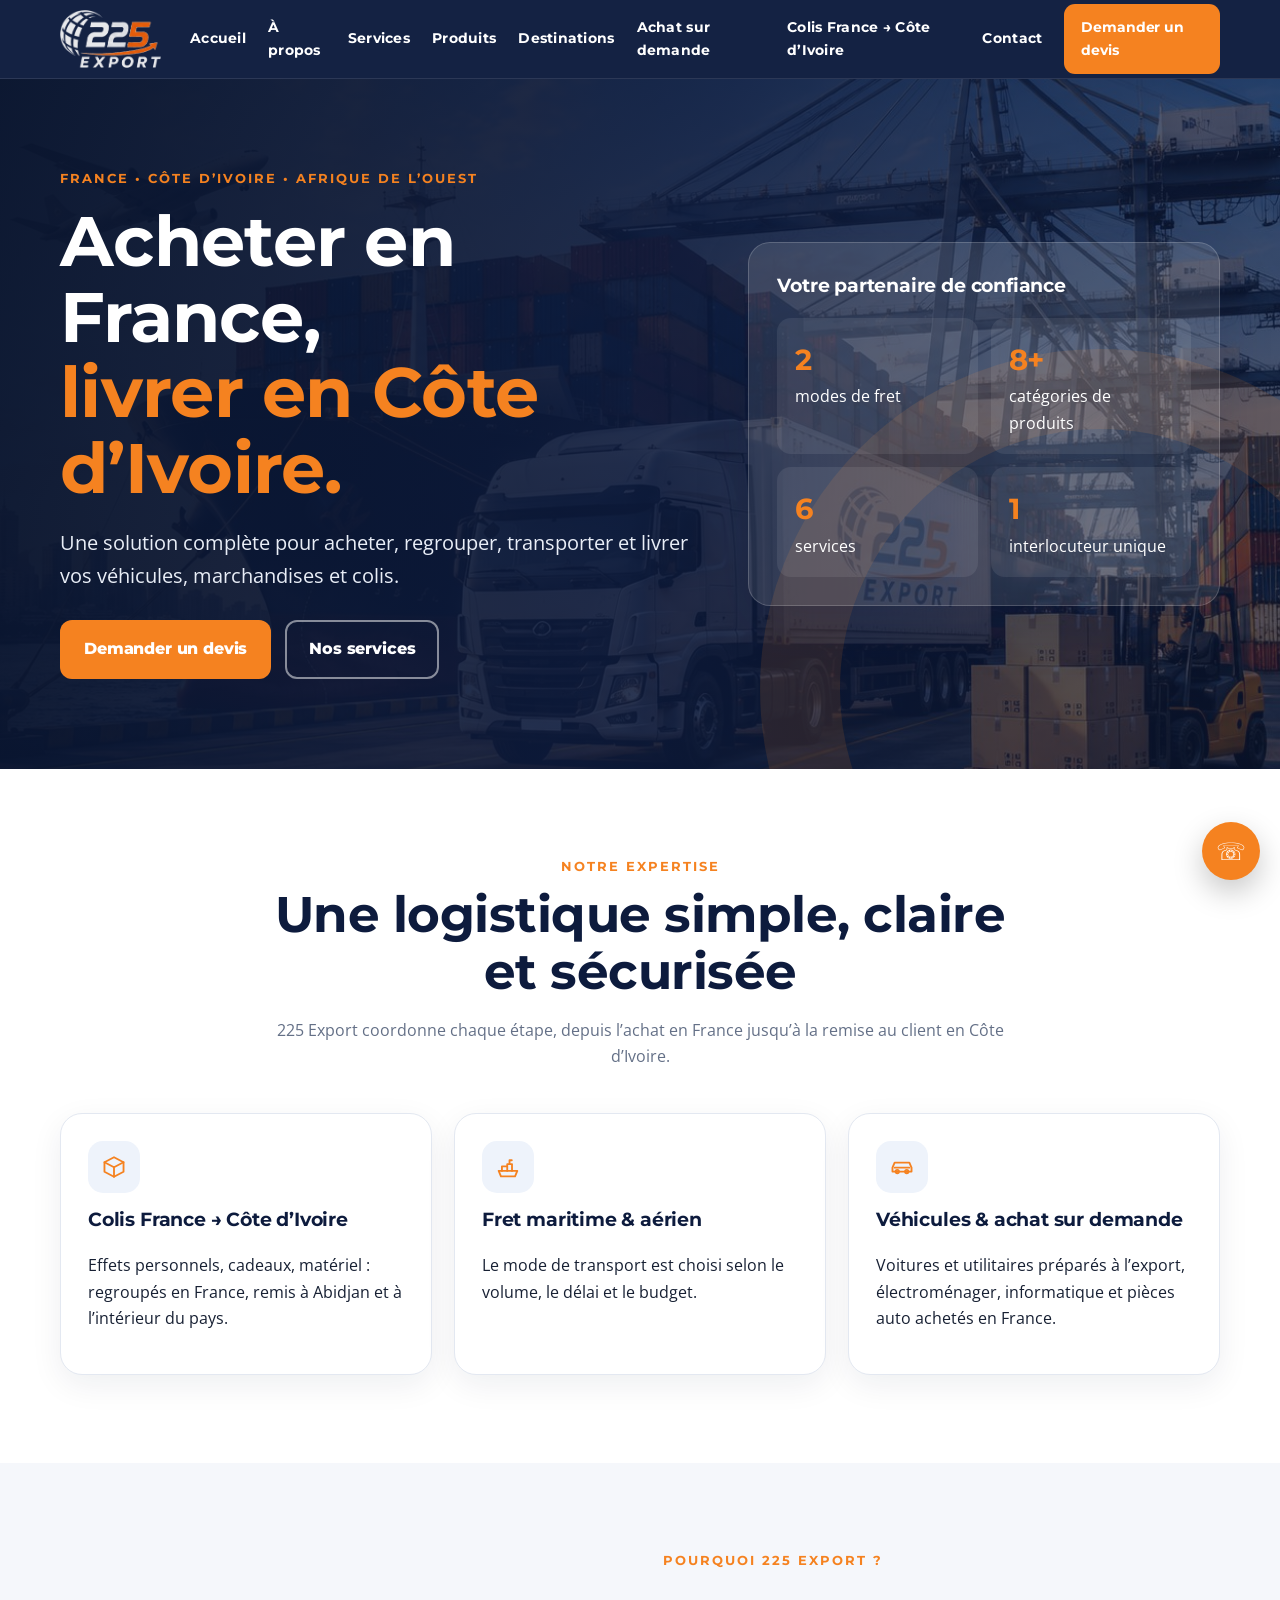
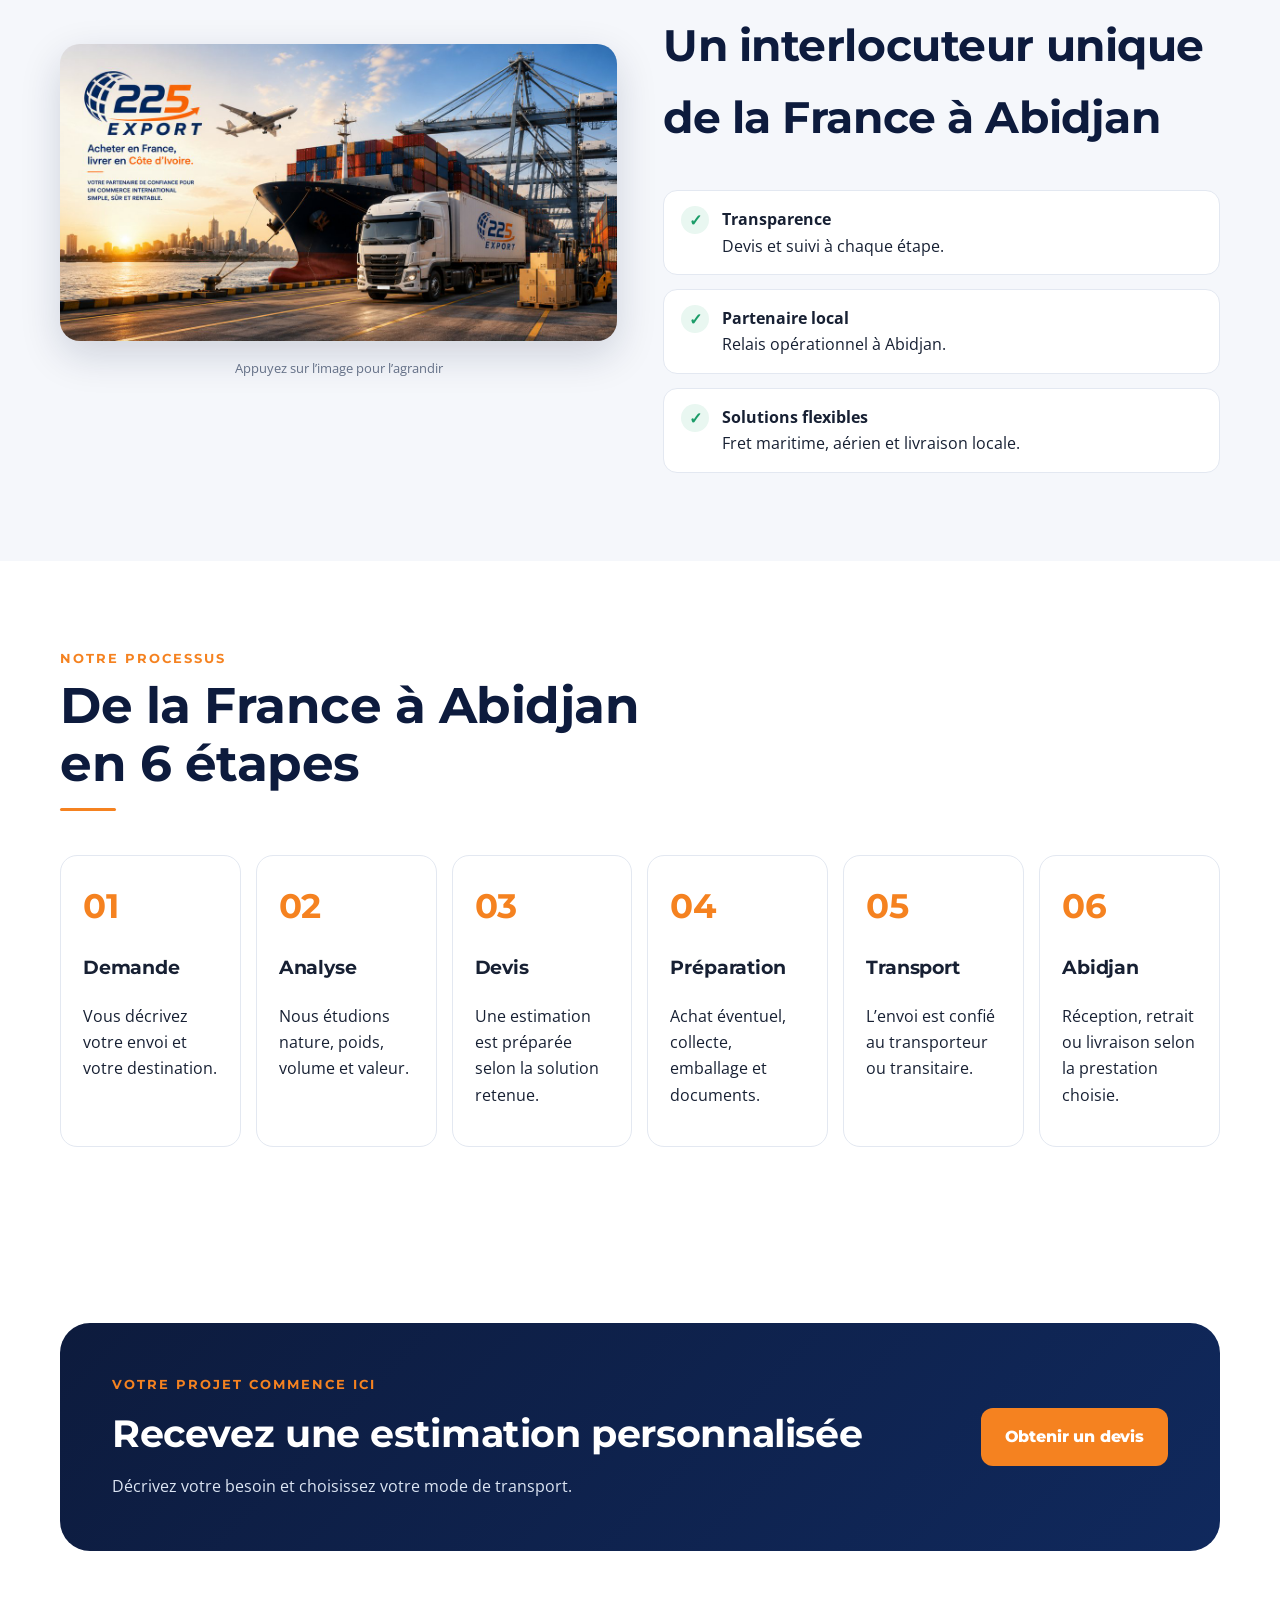
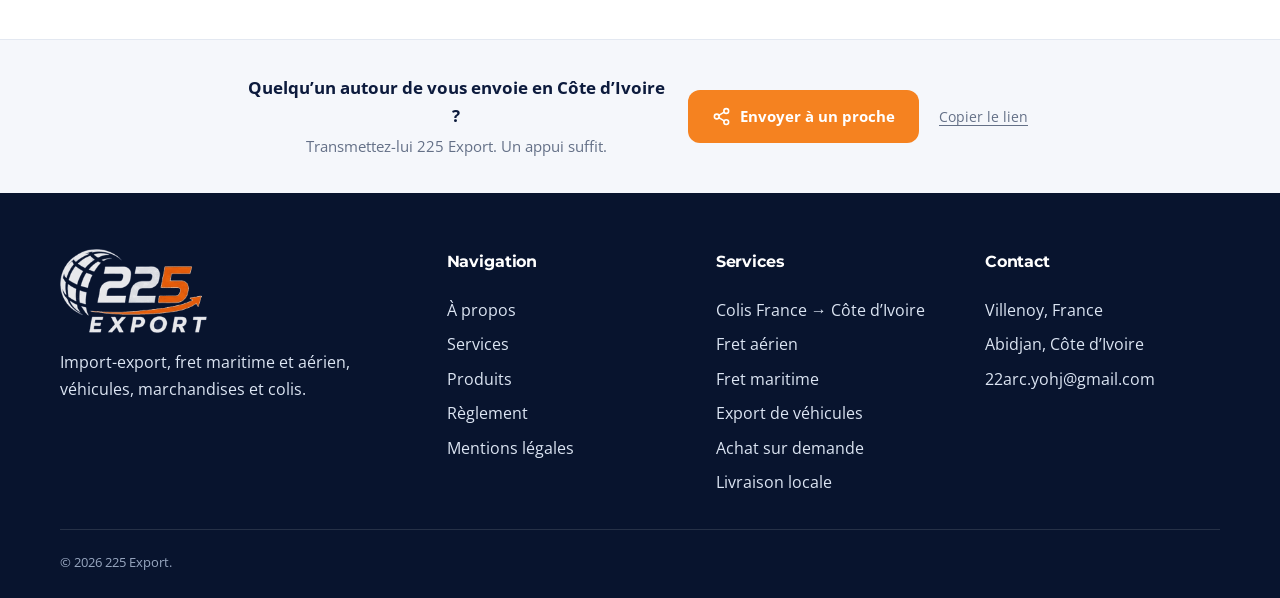
<file: index.html>
<!doctype html>
<html lang="fr"><head><meta charset="utf-8"><meta name="viewport" content="width=device-width,initial-scale=1">
<title>Accueil | 225 Export</title><meta name="description" content="225 Export, import-export France Côte d’Ivoire.">
<meta property="og:type" content="website"><meta property="og:site_name" content="225 Export"><meta property="og:locale" content="fr_FR"><meta property="og:title" content="Accueil | 225 Export"><meta property="og:description" content="225 Export, import-export France Côte d’Ivoire."><meta property="og:url" content="https://22arc-yohj.github.io/225-Export/index.html"><meta property="og:image" content="https://22arc-yohj.github.io/225-Export/assets/partage.jpg"><meta property="og:image:width" content="1200"><meta property="og:image:height" content="640"><meta name="twitter:card" content="summary_large_image">
<link rel="icon" href="assets/favicon.ico" sizes="any">
<link rel="apple-touch-icon" href="assets/apple-touch-icon.png">
<link rel="preconnect" href="https://fonts.googleapis.com">
<link rel="preconnect" href="https://fonts.gstatic.com" crossorigin>
<link href="https://fonts.googleapis.com/css2?family=Montserrat:wght@700&family=Open+Sans:wght@400;600;700&display=swap" rel="stylesheet">
<link rel="stylesheet" href="assets/style.css"></head><body>
<header>
<div class="container nav">
<a class="brand" href="index.html">
<div class="logo-mark">225</div>
<div class="brand-text"><strong>225 EXPORT</strong><small>Acheter en France, livrer en Côte d’Ivoire.</small></div>
</a>
<button class="menu-btn" aria-label="Ouvrir le menu">☰</button>
<nav class="navlinks">
<a href="index.html">Accueil</a>
<a href="a-propos.html">À propos</a>
<a href="services.html">Services</a>
<a href="produits.html">Produits</a>
<a href="destinations.html">Destinations</a>
<a href="achat-sur-demande.html">Achat sur demande</a>
<a href="colis-france-cote-ivoire.html">Colis France → Côte d’Ivoire</a>
<a href="contact.html">Contact</a>
<a class="nav-cta" href="devis.html">Demander un devis</a>
</nav>
</div>
</header>
<main>
<section class="hero"><div class="container hero-grid">
<div><div class="kicker">France • Côte d’Ivoire • Afrique de l’Ouest</div><h1>Acheter en France,<br><span>livrer en Côte d’Ivoire.</span></h1><p class="lead">Une solution complète pour acheter, regrouper, transporter et livrer vos véhicules, marchandises et colis.</p><div class="actions"><a class="btn btn-primary" href="devis.html">Demander un devis</a><a class="btn btn-outline" href="services.html">Nos services</a></div></div>
<div class="hero-panel"><h3>Votre partenaire de confiance</h3><div class="stats"><div class="stat"><strong>2</strong>modes de fret</div><div class="stat"><strong>8+</strong>catégories de produits</div><div class="stat"><strong>6</strong>services</div><div class="stat"><strong>1</strong>interlocuteur unique</div></div></div>
</div></section>
<section class="section"><div class="container"><div class="section-head"><div class="kicker">Notre expertise</div><h2>Une logistique simple, claire et sécurisée</h2><p>225 Export coordonne chaque étape, depuis l’achat en France jusqu’à la remise au client en Côte d’Ivoire.</p></div><div class="grid-3">
<div class="card"><div class="icon"><svg width="26" height="26" viewBox="0 0 24 24" fill="none" style="stroke:var(--orange)" stroke-width="1.7" stroke-linecap="round" stroke-linejoin="round" aria-hidden="true"><path d="M3.2 7.6 12 3l8.8 4.6v8.8L12 21l-8.8-4.6z"/><path d="M3.2 7.6 12 12.2l8.8-4.6M12 12.2V21"/></svg></div><h3>Colis France → Côte d’Ivoire</h3><p>Effets personnels, cadeaux, matériel : regroupés en France, remis à Abidjan et à l’intérieur du pays.</p></div>
<div class="card"><div class="icon"><svg width="26" height="26" viewBox="0 0 24 24" fill="none" style="stroke:var(--orange)" stroke-width="1.7" stroke-linecap="round" stroke-linejoin="round" aria-hidden="true"><path d="M3.4 15.6h17.2l-2.1 5H5.5z"/><path d="M6.4 15.6v-4.2h4.9v4.2M11.3 15.6V9.3h4.4v6.3"/><path d="M13.4 9.3V5.8h2.1"/></svg></div><h3>Fret maritime & aérien</h3><p>Le mode de transport est choisi selon le volume, le délai et le budget.</p></div>
<div class="card"><div class="icon"><svg width="26" height="26" viewBox="0 0 24 24" fill="none" style="stroke:var(--orange)" stroke-width="1.7" stroke-linecap="round" stroke-linejoin="round" aria-hidden="true"><path d="M3.2 16.2v-3.6l2-4.6h13.6l2 4.6v3.6z"/><path d="M5.2 12.6h13.6"/><circle cx="7.6" cy="16.2" r="1.6"/><circle cx="16.4" cy="16.2" r="1.6"/></svg></div><h3>Véhicules & achat sur demande</h3><p>Voitures et utilitaires préparés à l’export, électroménager, informatique et pièces auto achetés en France.</p></div>
</div></div></section>
<section class="section alt"><div class="container split"><div class="zoom-lot"><img class="zoomable" src="assets/visuel-port.jpg" alt="Porte-conteneurs, camion et avion au port — 225 Export, acheter en France, livrer en Côte d’Ivoire"><p class="zoom-aide">Appuyez sur l’image pour l’agrandir</p></div><div><div class="kicker">Pourquoi 225 Export ?</div><h2 style="color:var(--navy);font-size:44px">Un interlocuteur unique de la France à Abidjan</h2><div class="checks"><div class="check"><span>✓</span><div><b>Transparence</b><br>Devis et suivi à chaque étape.</div></div><div class="check"><span>✓</span><div><b>Partenaire local</b><br>Relais opérationnel à Abidjan.</div></div><div class="check"><span>✓</span><div><b>Solutions flexibles</b><br>Fret maritime, aérien et livraison locale.</div></div></div></div></div></section>
<section class="section"><div class="container"><div class="section-head gauche"><div class="kicker">Notre processus</div><h2>De la France à Abidjan en 6 étapes</h2></div><div class="process" style="grid-template-columns:repeat(auto-fit,minmax(170px,1fr))">
<div class="step"><strong>01</strong><h3>Demande</h3><p>Vous décrivez votre envoi et votre destination.</p></div><div class="step"><strong>02</strong><h3>Analyse</h3><p>Nous étudions nature, poids, volume et valeur.</p></div><div class="step"><strong>03</strong><h3>Devis</h3><p>Une estimation est préparée selon la solution retenue.</p></div><div class="step"><strong>04</strong><h3>Préparation</h3><p>Achat éventuel, collecte, emballage et documents.</p></div><div class="step"><strong>05</strong><h3>Transport</h3><p>L’envoi est confié au transporteur ou transitaire.</p></div><div class="step"><strong>06</strong><h3>Abidjan</h3><p>Réception, retrait ou livraison selon la prestation choisie.</p></div>
</div></div></section>
<section class="section"><div class="container"><div class="band"><div><div class="kicker">Votre projet commence ici</div><h2 style="font-size:38px;margin:7px 0">Recevez une estimation personnalisée</h2><p style="margin:0;color:#DCE5F3">Décrivez votre besoin et choisissez votre mode de transport.</p></div><a class="btn btn-primary" href="devis.html">Obtenir un devis</a></div></div></section>
</main>
<a class="floating" href="contact.html" aria-label="Nous contacter">☏</a>
<footer>
<div class="container">
<div class="footer-grid">
<div><div class="brand"><div class="logo-mark">225</div><div class="brand-text"><strong>225 EXPORT</strong><small>Acheter en France, livrer en Côte d’Ivoire.</small></div></div><p>Import-export, fret maritime et aérien, véhicules, marchandises et colis.</p></div>
<div><h4>Navigation</h4><ul><li><a href="a-propos.html">À propos</a></li><li><a href="services.html">Services</a></li><li><a href="produits.html">Produits</a></li><li><a href="reglement.html">Règlement</a></li><li><a href="mentions-legales.html">Mentions légales</a></li></ul></div>
<div><h4>Services</h4><ul><li><a href="colis-france-cote-ivoire.html">Colis France → Côte d’Ivoire</a></li><li>Fret aérien</li><li>Fret maritime</li><li>Export de véhicules</li><li><a href="achat-sur-demande.html">Achat sur demande</a></li><li>Livraison locale</li></ul></div>
<div><h4>Contact</h4><ul><li>Villenoy, France</li><li>Abidjan, Côte d’Ivoire</li><li>22arc.yohj@gmail.com</li></ul></div>
</div>
<div class="copyright">© 2026 225 Export.</div>
</div>
</footer>
<script src="assets/site.js"></script>
<script src="assets/zoom.js" defer></script>
<script src="assets/partage.js" defer></script>
</body></html>
</file>
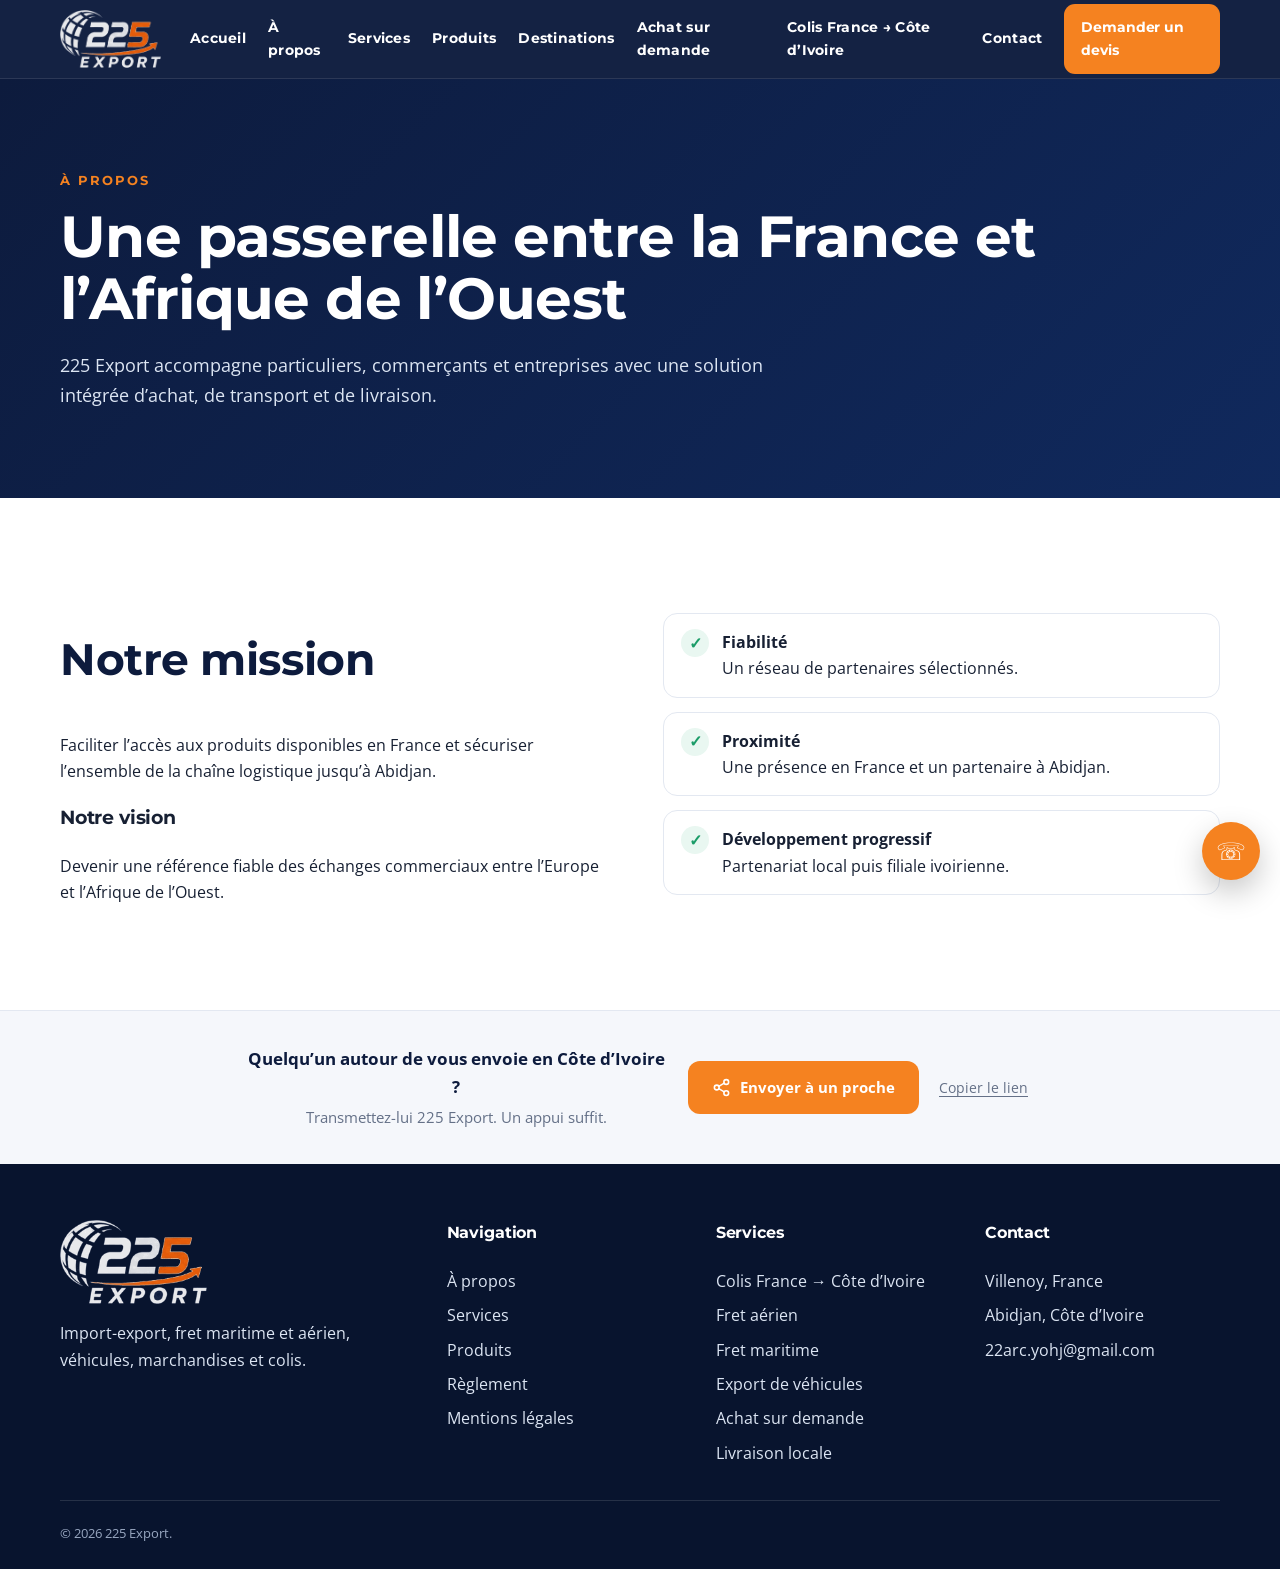
<file: a-propos.html>
<!doctype html>
<html lang="fr"><head><meta charset="utf-8"><meta name="viewport" content="width=device-width,initial-scale=1">
<title>À propos | 225 Export</title><meta name="description" content="Découvrez la mission et la vision de 225 Export.">
<meta property="og:type" content="website"><meta property="og:site_name" content="225 Export"><meta property="og:locale" content="fr_FR"><meta property="og:title" content="À propos | 225 Export"><meta property="og:description" content="Découvrez la mission et la vision de 225 Export."><meta property="og:url" content="https://22arc-yohj.github.io/225-Export/a-propos.html"><meta property="og:image" content="https://22arc-yohj.github.io/225-Export/assets/partage.jpg"><meta property="og:image:width" content="1200"><meta property="og:image:height" content="640"><meta name="twitter:card" content="summary_large_image">
<link rel="icon" href="assets/favicon.ico" sizes="any">
<link rel="apple-touch-icon" href="assets/apple-touch-icon.png">
<link rel="preconnect" href="https://fonts.googleapis.com">
<link rel="preconnect" href="https://fonts.gstatic.com" crossorigin>
<link href="https://fonts.googleapis.com/css2?family=Montserrat:wght@700&family=Open+Sans:wght@400;600;700&display=swap" rel="stylesheet">
<link rel="stylesheet" href="assets/style.css"></head><body>
<header>
<div class="container nav">
<a class="brand" href="index.html">
<div class="logo-mark">225</div>
<div class="brand-text"><strong>225 EXPORT</strong><small>Acheter en France, livrer en Côte d’Ivoire.</small></div>
</a>
<button class="menu-btn" aria-label="Ouvrir le menu">☰</button>
<nav class="navlinks">
<a href="index.html">Accueil</a>
<a href="a-propos.html">À propos</a>
<a href="services.html">Services</a>
<a href="produits.html">Produits</a>
<a href="destinations.html">Destinations</a>
<a href="achat-sur-demande.html">Achat sur demande</a>
<a href="colis-france-cote-ivoire.html">Colis France → Côte d’Ivoire</a>
<a href="contact.html">Contact</a>
<a class="nav-cta" href="devis.html">Demander un devis</a>
</nav>
</div>
</header>
<main><section class="page-hero"><div class="container"><div class="kicker">À propos</div><h1>Une passerelle entre la France et l’Afrique de l’Ouest</h1><p>225 Export accompagne particuliers, commerçants et entreprises avec une solution intégrée d’achat, de transport et de livraison.</p></div></section>

<section class="section"><div class="container split"><div><h2 style="color:var(--navy);font-size:44px">Notre mission</h2><p>Faciliter l’accès aux produits disponibles en France et sécuriser l’ensemble de la chaîne logistique jusqu’à Abidjan.</p><h3>Notre vision</h3><p>Devenir une référence fiable des échanges commerciaux entre l’Europe et l’Afrique de l’Ouest.</p></div><div class="checks"><div class="check"><span>✓</span><div><b>Fiabilité</b><br>Un réseau de partenaires sélectionnés.</div></div><div class="check"><span>✓</span><div><b>Proximité</b><br>Une présence en France et un partenaire à Abidjan.</div></div><div class="check"><span>✓</span><div><b>Développement progressif</b><br>Partenariat local puis filiale ivoirienne.</div></div></div></div></section></main>
<a class="floating" href="contact.html" aria-label="Nous contacter">☏</a>
<footer>
<div class="container">
<div class="footer-grid">
<div><div class="brand"><div class="logo-mark">225</div><div class="brand-text"><strong>225 EXPORT</strong><small>Acheter en France, livrer en Côte d’Ivoire.</small></div></div><p>Import-export, fret maritime et aérien, véhicules, marchandises et colis.</p></div>
<div><h4>Navigation</h4><ul><li><a href="a-propos.html">À propos</a></li><li><a href="services.html">Services</a></li><li><a href="produits.html">Produits</a></li><li><a href="reglement.html">Règlement</a></li><li><a href="mentions-legales.html">Mentions légales</a></li></ul></div>
<div><h4>Services</h4><ul><li><a href="colis-france-cote-ivoire.html">Colis France → Côte d’Ivoire</a></li><li>Fret aérien</li><li>Fret maritime</li><li>Export de véhicules</li><li><a href="achat-sur-demande.html">Achat sur demande</a></li><li>Livraison locale</li></ul></div>
<div><h4>Contact</h4><ul><li>Villenoy, France</li><li>Abidjan, Côte d’Ivoire</li><li>22arc.yohj@gmail.com</li></ul></div>
</div>
<div class="copyright">© 2026 225 Export.</div>
</div>
</footer>
<script src="assets/site.js"></script>
<script src="assets/partage.js" defer></script>
</body></html>
</file>
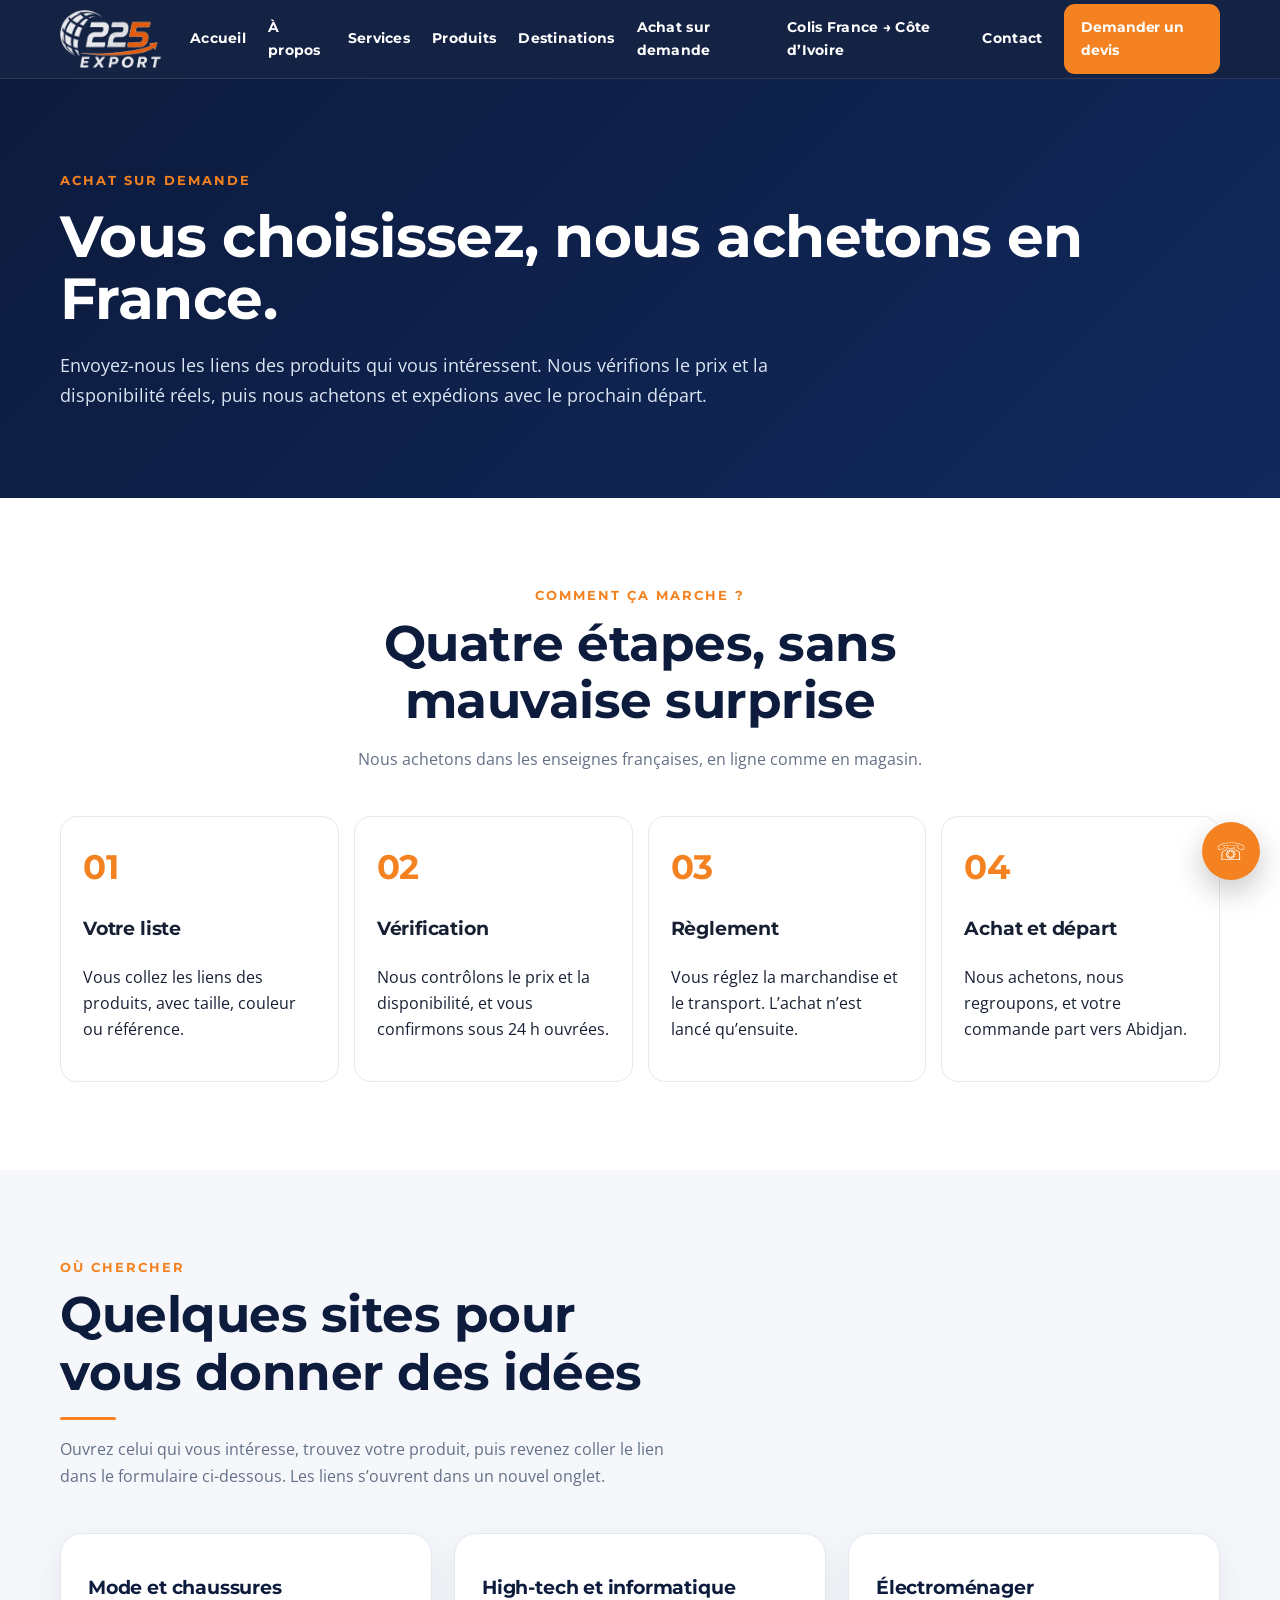
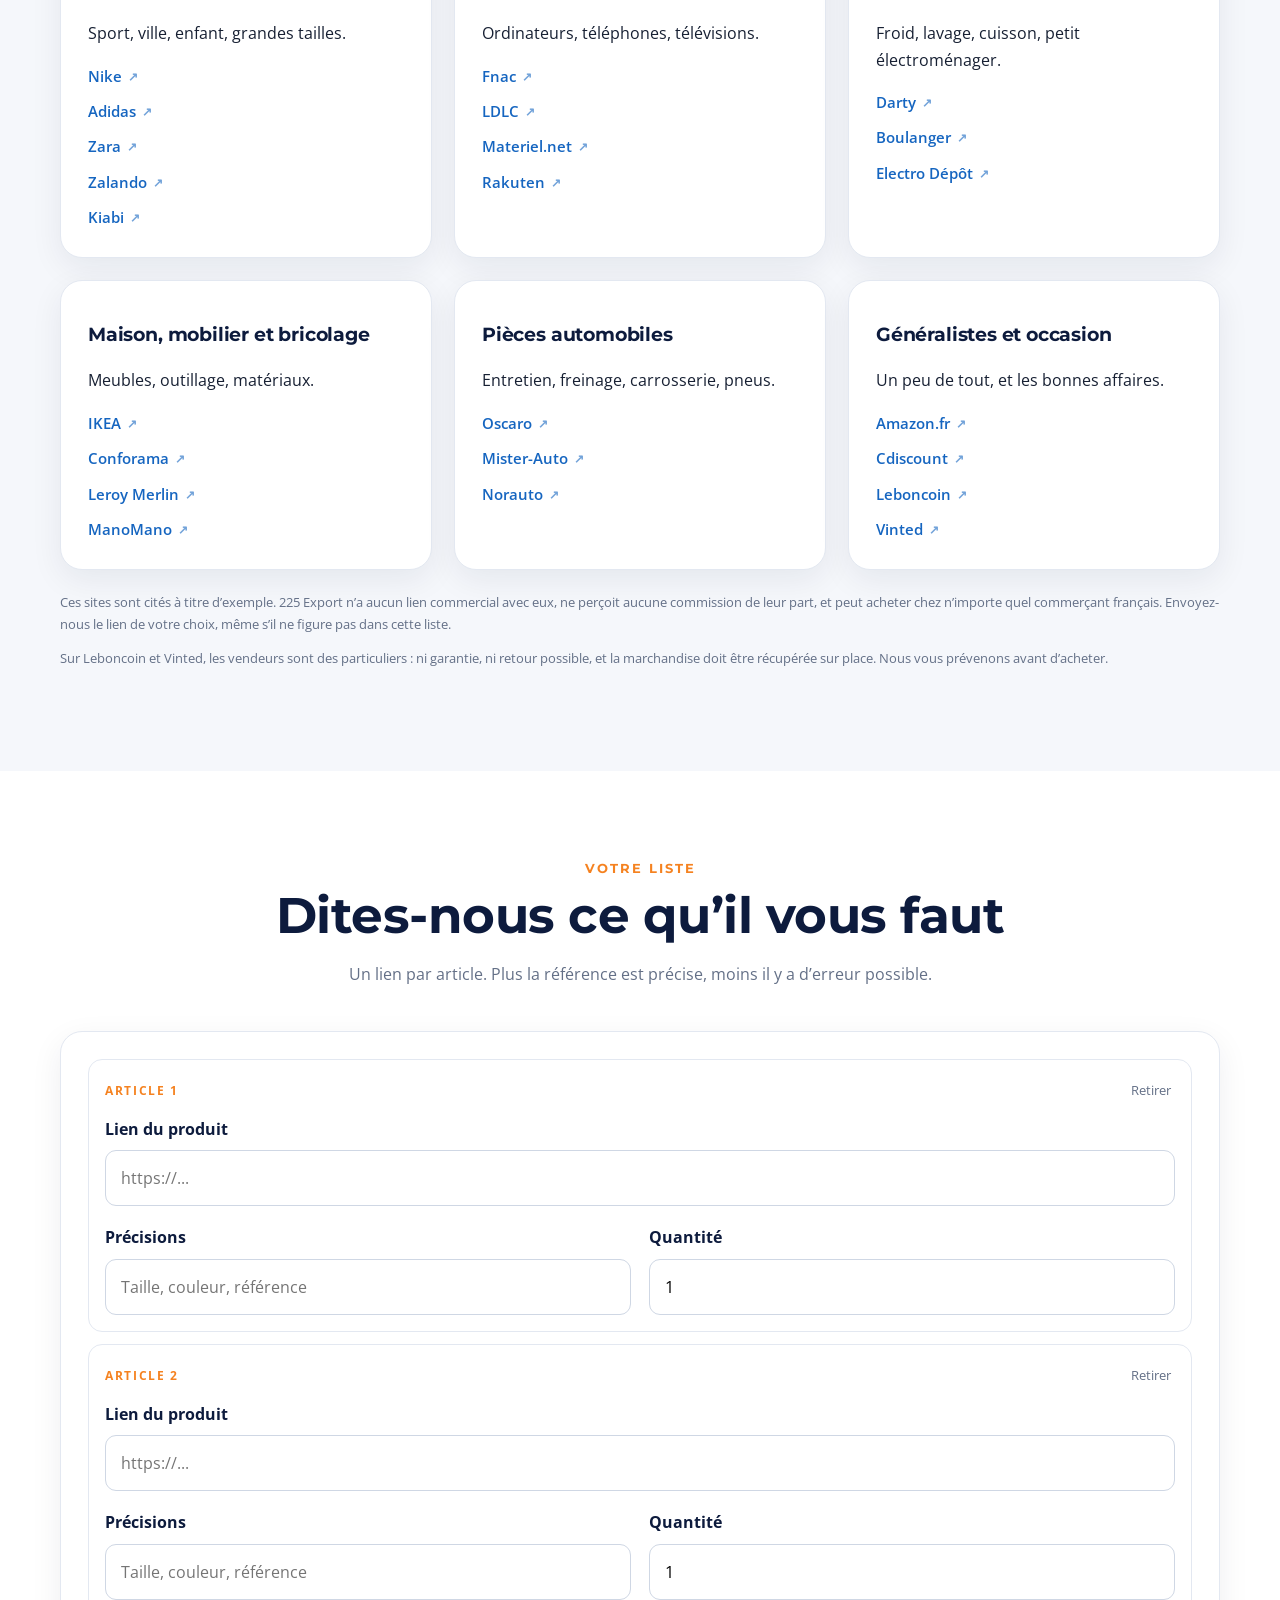
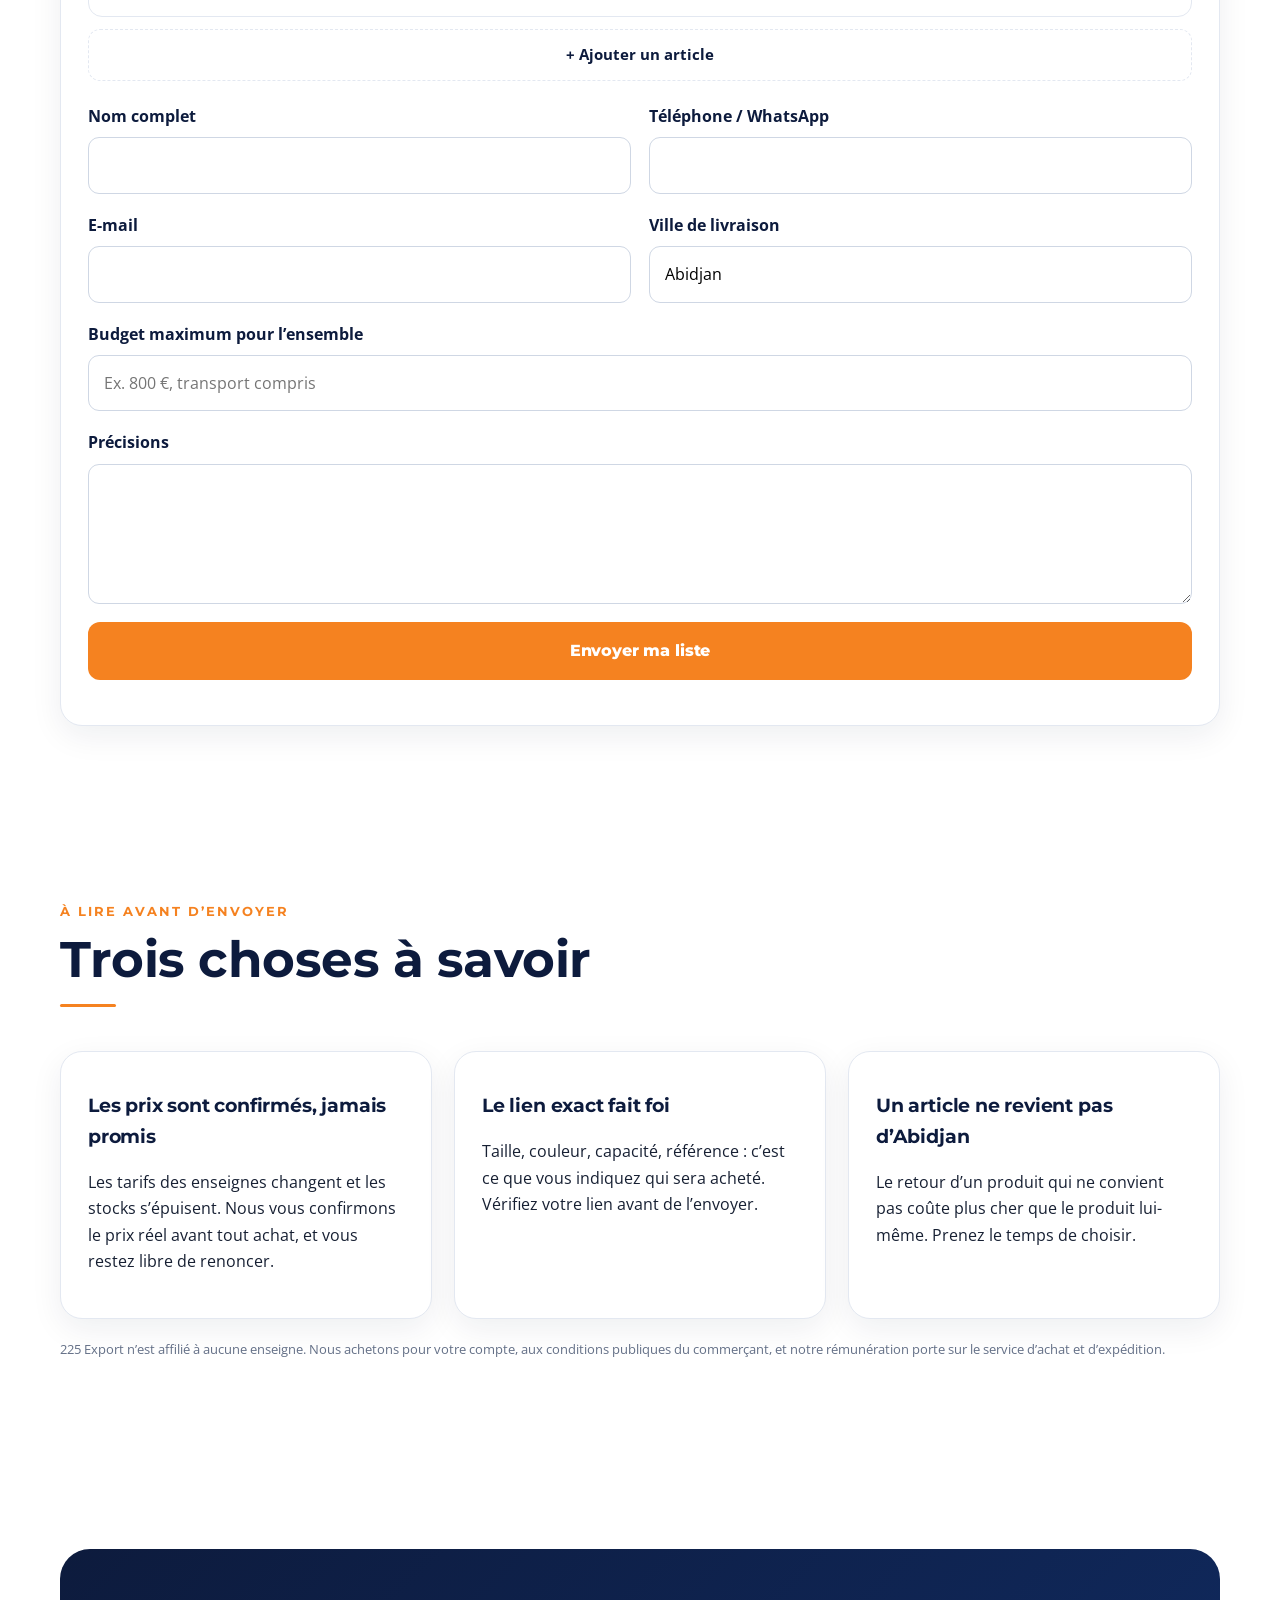
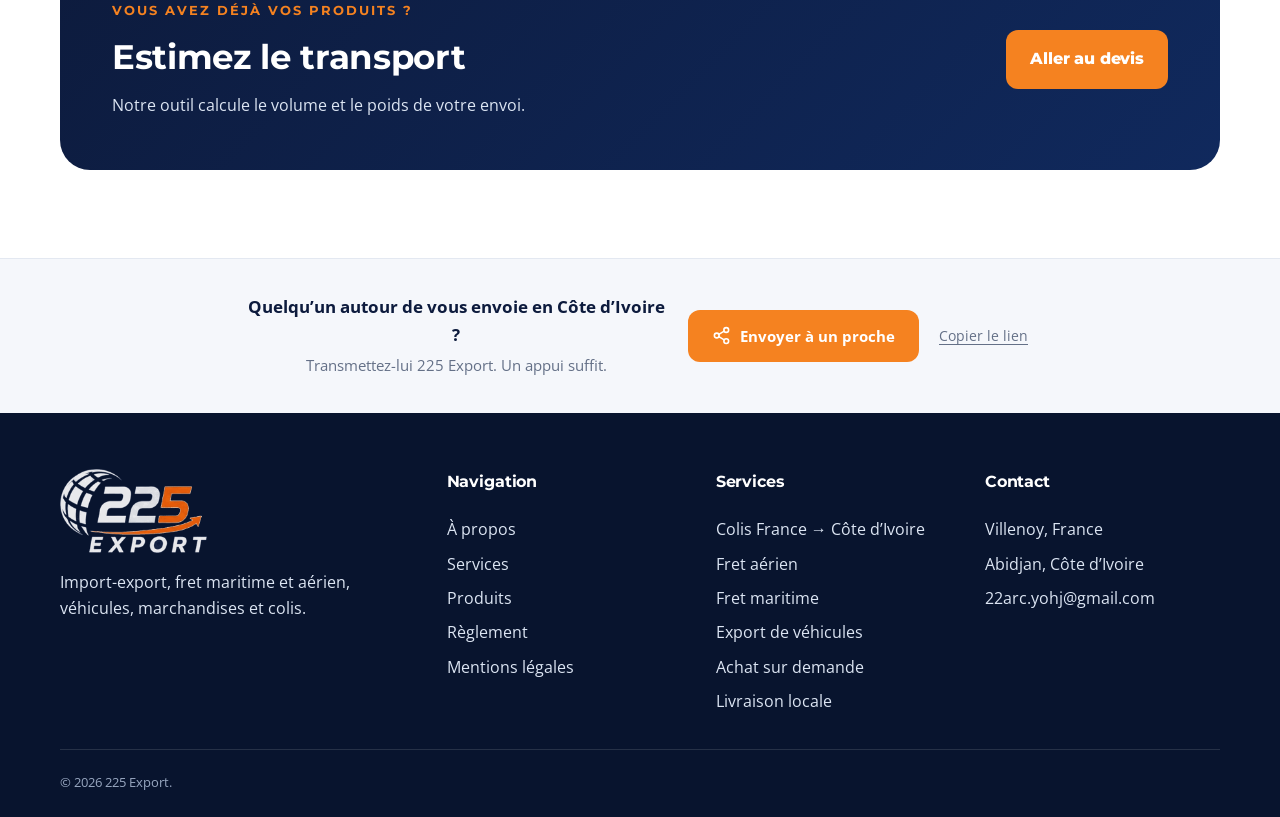
<file: achat-sur-demande.html>
<!doctype html>
<html lang="fr"><head><meta charset="utf-8"><meta name="viewport" content="width=device-width,initial-scale=1">
<title>Achat sur demande | 225 Export</title><meta name="description" content="Vous choisissez vos produits en France, 225 Export les achète et vous les livre en Côte d’Ivoire.">
<meta property="og:type" content="website"><meta property="og:site_name" content="225 Export"><meta property="og:locale" content="fr_FR"><meta property="og:title" content="Achat sur demande | 225 Export"><meta property="og:description" content="Vous choisissez vos produits en France, 225 Export les achète et vous les livre en Côte d’Ivoire."><meta property="og:url" content="https://22arc-yohj.github.io/225-Export/achat-sur-demande.html"><meta property="og:image" content="https://22arc-yohj.github.io/225-Export/assets/partage.jpg"><meta property="og:image:width" content="1200"><meta property="og:image:height" content="640"><meta name="twitter:card" content="summary_large_image">
<link rel="icon" href="assets/favicon.ico" sizes="any">
<link rel="apple-touch-icon" href="assets/apple-touch-icon.png">
<link rel="preconnect" href="https://fonts.googleapis.com">
<link rel="preconnect" href="https://fonts.gstatic.com" crossorigin>
<link href="https://fonts.googleapis.com/css2?family=Montserrat:wght@700&family=Open+Sans:wght@400;600;700&display=swap" rel="stylesheet">
<link rel="stylesheet" href="assets/style.css">
<style>
.boutiques-liste{list-style:none;padding:0;margin:10px 0 0;display:grid;gap:9px}
.boutiques-liste a{color:var(--blue);font-size:14.5px;font-weight:600;display:inline-flex;align-items:center;gap:6px}
.boutiques-liste a:hover{color:var(--orange);text-decoration:underline;text-underline-offset:3px}
.boutiques-liste a::after{content:"\2197";font-size:12px;opacity:.6}
</style>
</head><body>
<header>
<div class="container nav">
<a class="brand" href="index.html">
<div class="logo-mark">225</div>
<div class="brand-text"><strong>225 EXPORT</strong><small>Acheter en France, livrer en Côte d’Ivoire.</small></div>
</a>
<button class="menu-btn" aria-label="Ouvrir le menu">☰</button>
<nav class="navlinks">
<a href="index.html">Accueil</a>
<a href="a-propos.html">À propos</a>
<a href="services.html">Services</a>
<a href="produits.html">Produits</a>
<a href="destinations.html">Destinations</a>
<a href="achat-sur-demande.html">Achat sur demande</a>
<a href="colis-france-cote-ivoire.html">Colis France → Côte d’Ivoire</a>
<a href="contact.html">Contact</a>
<a class="nav-cta" href="devis.html">Demander un devis</a>
</nav>
</div>
</header>
<main>
<section class="page-hero"><div class="container">
<div class="kicker">Achat sur demande</div>
<h1>Vous choisissez, nous achetons en France.</h1>
<p>Envoyez-nous les liens des produits qui vous intéressent. Nous vérifions le prix et la disponibilité réels, puis nous achetons et expédions avec le prochain départ.</p>
</div></section>

<section class="section"><div class="container">
<div class="section-head">
<div class="kicker">Comment ça marche ?</div>
<h2>Quatre étapes, sans mauvaise surprise</h2>
<p>Nous achetons dans les enseignes françaises, en ligne comme en magasin.</p>
</div>
<div class="process" style="grid-template-columns:repeat(auto-fit,minmax(200px,1fr))">
<div class="step"><strong>01</strong><h3>Votre liste</h3><p>Vous collez les liens des produits, avec taille, couleur ou référence.</p></div>
<div class="step"><strong>02</strong><h3>Vérification</h3><p>Nous contrôlons le prix et la disponibilité, et vous confirmons sous 24 h ouvrées.</p></div>
<div class="step"><strong>03</strong><h3>Règlement</h3><p>Vous réglez la marchandise et le transport. L’achat n’est lancé qu’ensuite.</p></div>
<div class="step"><strong>04</strong><h3>Achat et départ</h3><p>Nous achetons, nous regroupons, et votre commande part vers Abidjan.</p></div>
</div>
</div></section>


<section class="section alt"><div class="container">
<div class="section-head gauche">
<div class="kicker">Où chercher</div>
<h2>Quelques sites pour vous donner des idées</h2>
<p>Ouvrez celui qui vous intéresse, trouvez votre produit, puis revenez coller le lien dans le formulaire ci-dessous. Les liens s’ouvrent dans un nouvel onglet.</p>
</div>
<div class="grid-3">
<div class="card"><h3>Mode et chaussures</h3><p>Sport, ville, enfant, grandes tailles.</p><ul class="boutiques-liste"><li><a href="https://www.nike.com/fr/" target="_blank" rel="noopener nofollow">Nike</a></li><li><a href="https://www.adidas.fr/" target="_blank" rel="noopener nofollow">Adidas</a></li><li><a href="https://www.zara.com/fr/" target="_blank" rel="noopener nofollow">Zara</a></li><li><a href="https://www.zalando.fr/" target="_blank" rel="noopener nofollow">Zalando</a></li><li><a href="https://www.kiabi.com/" target="_blank" rel="noopener nofollow">Kiabi</a></li></ul></div>
<div class="card"><h3>High-tech et informatique</h3><p>Ordinateurs, téléphones, télévisions.</p><ul class="boutiques-liste"><li><a href="https://www.fnac.com/" target="_blank" rel="noopener nofollow">Fnac</a></li><li><a href="https://www.ldlc.com/" target="_blank" rel="noopener nofollow">LDLC</a></li><li><a href="https://www.materiel.net/" target="_blank" rel="noopener nofollow">Materiel.net</a></li><li><a href="https://fr.shopping.rakuten.com/" target="_blank" rel="noopener nofollow">Rakuten</a></li></ul></div>
<div class="card"><h3>Électroménager</h3><p>Froid, lavage, cuisson, petit électroménager.</p><ul class="boutiques-liste"><li><a href="https://www.darty.com/" target="_blank" rel="noopener nofollow">Darty</a></li><li><a href="https://www.boulanger.com/" target="_blank" rel="noopener nofollow">Boulanger</a></li><li><a href="https://www.electrodepot.fr/" target="_blank" rel="noopener nofollow">Electro Dépôt</a></li></ul></div>
<div class="card"><h3>Maison, mobilier et bricolage</h3><p>Meubles, outillage, matériaux.</p><ul class="boutiques-liste"><li><a href="https://www.ikea.com/fr/fr/" target="_blank" rel="noopener nofollow">IKEA</a></li><li><a href="https://www.conforama.fr/" target="_blank" rel="noopener nofollow">Conforama</a></li><li><a href="https://www.leroymerlin.fr/" target="_blank" rel="noopener nofollow">Leroy Merlin</a></li><li><a href="https://www.manomano.fr/" target="_blank" rel="noopener nofollow">ManoMano</a></li></ul></div>
<div class="card"><h3>Pièces automobiles</h3><p>Entretien, freinage, carrosserie, pneus.</p><ul class="boutiques-liste"><li><a href="https://www.oscaro.com/" target="_blank" rel="noopener nofollow">Oscaro</a></li><li><a href="https://www.mister-auto.com/" target="_blank" rel="noopener nofollow">Mister-Auto</a></li><li><a href="https://www.norauto.fr/" target="_blank" rel="noopener nofollow">Norauto</a></li></ul></div>
<div class="card"><h3>Généralistes et occasion</h3><p>Un peu de tout, et les bonnes affaires.</p><ul class="boutiques-liste"><li><a href="https://www.amazon.fr/" target="_blank" rel="noopener nofollow">Amazon.fr</a></li><li><a href="https://www.cdiscount.com/" target="_blank" rel="noopener nofollow">Cdiscount</a></li><li><a href="https://www.leboncoin.fr/" target="_blank" rel="noopener nofollow">Leboncoin</a></li><li><a href="https://www.vinted.fr/" target="_blank" rel="noopener nofollow">Vinted</a></li></ul></div>
</div>
<p class="notice" style="margin-top:22px">Ces sites sont cités à titre d’exemple. 225 Export n’a aucun lien commercial avec eux, ne perçoit aucune commission de leur part, et peut acheter chez n’importe quel commerçant français. Envoyez-nous le lien de votre choix, même s’il ne figure pas dans cette liste.</p>
<p class="notice">Sur Leboncoin et Vinted, les vendeurs sont des particuliers : ni garantie, ni retour possible, et la marchandise doit être récupérée sur place. Nous vous prévenons avant d’acheter.</p>
</div></section>

<section class="section"><div class="container">
<div class="section-head">
<div class="kicker">Votre liste</div>
<h2>Dites-nous ce qu’il vous faut</h2>
<p>Un lien par article. Plus la référence est précise, moins il y a d’erreur possible.</p>
</div>

<form class="card" id="achat-form" action="https://formsubmit.co/798822cc7f194814a7871ce15e0956b4" method="POST">
<input type="hidden" name="_subject" value="Nouvelle liste d’achat — 225 Export">
<input type="hidden" name="_template" value="table">
<input type="hidden" name="_captcha" value="false">
<input type="hidden" name="_next" value="https://22arc-yohj.github.io/225-Export/merci.html">
<input type="hidden" name="Liste des articles" value="">
<input type="text" name="_honey" style="display:none" tabindex="-1" autocomplete="off">

<div id="articles"></div>

<div class="form-grid" style="margin-top:22px">
<div class="field"><label for="a-nom">Nom complet</label><input id="a-nom" name="Nom complet" required></div>
<div class="field"><label for="a-tel">Téléphone / WhatsApp</label><input id="a-tel" name="Téléphone" type="tel" required></div>
<div class="field"><label for="a-email">E-mail</label><input id="a-email" name="email" type="email" required></div>
<div class="field"><label for="a-ville">Ville de livraison</label><input id="a-ville" name="Ville de livraison" value="Abidjan" required></div>
<div class="field full"><label for="a-budget">Budget maximum pour l’ensemble</label><input id="a-budget" name="Budget maximum" placeholder="Ex. 800 €, transport compris"></div>
<div class="field full"><label for="a-msg">Précisions</label><textarea id="a-msg" name="Précisions"></textarea></div>
<div class="field full">
<button class="btn btn-primary" type="submit">Envoyer ma liste</button>
<div id="form-message" class="notice"></div>
</div>
</div>
</form>
</div></section>

<section class="section"><div class="container">
<div class="section-head gauche">
<div class="kicker">À lire avant d’envoyer</div>
<h2>Trois choses à savoir</h2>
</div>
<div class="grid-3">
<div class="card"><h3>Les prix sont confirmés, jamais promis</h3><p>Les tarifs des enseignes changent et les stocks s’épuisent. Nous vous confirmons le prix réel avant tout achat, et vous restez libre de renoncer.</p></div>
<div class="card"><h3>Le lien exact fait foi</h3><p>Taille, couleur, capacité, référence : c’est ce que vous indiquez qui sera acheté. Vérifiez votre lien avant de l’envoyer.</p></div>
<div class="card"><h3>Un article ne revient pas d’Abidjan</h3><p>Le retour d’un produit qui ne convient pas coûte plus cher que le produit lui-même. Prenez le temps de choisir.</p></div>
</div>
<p class="notice" style="margin-top:20px">225 Export n’est affilié à aucune enseigne. Nous achetons pour votre compte, aux conditions publiques du commerçant, et notre rémunération porte sur le service d’achat et d’expédition.</p>
</div></section>

<section class="section"><div class="container"><div class="band">
<div>
<div class="kicker">Vous avez déjà vos produits ?</div>
<h2 style="font-size:clamp(24px,5vw,34px);margin:7px 0">Estimez le transport</h2>
<p style="margin:0;color:#DCE5F3">Notre outil calcule le volume et le poids de votre envoi.</p>
</div>
<a class="btn btn-primary" href="devis.html">Aller au devis</a>
</div></div></section>
</main>
<a class="floating" href="contact.html" aria-label="Nous contacter">☏</a>
<footer>
<div class="container">
<div class="footer-grid">
<div><div class="brand"><div class="logo-mark">225</div><div class="brand-text"><strong>225 EXPORT</strong><small>Acheter en France, livrer en Côte d’Ivoire.</small></div></div><p>Import-export, fret maritime et aérien, véhicules, marchandises et colis.</p></div>
<div><h4>Navigation</h4><ul><li><a href="a-propos.html">À propos</a></li><li><a href="services.html">Services</a></li><li><a href="produits.html">Produits</a></li><li><a href="reglement.html">Règlement</a></li><li><a href="mentions-legales.html">Mentions légales</a></li></ul></div>
<div><h4>Services</h4><ul><li><a href="colis-france-cote-ivoire.html">Colis France → Côte d’Ivoire</a></li><li>Fret aérien</li><li>Fret maritime</li><li>Export de véhicules</li><li><a href="achat-sur-demande.html">Achat sur demande</a></li><li>Livraison locale</li></ul></div>
<div><h4>Contact</h4><ul><li>Villenoy, France</li><li>Abidjan, Côte d’Ivoire</li><li>22arc.yohj@gmail.com</li></ul></div>
</div>
<div class="copyright">© 2026 225 Export.</div>
</div>
</footer>
<script src="assets/site.js"></script>
<script src="assets/partage.js" defer></script>
<script src="assets/achat.js" defer></script>
</body></html>
</file>
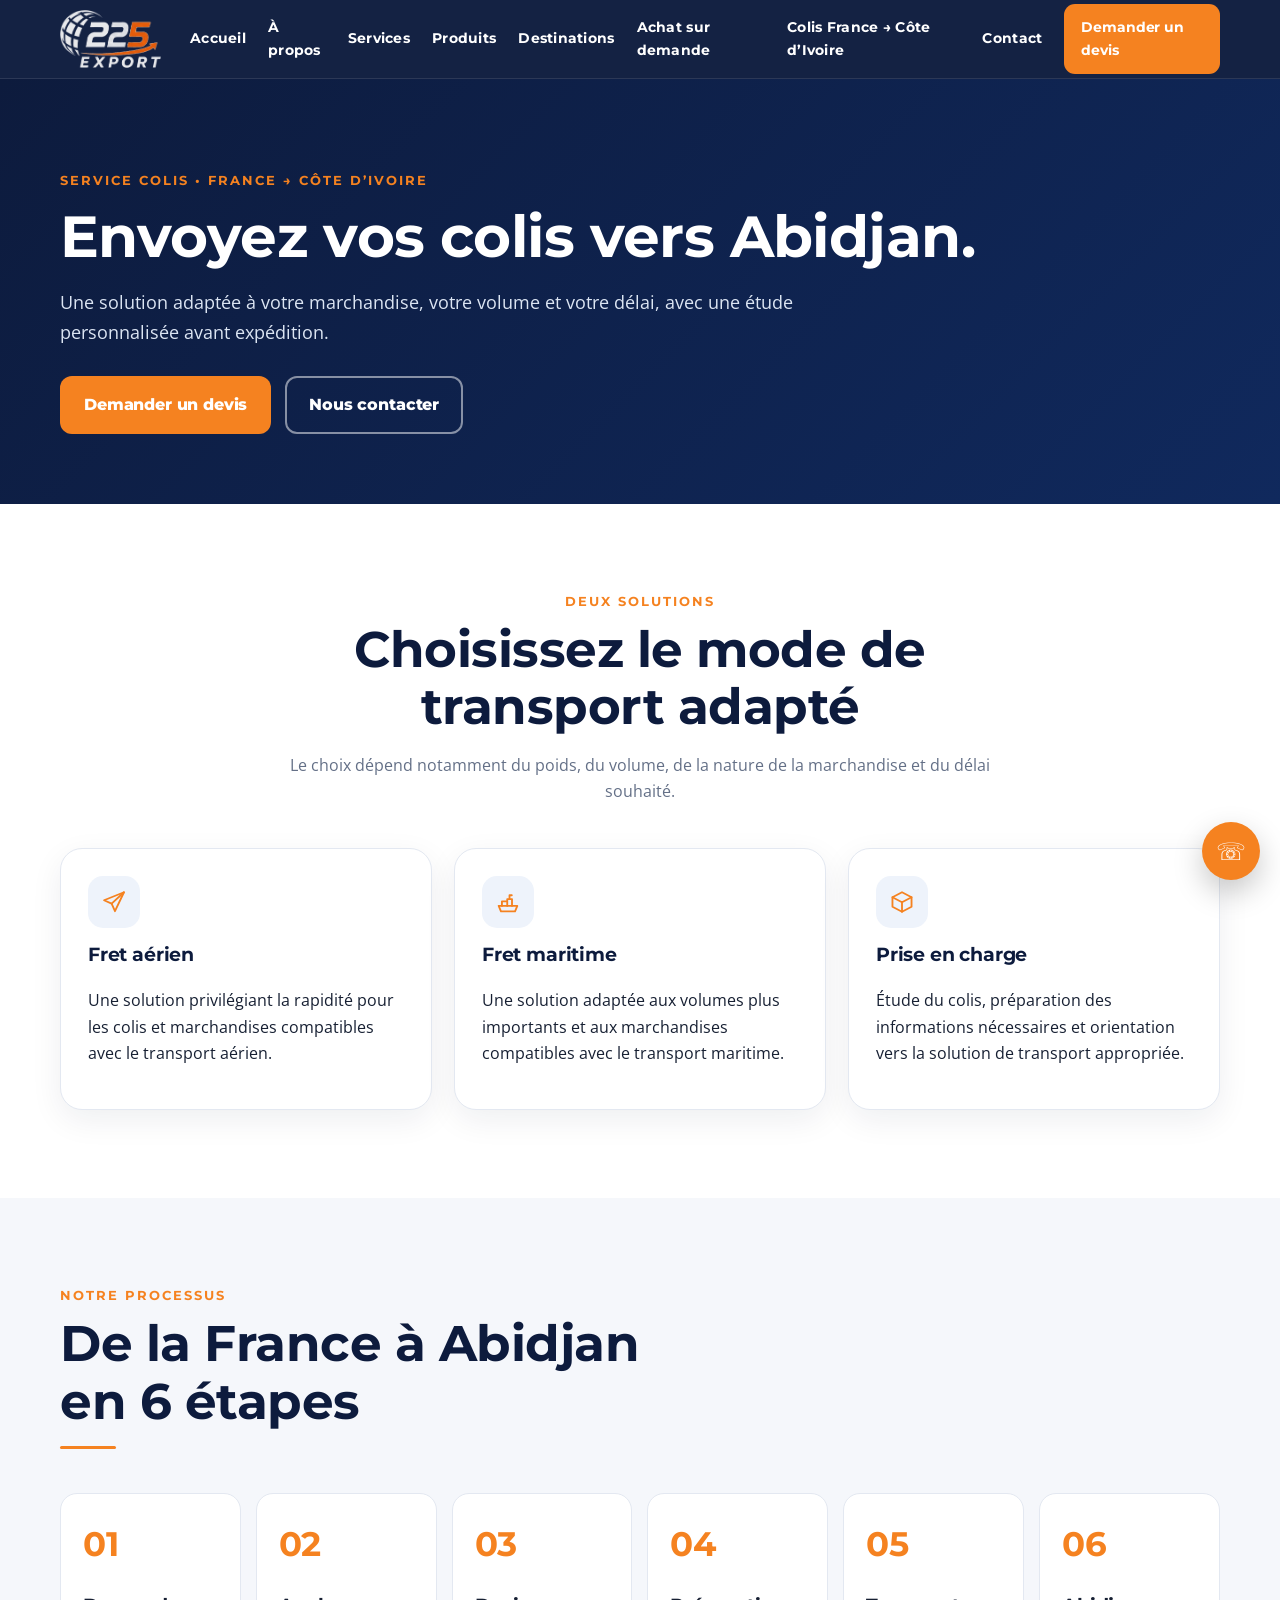
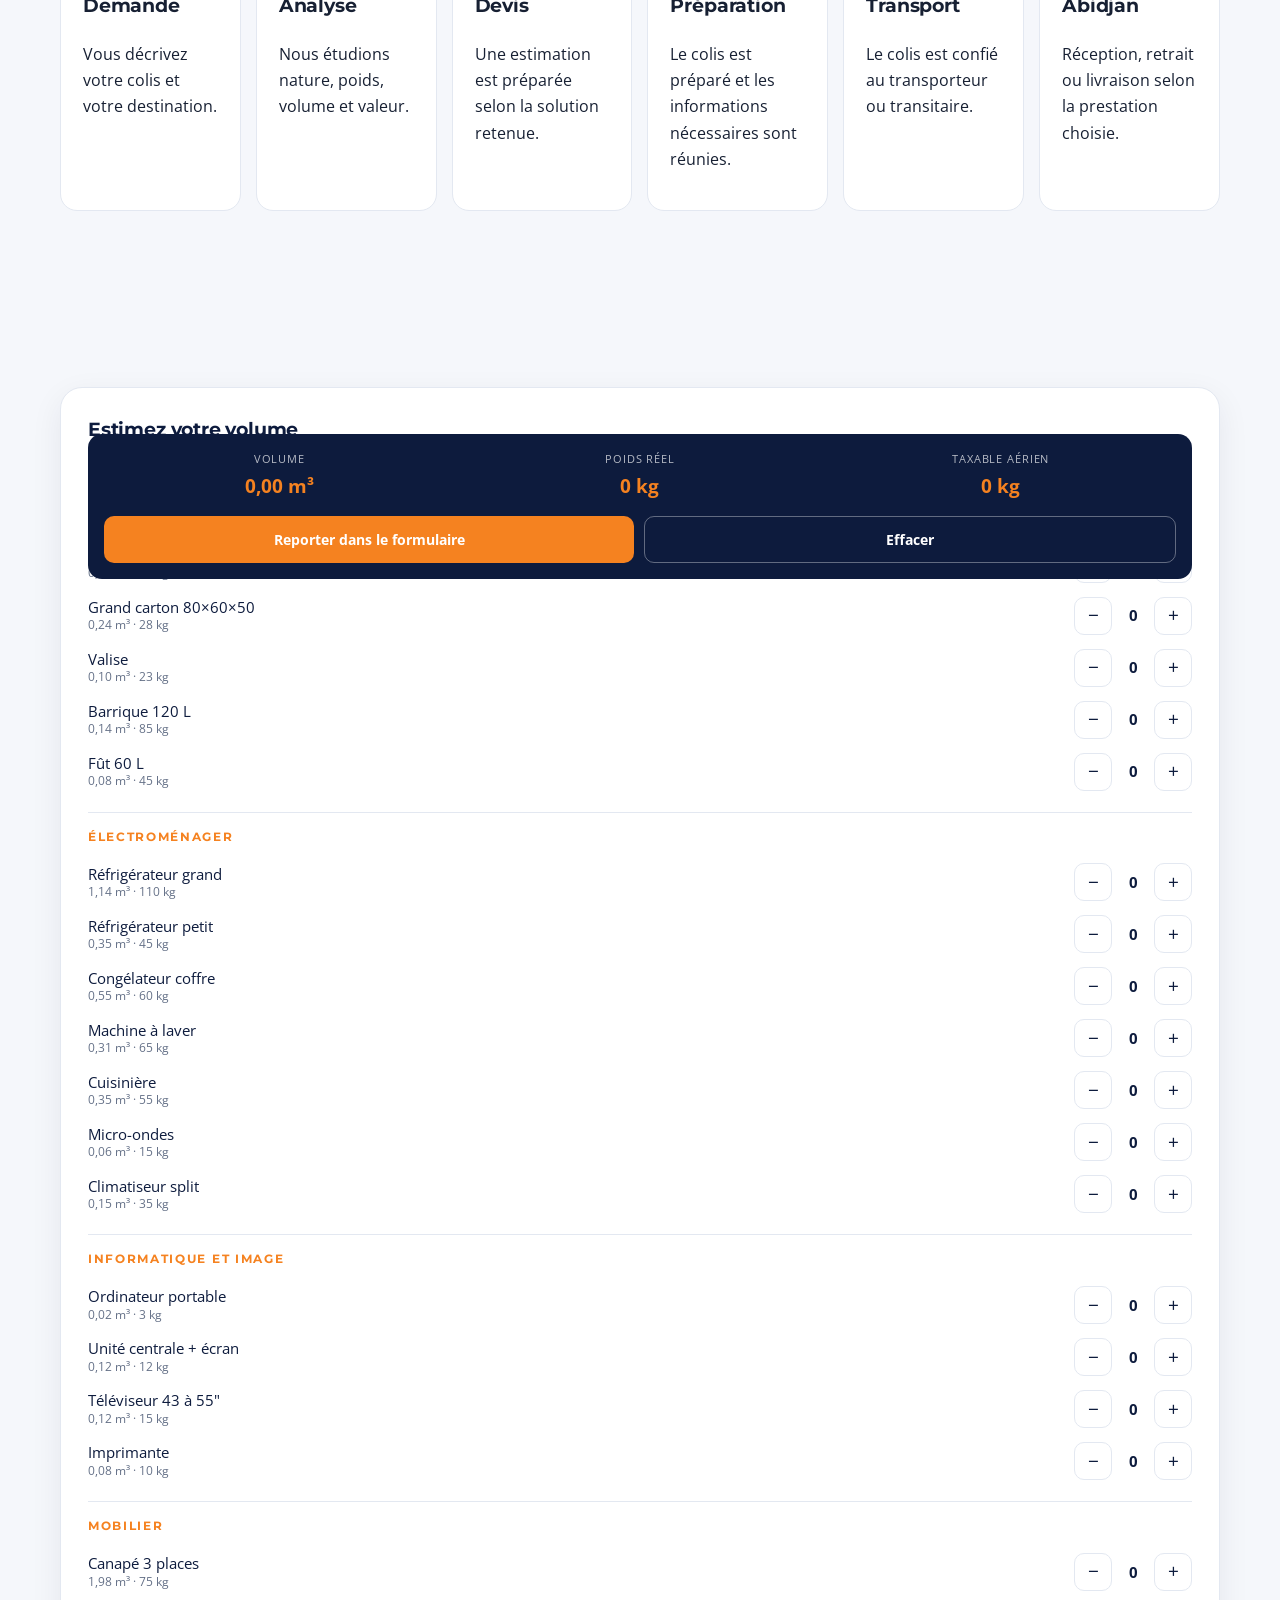
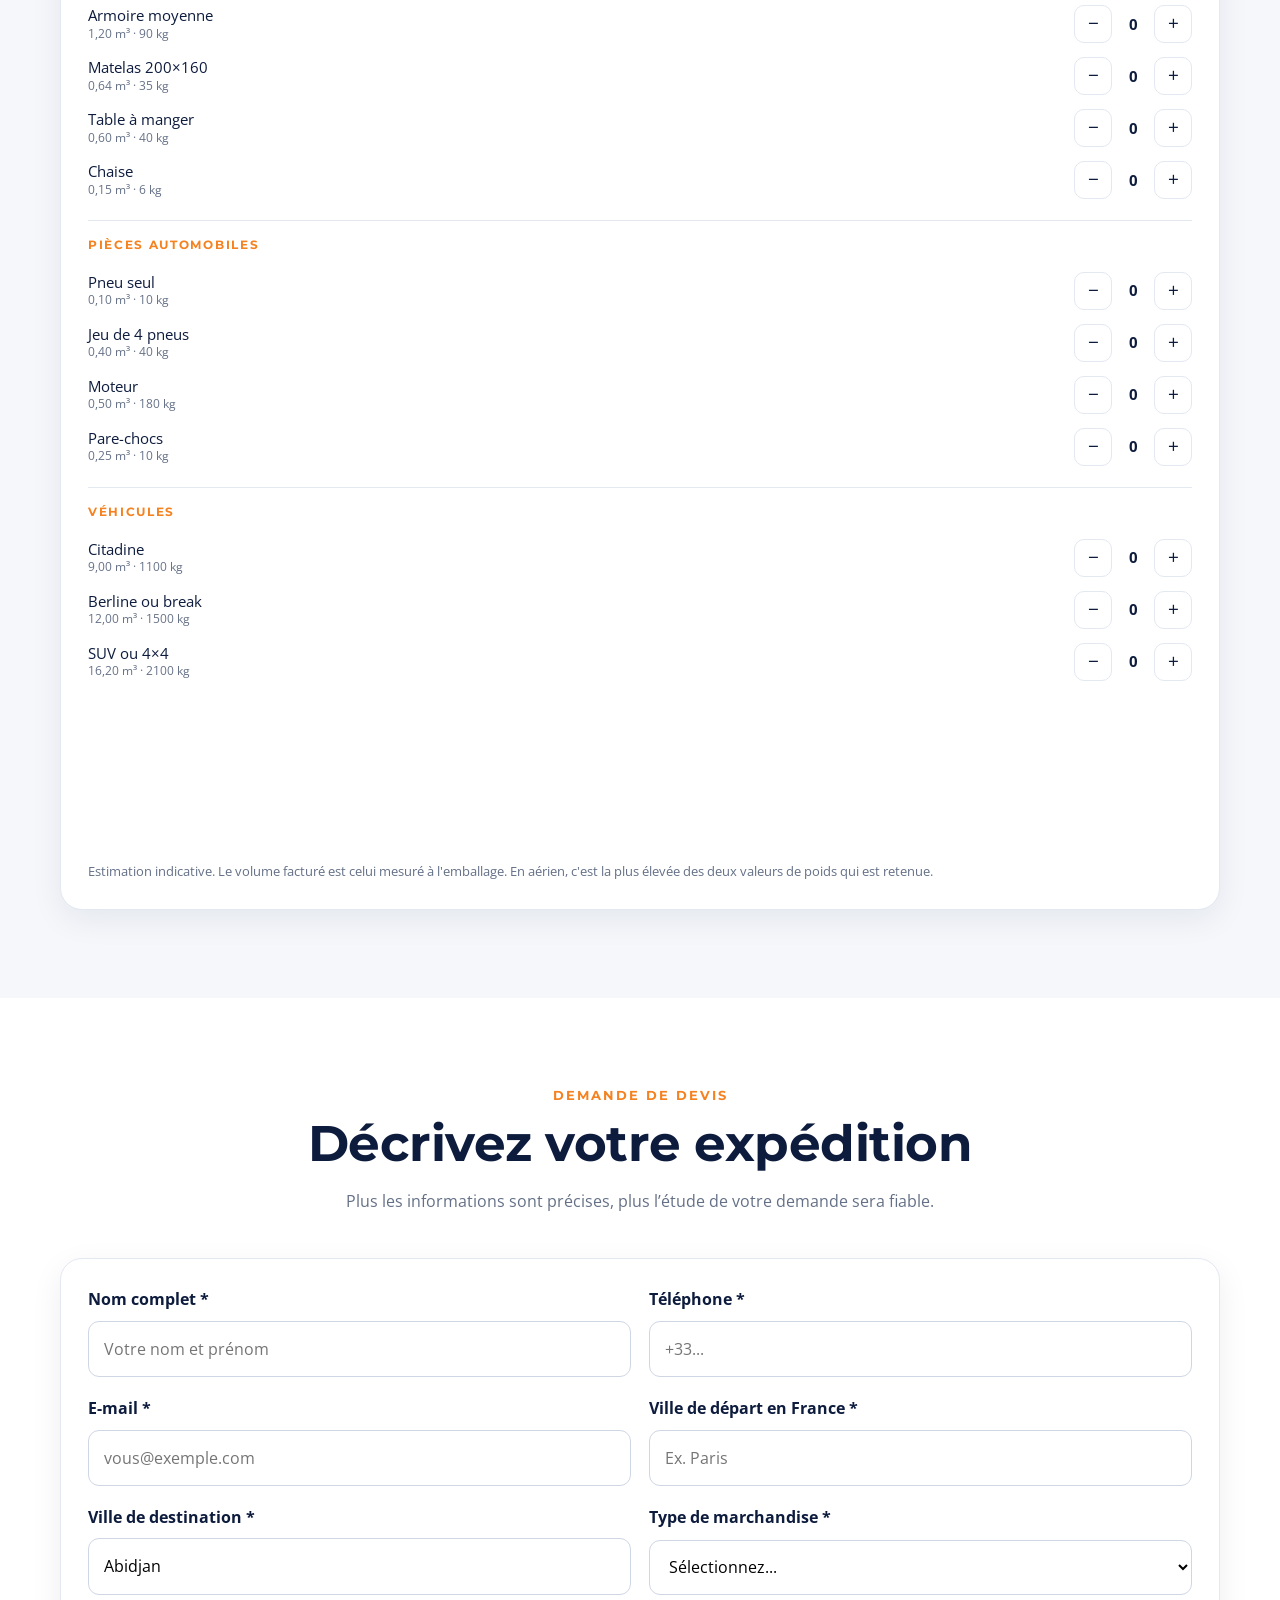
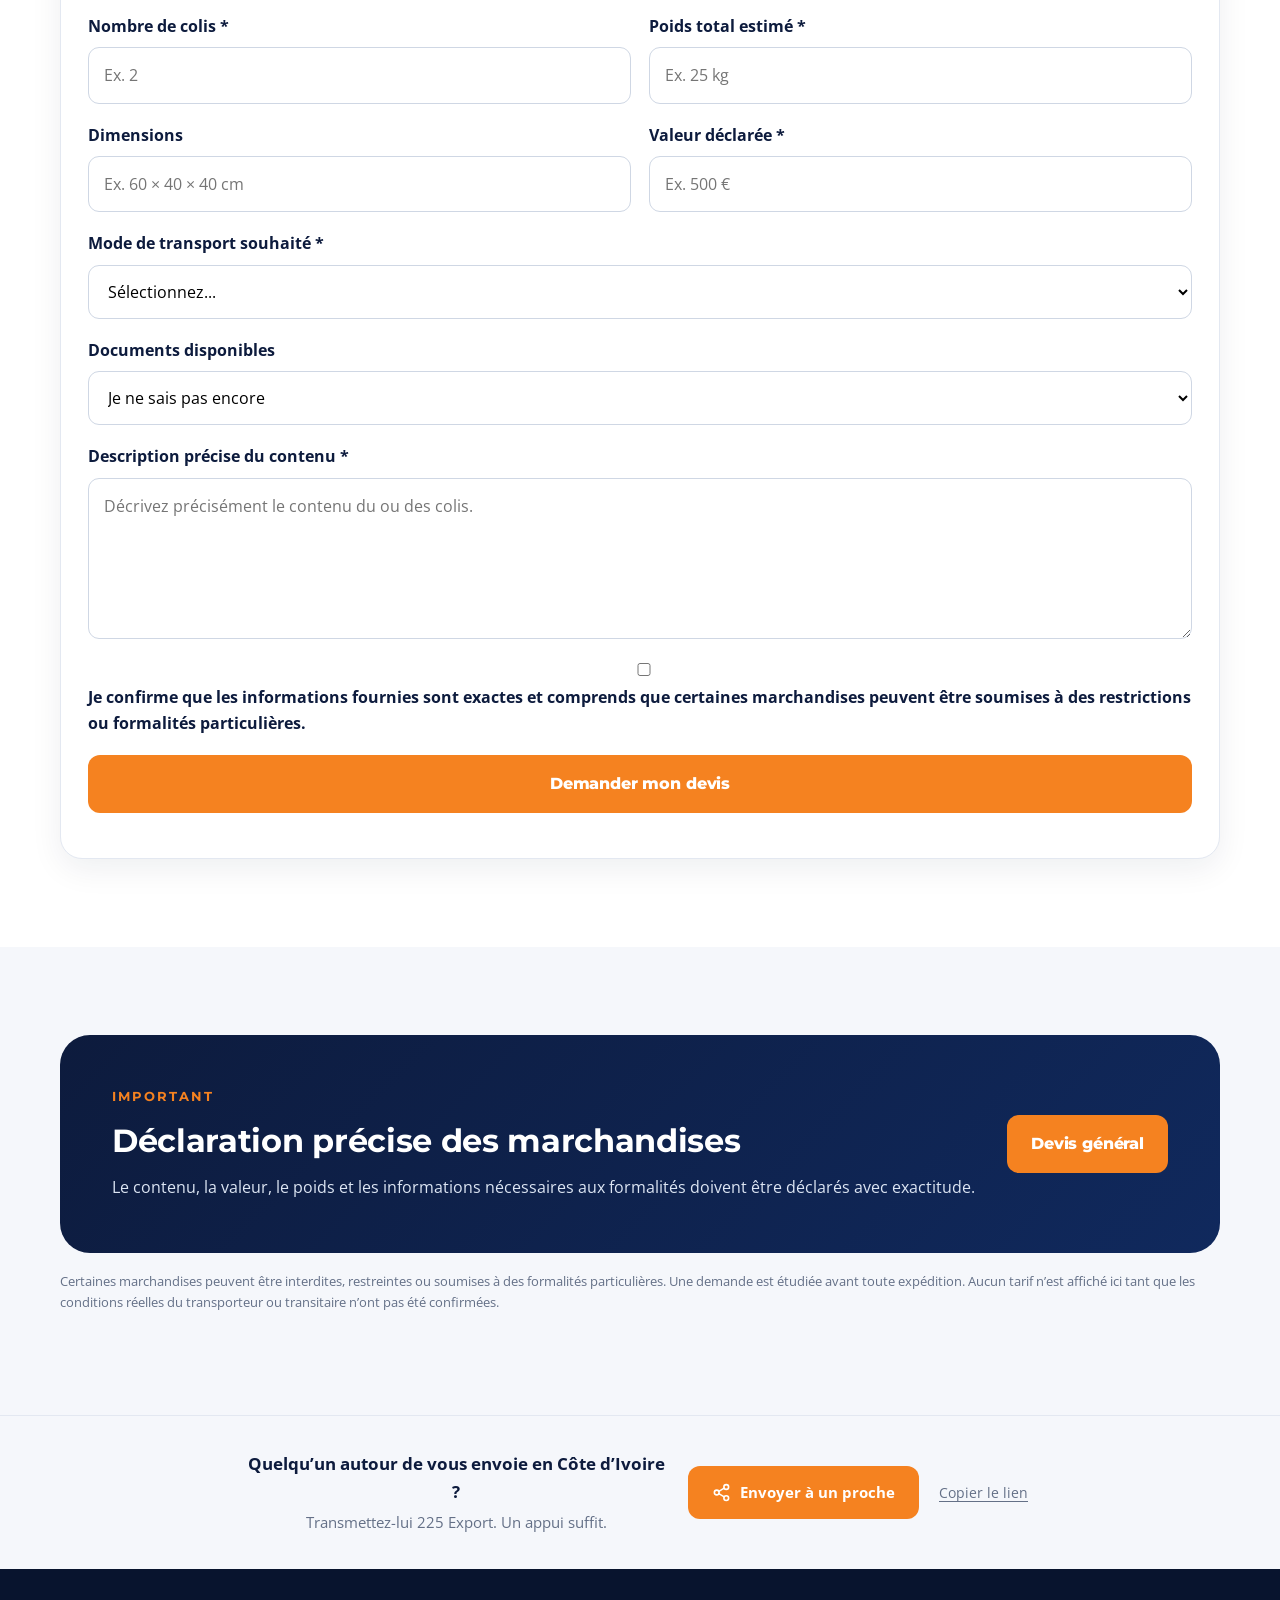
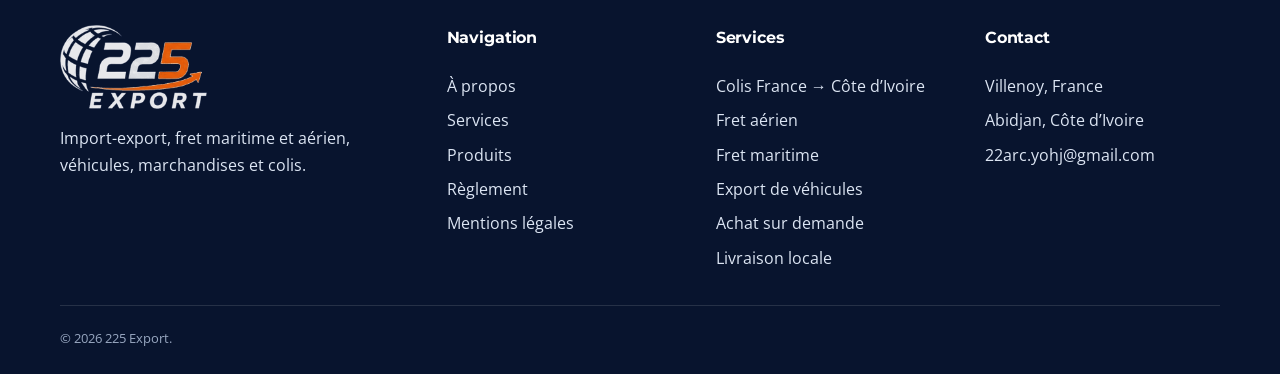
<file: colis-france-cote-ivoire.html>
<!doctype html>
<html lang="fr">
<head>
<meta charset="utf-8">
<meta name="viewport" content="width=device-width,initial-scale=1">
<title>Colis France → Côte d’Ivoire | 225 Export</title>
<meta name="description" content="Service de colis France vers Côte d’Ivoire avec solutions de transport aérien et maritime. Demandez votre devis personnalisé.">
<meta property="og:type" content="website"><meta property="og:site_name" content="225 Export"><meta property="og:locale" content="fr_FR"><meta property="og:title" content="Colis France → Côte d’Ivoire | 225 Export"><meta property="og:description" content="Service de colis France vers Côte d’Ivoire avec solutions de transport aérien et maritime. Demandez votre devis personnalisé."><meta property="og:url" content="https://22arc-yohj.github.io/225-Export/colis-france-cote-ivoire.html"><meta property="og:image" content="https://22arc-yohj.github.io/225-Export/assets/partage.jpg"><meta property="og:image:width" content="1200"><meta property="og:image:height" content="640"><meta name="twitter:card" content="summary_large_image">
<link rel="icon" href="assets/favicon.ico" sizes="any">
<link rel="apple-touch-icon" href="assets/apple-touch-icon.png">
<link rel="preconnect" href="https://fonts.googleapis.com">
<link rel="preconnect" href="https://fonts.gstatic.com" crossorigin>
<link href="https://fonts.googleapis.com/css2?family=Montserrat:wght@700&family=Open+Sans:wght@400;600;700&display=swap" rel="stylesheet">
<link rel="stylesheet" href="assets/style.css">
</head>
<body>
<header>
<div class="container nav">
<a class="brand" href="index.html">
<div class="logo-mark">225</div>
<div class="brand-text"><strong>225 EXPORT</strong><small>Acheter en France, livrer en Côte d’Ivoire.</small></div>
</a>
<button class="menu-btn" aria-label="Ouvrir le menu" aria-expanded="false">☰</button>
<nav class="navlinks">
<a href="index.html">Accueil</a>
<a href="a-propos.html">À propos</a>
<a href="services.html">Services</a>
<a href="produits.html">Produits</a>
<a href="destinations.html">Destinations</a>
<a href="achat-sur-demande.html">Achat sur demande</a>
<a href="colis-france-cote-ivoire.html">Colis France → Côte d’Ivoire</a>
<a href="contact.html">Contact</a>
<a class="nav-cta" href="devis.html">Demander un devis</a>
</nav>
</div>
</header>
<main>
<section class="page-hero">
<div class="container">
<div class="kicker">Service colis • France → Côte d’Ivoire</div>
<h1>Envoyez vos colis vers Abidjan.</h1>
<p>Une solution adaptée à votre marchandise, votre volume et votre délai, avec une étude personnalisée avant expédition.</p>
<div class="actions">
<a class="btn btn-primary" href="#demande">Demander un devis</a>
<a class="btn btn-outline" href="contact.html">Nous contacter</a>
</div>
</div>
</section>

<section class="section">
<div class="container">
<div class="section-head">
<div class="kicker">Deux solutions</div>
<h2>Choisissez le mode de transport adapté</h2>
<p>Le choix dépend notamment du poids, du volume, de la nature de la marchandise et du délai souhaité.</p>
</div>
<div class="grid-3">
<div class="card">
<div class="icon"><svg width="26" height="26" viewBox="0 0 24 24" fill="none" style="stroke:var(--orange)" stroke-width="1.7" stroke-linecap="round" stroke-linejoin="round" aria-hidden="true"><path d="M21.2 3 2.8 10.4l7 3.1 3.1 7z"/><path d="M21.2 3 9.8 13.5"/></svg></div>
<h3>Fret aérien</h3>
<p>Une solution privilégiant la rapidité pour les colis et marchandises compatibles avec le transport aérien.</p>
</div>
<div class="card">
<div class="icon"><svg width="26" height="26" viewBox="0 0 24 24" fill="none" style="stroke:var(--orange)" stroke-width="1.7" stroke-linecap="round" stroke-linejoin="round" aria-hidden="true"><path d="M3.4 15.6h17.2l-2.1 5H5.5z"/><path d="M6.4 15.6v-4.2h4.9v4.2M11.3 15.6V9.3h4.4v6.3"/><path d="M13.4 9.3V5.8h2.1"/></svg></div>
<h3>Fret maritime</h3>
<p>Une solution adaptée aux volumes plus importants et aux marchandises compatibles avec le transport maritime.</p>
</div>
<div class="card">
<div class="icon"><svg width="26" height="26" viewBox="0 0 24 24" fill="none" style="stroke:var(--orange)" stroke-width="1.7" stroke-linecap="round" stroke-linejoin="round" aria-hidden="true"><path d="M3.2 7.6 12 3l8.8 4.6v8.8L12 21l-8.8-4.6z"/><path d="M3.2 7.6 12 12.2l8.8-4.6M12 12.2V21"/></svg></div>
<h3>Prise en charge</h3>
<p>Étude du colis, préparation des informations nécessaires et orientation vers la solution de transport appropriée.</p>
</div>
</div>
</div>
</section>

<section class="section alt">
<div class="container">
<div class="section-head gauche">
<div class="kicker">Notre processus</div>
<h2>De la France à Abidjan en 6 étapes</h2>
</div>
<div class="process" style="grid-template-columns:repeat(auto-fit,minmax(170px,1fr))">
<div class="step"><strong>01</strong><h3>Demande</h3><p>Vous décrivez votre colis et votre destination.</p></div>
<div class="step"><strong>02</strong><h3>Analyse</h3><p>Nous étudions nature, poids, volume et valeur.</p></div>
<div class="step"><strong>03</strong><h3>Devis</h3><p>Une estimation est préparée selon la solution retenue.</p></div>
<div class="step"><strong>04</strong><h3>Préparation</h3><p>Le colis est préparé et les informations nécessaires sont réunies.</p></div>
<div class="step"><strong>05</strong><h3>Transport</h3><p>Le colis est confié au transporteur ou transitaire.</p></div>
<div class="step"><strong>06</strong><h3>Abidjan</h3><p>Réception, retrait ou livraison selon la prestation choisie.</p></div>
</div>
</div>
</section>

<section class="section alt"><div class="container"><div id="estimateur"></div></div></section>

<section class="section" id="demande">
<div class="container">
<div class="section-head">
<div class="kicker">Demande de devis</div>
<h2>Décrivez votre expédition</h2>
<p>Plus les informations sont précises, plus l’étude de votre demande sera fiable.</p>
</div>
<form class="card" id="quote-form-live" action="https://formsubmit.co/798822cc7f194814a7871ce15e0956b4" method="POST">
<!-- Réglages FormSubmit — invisibles pour le visiteur, ne pas supprimer -->
<input type="hidden" name="_subject" value="Nouvelle demande colis — 225 Export">
<input type="hidden" name="_template" value="table">
<input type="hidden" name="_captcha" value="false">
<input type="hidden" name="_next" value="https://22arc-yohj.github.io/225-Export/merci.html">
<input type="text" name="_honey" style="display:none" tabindex="-1" autocomplete="off">
<div class="form-grid">
<div class="field">
<label for="nom">Nom complet *</label>
<input id="nom" name="Nom" type="text"
placeholder="Votre nom et prénom" required>
</div>
<div class="field">
<label for="telephone">Téléphone *</label>
<input id="telephone" name="Téléphone" type="tel"
placeholder="+33..." required>
</div>
<div class="field">
<label for="email">E-mail *</label>
<input id="email" name="email" type="email"
placeholder="vous@exemple.com" required>
</div>
<div class="field">
<label for="depart">Ville de départ en France *</label>
<input id="depart" name="Départ"
placeholder="Ex. Paris" required>
</div>
<div class="field">
<label for="destination">Ville de destination *</label>
<input id="destination" name="Destination"
value="Abidjan" required>
</div>
<div class="field">
<label for="marchandise">Type de marchandise *</label>
<select id="marchandise" name="Marchandise" required>
<option value="">Sélectionnez...</option>
<option>Colis personnel</option>
<option>Vêtements / chaussures</option>
<option>Électroménager</option>
<option>Matériel informatique</option>
<option>Pièces automobiles</option>
<option>Matériel de construction</option>
<option>Autre</option>
</select>
</div>
<div class="field">
<label for="nombre">Nombre de colis *</label>
<input id="nombre" name="Nombre de colis"
type="number" min="1" placeholder="Ex. 2" required>
</div>
<div class="field">
<label for="poids">Poids total estimé *</label>
<input id="poids" name="Poids"
placeholder="Ex. 25 kg" required>
</div>
<div class="field">
<label for="dimensions">Dimensions</label>
<input id="dimensions" name="Dimensions"
placeholder="Ex. 60 × 40 × 40 cm">
</div>
<div class="field">
<label for="valeur">Valeur déclarée *</label>
<input id="valeur" name="Valeur"
placeholder="Ex. 500 €" required>
</div>
<div class="field full">
<label for="mode">Mode de transport souhaité *</label>
<select id="mode" name="Mode" required>
<option value="">Sélectionnez...</option>
<option>Je souhaite une recommandation</option>
<option>Fret aérien</option>
<option>Fret maritime</option>
</select>
</div>
<div class="field full">
<label for="documents">Documents disponibles</label>
<select id="documents" name="Documents">
<option>Je ne sais pas encore</option>
<option>Facture disponible</option>
<option>Justificatif disponible</option>
<option>Autres documents</option>
</select>
</div>
<div class="field full">
<label for="description">Description précise du contenu *</label>
<textarea id="description"
name="Description"
rows="5"
placeholder="Décrivez précisément le contenu du ou des colis."
required></textarea>
</div>
<div class="field full">
<label class="check-row">
<input type="checkbox"
name="Conditions"
value="Acceptées"
required>
<span>
Je confirme que les informations fournies sont exactes
et comprends que certaines marchandises peuvent être
soumises à des restrictions ou formalités particulières.
</span>
</label>
</div>
<div class="field full">
<button class="btn btn-primary" type="submit">
Demander mon devis
</button>
<div id="form-message" class="notice"></div>
</div>
</div>
</form>
</div>
</section>

<section class="section alt">
<div class="container">
<div class="band">
<div>
<div class="kicker">Important</div>
<h2 style="font-size:32px;margin:7px 0">Déclaration précise des marchandises</h2>
<p style="margin:0;color:#DCE5F3">Le contenu, la valeur, le poids et les informations nécessaires aux formalités doivent être déclarés avec exactitude.</p>
</div>
<a class="btn btn-primary" href="devis.html">Devis général</a>
</div>
<p class="notice" style="margin-top:18px">Certaines marchandises peuvent être interdites, restreintes ou soumises à des formalités particulières. Une demande est étudiée avant toute expédition. Aucun tarif n’est affiché ici tant que les conditions réelles du transporteur ou transitaire n’ont pas été confirmées.</p>
</div>
</section>
</main>
<a class="floating" href="contact.html" aria-label="Nous contacter">☏</a>
<footer>
<div class="container">
<div class="footer-grid">
<div><div class="brand"><div class="logo-mark">225</div><div class="brand-text"><strong>225 EXPORT</strong><small>Acheter en France, livrer en Côte d’Ivoire.</small></div></div><p>Import-export, fret maritime et aérien, véhicules, marchandises et colis.</p></div>
<div><h4>Navigation</h4><ul><li><a href="a-propos.html">À propos</a></li><li><a href="services.html">Services</a></li><li><a href="produits.html">Produits</a></li><li><a href="reglement.html">Règlement</a></li><li><a href="mentions-legales.html">Mentions légales</a></li></ul></div>
<div><h4>Services</h4><ul><li><a href="colis-france-cote-ivoire.html">Colis France → Côte d’Ivoire</a></li><li>Fret aérien</li><li>Fret maritime</li><li>Export de véhicules</li><li><a href="achat-sur-demande.html">Achat sur demande</a></li><li>Livraison locale</li></ul></div>
<div><h4>Contact</h4><ul><li>Villenoy, France</li><li>Abidjan, Côte d’Ivoire</li><li>22arc.yohj@gmail.com</li></ul></div>
</div>
<div class="copyright">© 2026 225 Export.</div>
</div>
</footer>
<script src="assets/site.js"></script>
<script src="assets/partage.js" defer></script>
<script src="assets/estimateur.js" defer></script>
</body>
</html>
</file>
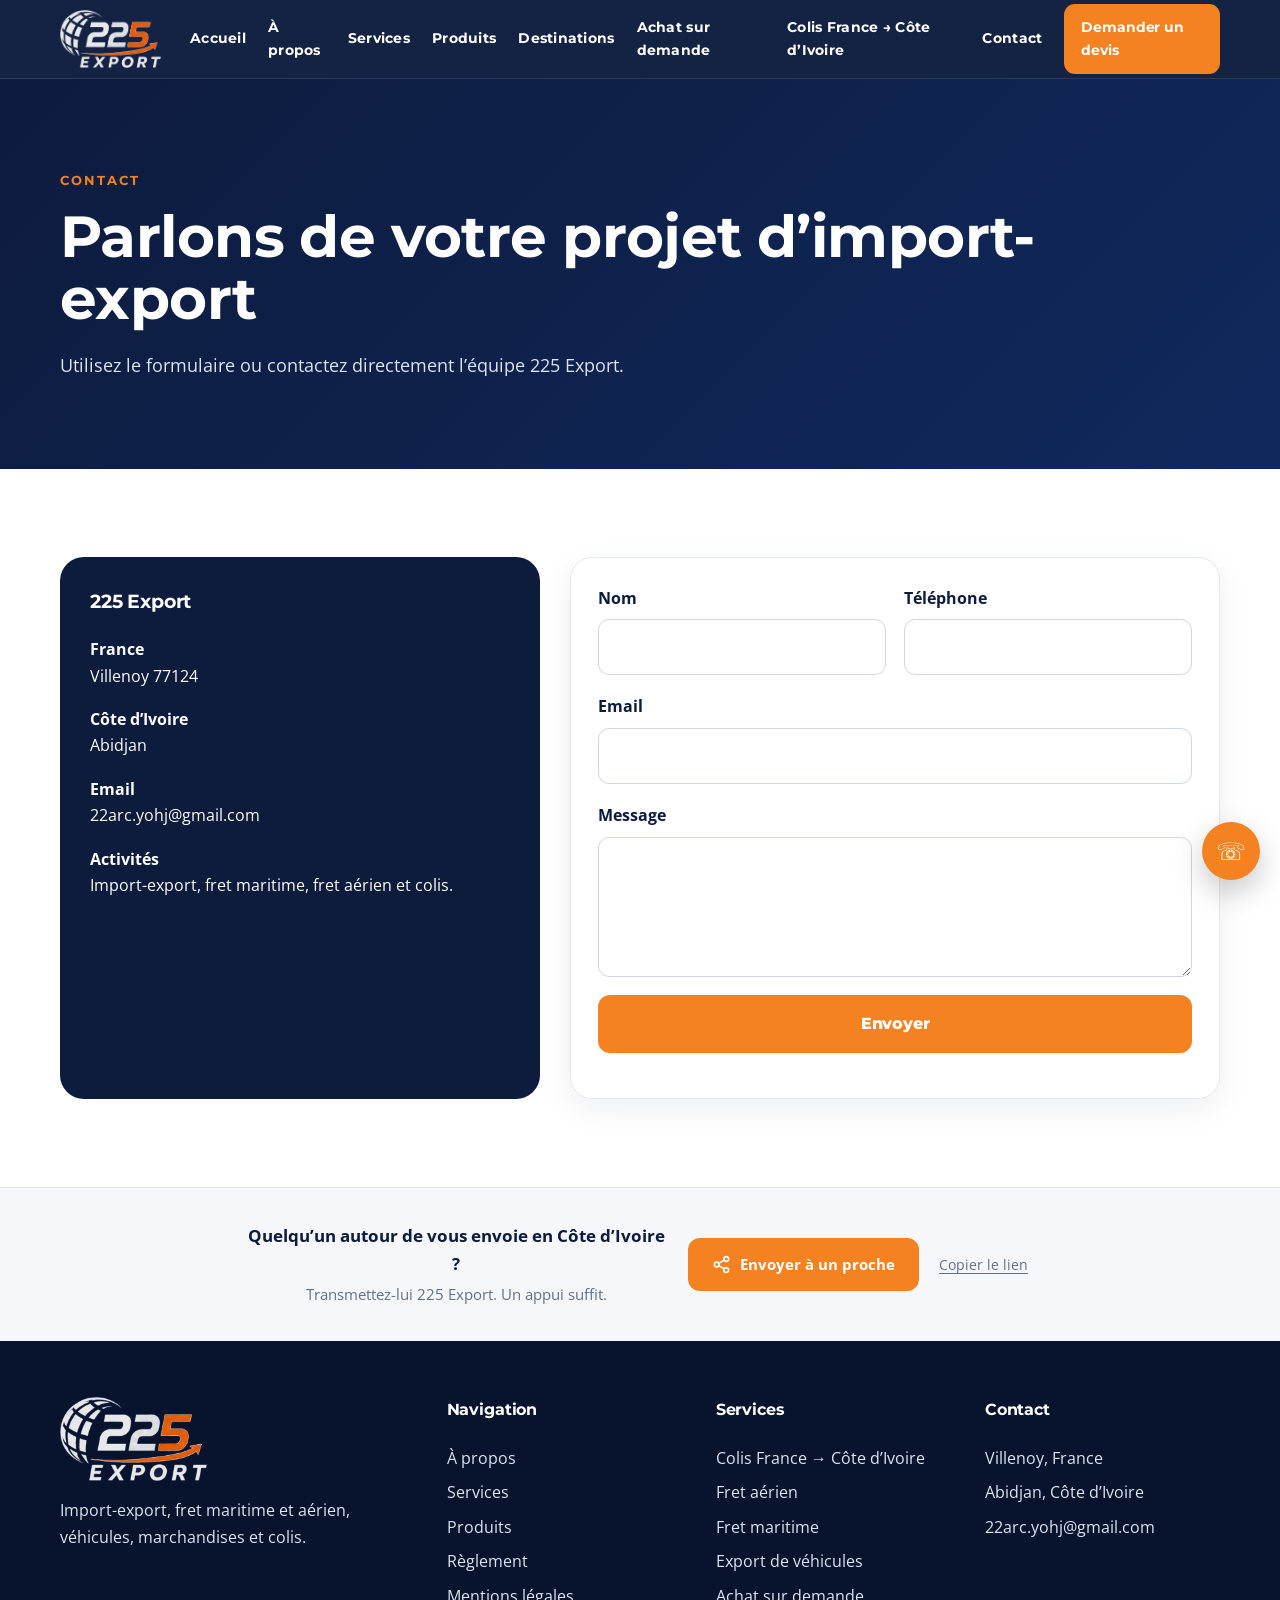
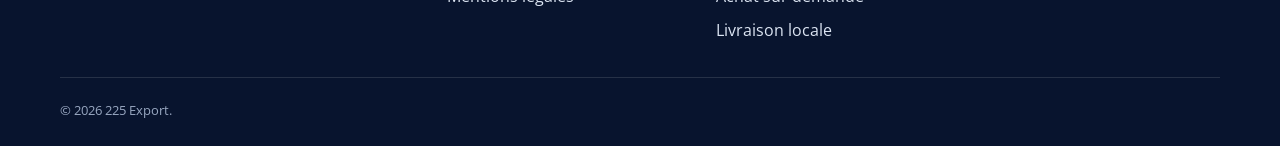
<file: contact.html>
<!doctype html>
<html lang="fr"><head><meta charset="utf-8"><meta name="viewport" content="width=device-width,initial-scale=1">
<title>Contact | 225 Export</title><meta name="description" content="Contacter 225 Export.">
<meta property="og:type" content="website"><meta property="og:site_name" content="225 Export"><meta property="og:locale" content="fr_FR"><meta property="og:title" content="Contact | 225 Export"><meta property="og:description" content="Contacter 225 Export."><meta property="og:url" content="https://22arc-yohj.github.io/225-Export/contact.html"><meta property="og:image" content="https://22arc-yohj.github.io/225-Export/assets/partage.jpg"><meta property="og:image:width" content="1200"><meta property="og:image:height" content="640"><meta name="twitter:card" content="summary_large_image">
<link rel="icon" href="assets/favicon.ico" sizes="any">
<link rel="apple-touch-icon" href="assets/apple-touch-icon.png">
<link rel="preconnect" href="https://fonts.googleapis.com">
<link rel="preconnect" href="https://fonts.gstatic.com" crossorigin>
<link href="https://fonts.googleapis.com/css2?family=Montserrat:wght@700&family=Open+Sans:wght@400;600;700&display=swap" rel="stylesheet">
<link rel="stylesheet" href="assets/style.css"></head><body>
<header>
<div class="container nav">
<a class="brand" href="index.html">
<div class="logo-mark">225</div>
<div class="brand-text"><strong>225 EXPORT</strong><small>Acheter en France, livrer en Côte d’Ivoire.</small></div>
</a>
<button class="menu-btn" aria-label="Ouvrir le menu">☰</button>
<nav class="navlinks">
<a href="index.html">Accueil</a>
<a href="a-propos.html">À propos</a>
<a href="services.html">Services</a>
<a href="produits.html">Produits</a>
<a href="destinations.html">Destinations</a>
<a href="achat-sur-demande.html">Achat sur demande</a>
<a href="colis-france-cote-ivoire.html">Colis France → Côte d’Ivoire</a>
<a href="contact.html">Contact</a>
<a class="nav-cta" href="devis.html">Demander un devis</a>
</nav>
</div>
</header>
<main><section class="page-hero"><div class="container"><div class="kicker">Contact</div><h1>Parlons de votre projet d’import-export</h1><p>Utilisez le formulaire ou contactez directement l’équipe 225 Export.</p></div></section>

<section class="section"><div class="container contact-grid">

<div class="contact-card"><h3>225 Export</h3><div class="contact-list"><div><b>France</b><br>Villenoy 77124</div><div><b>Côte d’Ivoire</b><br>Abidjan</div><div><b>Email</b><br>22arc.yohj@gmail.com</div><div><b>Activités</b><br>Import-export, fret maritime, fret aérien et colis.</div></div></div>

<form class="card" id="quote-form"><div class="form-grid"><div class="field"><label>Nom</label><input required></div><div class="field"><label>Téléphone</label><input required></div><div class="field full"><label>Email</label><input type="email" required></div><div class="field full"><label>Message</label><textarea required></textarea></div><div class="field full"><button class="btn btn-primary" type="submit">Envoyer</button><div id="form-message" class="notice"></div></div></div></form>

</div></section></main>
<a class="floating" href="devis.html" aria-label="Demander un devis">☏</a>
<footer>
<div class="container">
<div class="footer-grid">
<div><div class="brand"><div class="logo-mark">225</div><div class="brand-text"><strong>225 EXPORT</strong><small>Acheter en France, livrer en Côte d’Ivoire.</small></div></div><p>Import-export, fret maritime et aérien, véhicules, marchandises et colis.</p></div>
<div><h4>Navigation</h4><ul><li><a href="a-propos.html">À propos</a></li><li><a href="services.html">Services</a></li><li><a href="produits.html">Produits</a></li><li><a href="reglement.html">Règlement</a></li><li><a href="mentions-legales.html">Mentions légales</a></li></ul></div>
<div><h4>Services</h4><ul><li><a href="colis-france-cote-ivoire.html">Colis France → Côte d’Ivoire</a></li><li>Fret aérien</li><li>Fret maritime</li><li>Export de véhicules</li><li><a href="achat-sur-demande.html">Achat sur demande</a></li><li>Livraison locale</li></ul></div>
<div><h4>Contact</h4><ul><li>Villenoy, France</li><li>Abidjan, Côte d’Ivoire</li><li>22arc.yohj@gmail.com</li></ul></div>
</div>
<div class="copyright">© 2026 225 Export.</div>
</div>
</footer>
<script src="assets/site.js"></script>
<script src="assets/partage.js" defer></script>
</body></html>
</file>
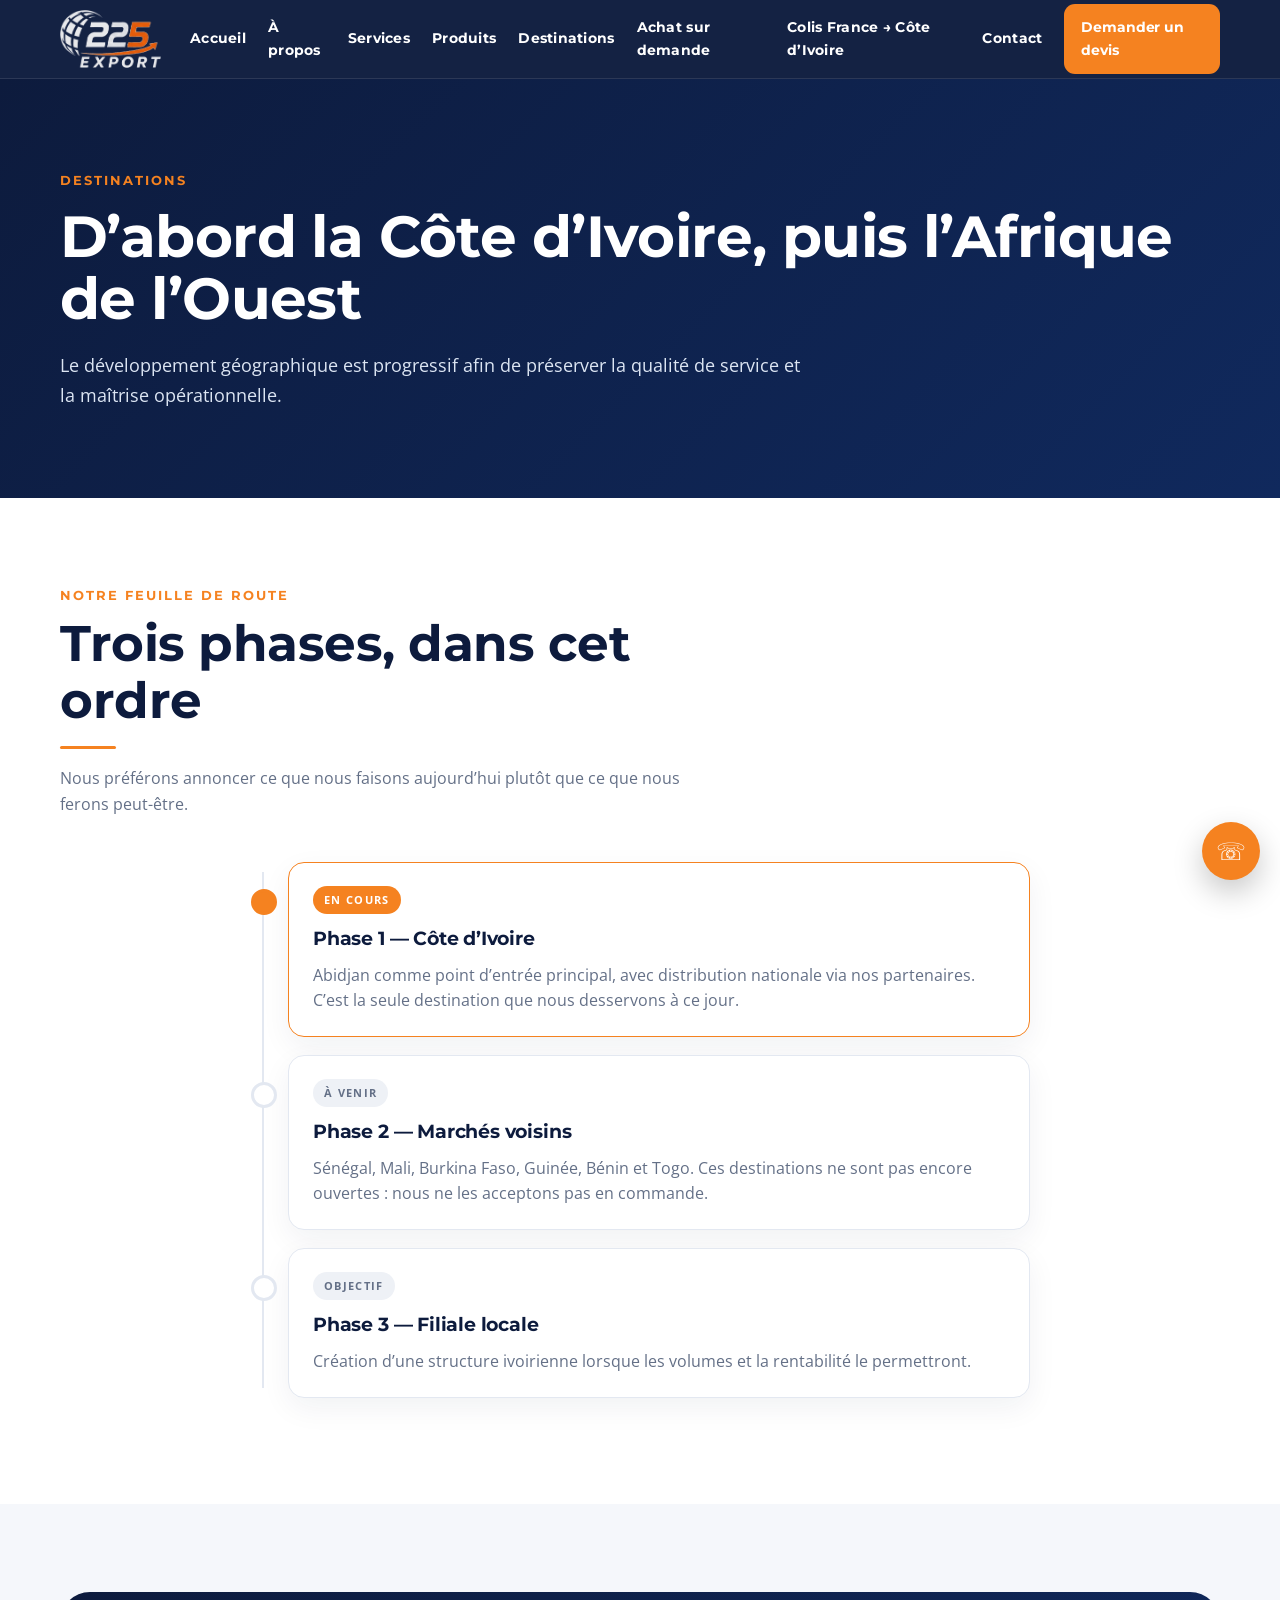
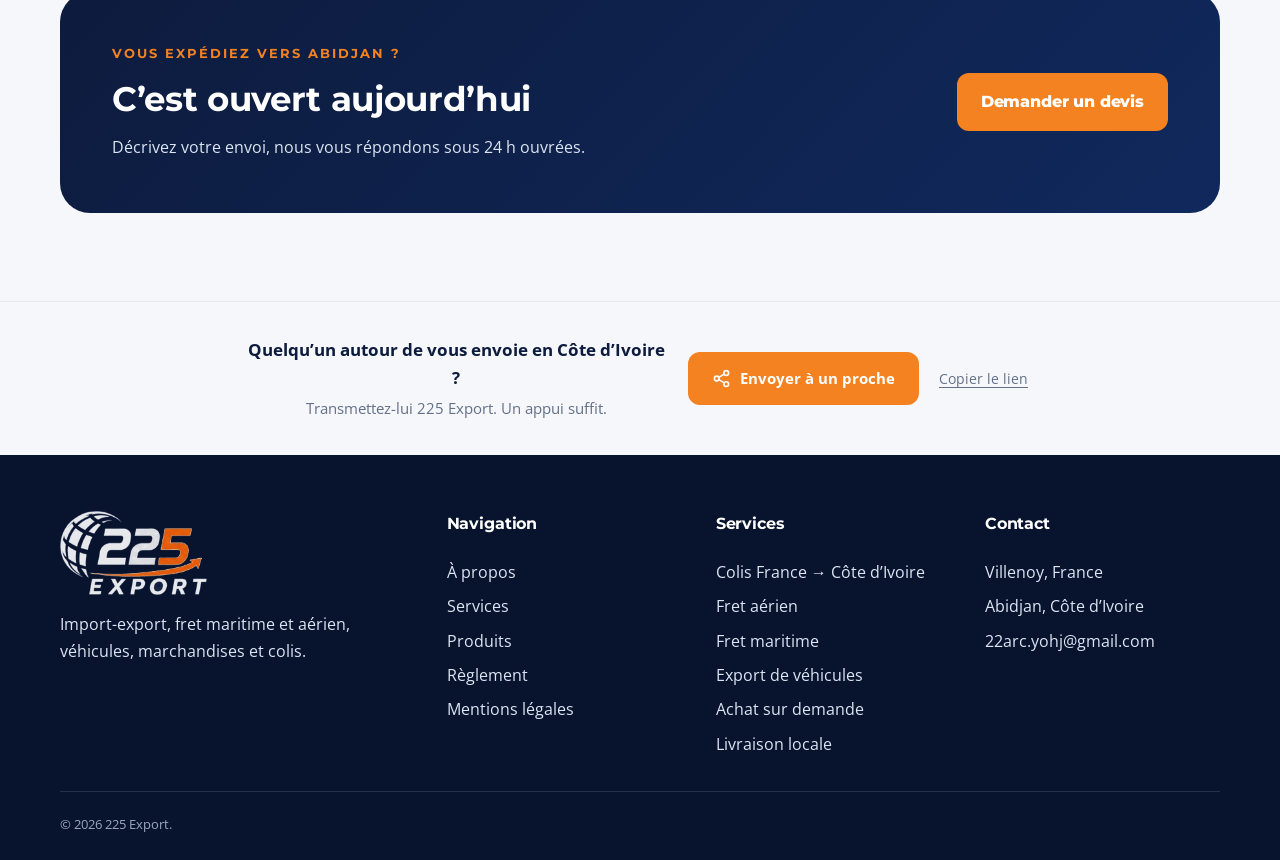
<file: destinations.html>
<!doctype html>
<html lang="fr"><head><meta charset="utf-8"><meta name="viewport" content="width=device-width,initial-scale=1">
<title>Destinations | 225 Export</title><meta name="description" content="Destinations desservies par 225 Export.">
<meta property="og:type" content="website"><meta property="og:site_name" content="225 Export"><meta property="og:locale" content="fr_FR"><meta property="og:title" content="Destinations | 225 Export"><meta property="og:description" content="Destinations desservies par 225 Export."><meta property="og:url" content="https://22arc-yohj.github.io/225-Export/destinations.html"><meta property="og:image" content="https://22arc-yohj.github.io/225-Export/assets/partage.jpg"><meta property="og:image:width" content="1200"><meta property="og:image:height" content="640"><meta name="twitter:card" content="summary_large_image">
<link rel="icon" href="assets/favicon.ico" sizes="any">
<link rel="apple-touch-icon" href="assets/apple-touch-icon.png">
<link rel="preconnect" href="https://fonts.googleapis.com">
<link rel="preconnect" href="https://fonts.gstatic.com" crossorigin>
<link href="https://fonts.googleapis.com/css2?family=Montserrat:wght@700&family=Open+Sans:wght@400;600;700&display=swap" rel="stylesheet">
<link rel="stylesheet" href="assets/style.css"></head><body>
<header>
<div class="container nav">
<a class="brand" href="index.html">
<div class="logo-mark">225</div>
<div class="brand-text"><strong>225 EXPORT</strong><small>Acheter en France, livrer en Côte d’Ivoire.</small></div>
</a>
<button class="menu-btn" aria-label="Ouvrir le menu">☰</button>
<nav class="navlinks">
<a href="index.html">Accueil</a>
<a href="a-propos.html">À propos</a>
<a href="services.html">Services</a>
<a href="produits.html">Produits</a>
<a href="destinations.html">Destinations</a>
<a href="achat-sur-demande.html">Achat sur demande</a>
<a href="colis-france-cote-ivoire.html">Colis France → Côte d’Ivoire</a>
<a href="contact.html">Contact</a>
<a class="nav-cta" href="devis.html">Demander un devis</a>
</nav>
</div>
</header>
<main><section class="page-hero"><div class="container"><div class="kicker">Destinations</div><h1>D’abord la Côte d’Ivoire, puis l’Afrique de l’Ouest</h1><p>Le développement géographique est progressif afin de préserver la qualité de service et la maîtrise opérationnelle.</p></div></section>

<section class="section"><div class="container">
<div class="section-head gauche">
<div class="kicker">Notre feuille de route</div>
<h2>Trois phases, dans cet ordre</h2>
<p>Nous préférons annoncer ce que nous faisons aujourd’hui plutôt que ce que nous ferons peut-être.</p>
</div>

<div class="jalons">
<div class="jalon" data-etat="actif">
<span class="etat etat-actif">En cours</span>
<h3>Phase 1 — Côte d’Ivoire</h3>
<p>Abidjan comme point d’entrée principal, avec distribution nationale via nos partenaires. C’est la seule destination que nous desservons à ce jour.</p>
</div>
<div class="jalon">
<span class="etat">À venir</span>
<h3>Phase 2 — Marchés voisins</h3>
<p>Sénégal, Mali, Burkina Faso, Guinée, Bénin et Togo. Ces destinations ne sont pas encore ouvertes : nous ne les acceptons pas en commande.</p>
</div>
<div class="jalon">
<span class="etat">Objectif</span>
<h3>Phase 3 — Filiale locale</h3>
<p>Création d’une structure ivoirienne lorsque les volumes et la rentabilité le permettront.</p>
</div>
</div>
</div></section>

<section class="section alt"><div class="container"><div class="band">
<div>
<div class="kicker">Vous expédiez vers Abidjan ?</div>
<h2 style="font-size:clamp(24px,5vw,34px);margin:7px 0">C’est ouvert aujourd’hui</h2>
<p style="margin:0;color:#DCE5F3">Décrivez votre envoi, nous vous répondons sous 24 h ouvrées.</p>
</div>
<a class="btn btn-primary" href="devis.html">Demander un devis</a>
</div></div></section>
</main>
<a class="floating" href="contact.html" aria-label="Nous contacter">☏</a>
<footer>
<div class="container">
<div class="footer-grid">
<div><div class="brand"><div class="logo-mark">225</div><div class="brand-text"><strong>225 EXPORT</strong><small>Acheter en France, livrer en Côte d’Ivoire.</small></div></div><p>Import-export, fret maritime et aérien, véhicules, marchandises et colis.</p></div>
<div><h4>Navigation</h4><ul><li><a href="a-propos.html">À propos</a></li><li><a href="services.html">Services</a></li><li><a href="produits.html">Produits</a></li><li><a href="reglement.html">Règlement</a></li><li><a href="mentions-legales.html">Mentions légales</a></li></ul></div>
<div><h4>Services</h4><ul><li><a href="colis-france-cote-ivoire.html">Colis France → Côte d’Ivoire</a></li><li>Fret aérien</li><li>Fret maritime</li><li>Export de véhicules</li><li><a href="achat-sur-demande.html">Achat sur demande</a></li><li>Livraison locale</li></ul></div>
<div><h4>Contact</h4><ul><li>Villenoy, France</li><li>Abidjan, Côte d’Ivoire</li><li>22arc.yohj@gmail.com</li></ul></div>
</div>
<div class="copyright">© 2026 225 Export.</div>
</div>
</footer>
<script src="assets/site.js"></script>
<script src="assets/partage.js" defer></script>
</body></html>
</file>
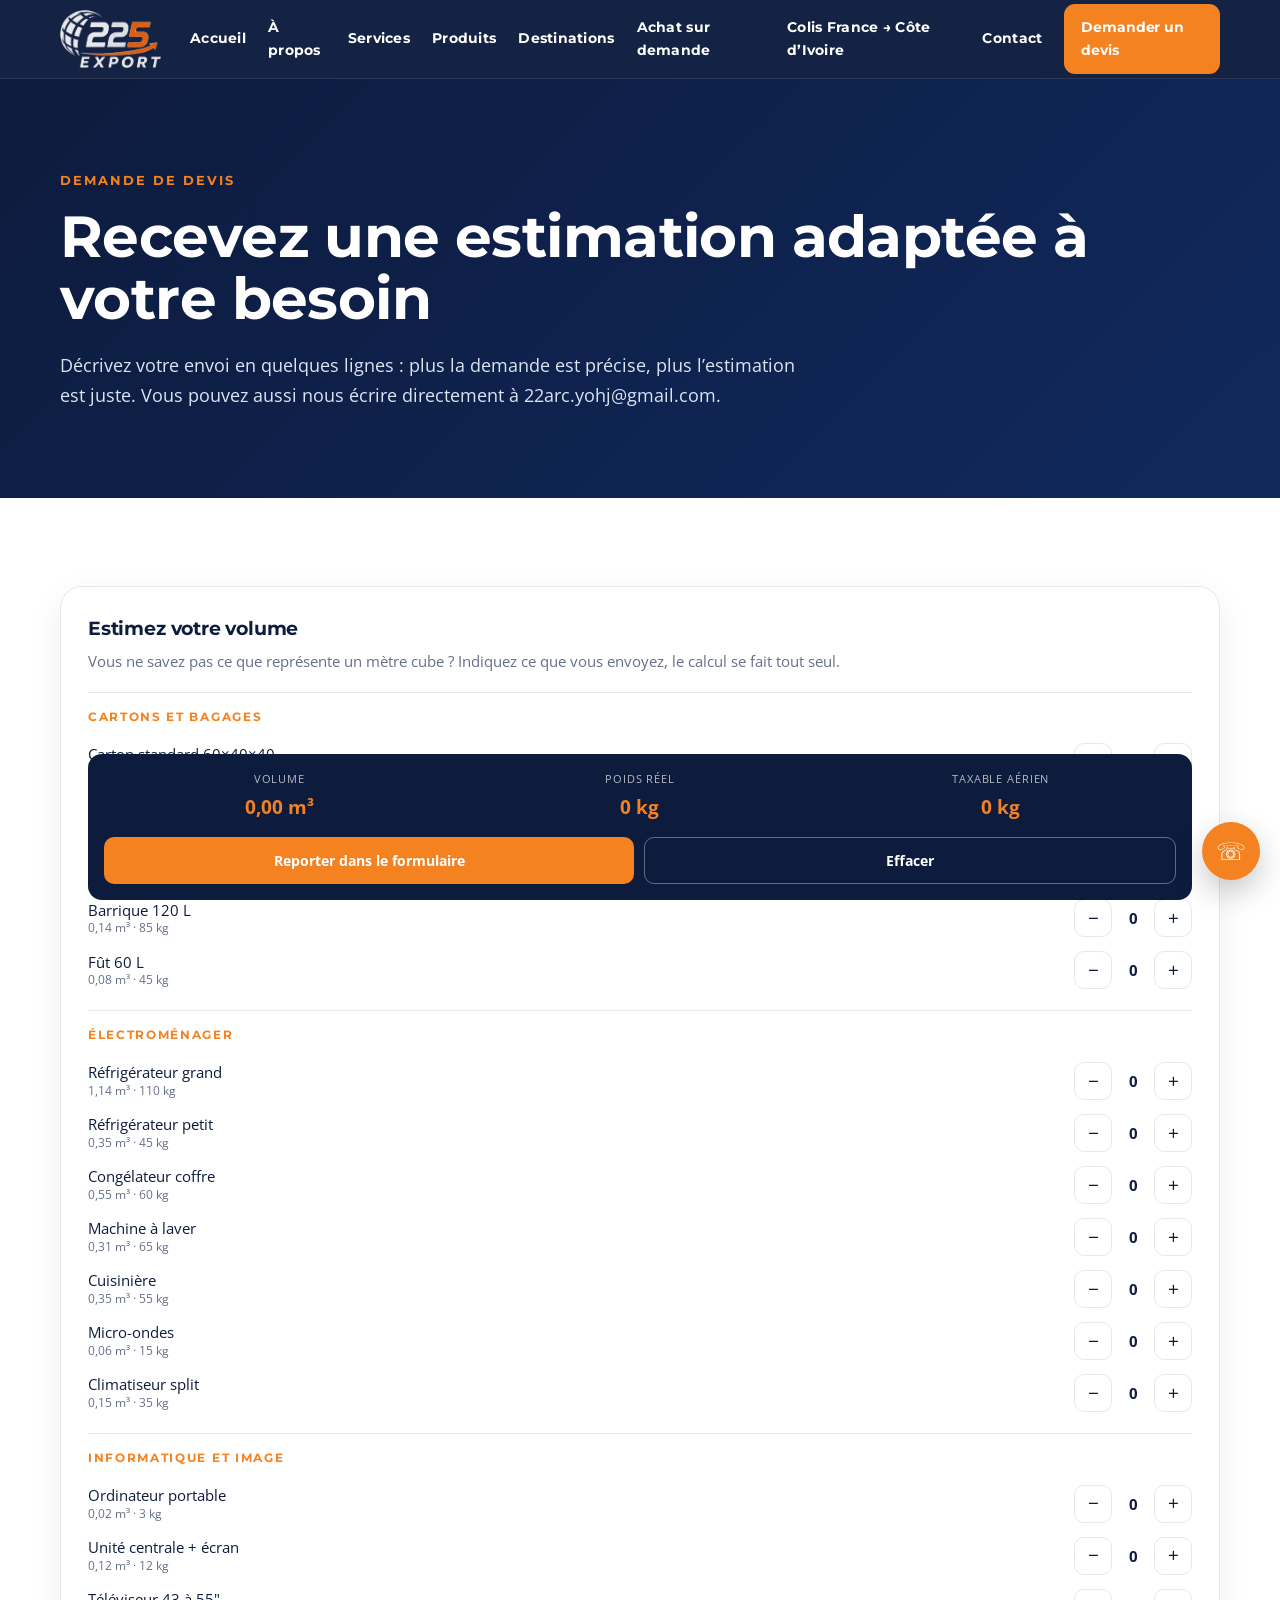
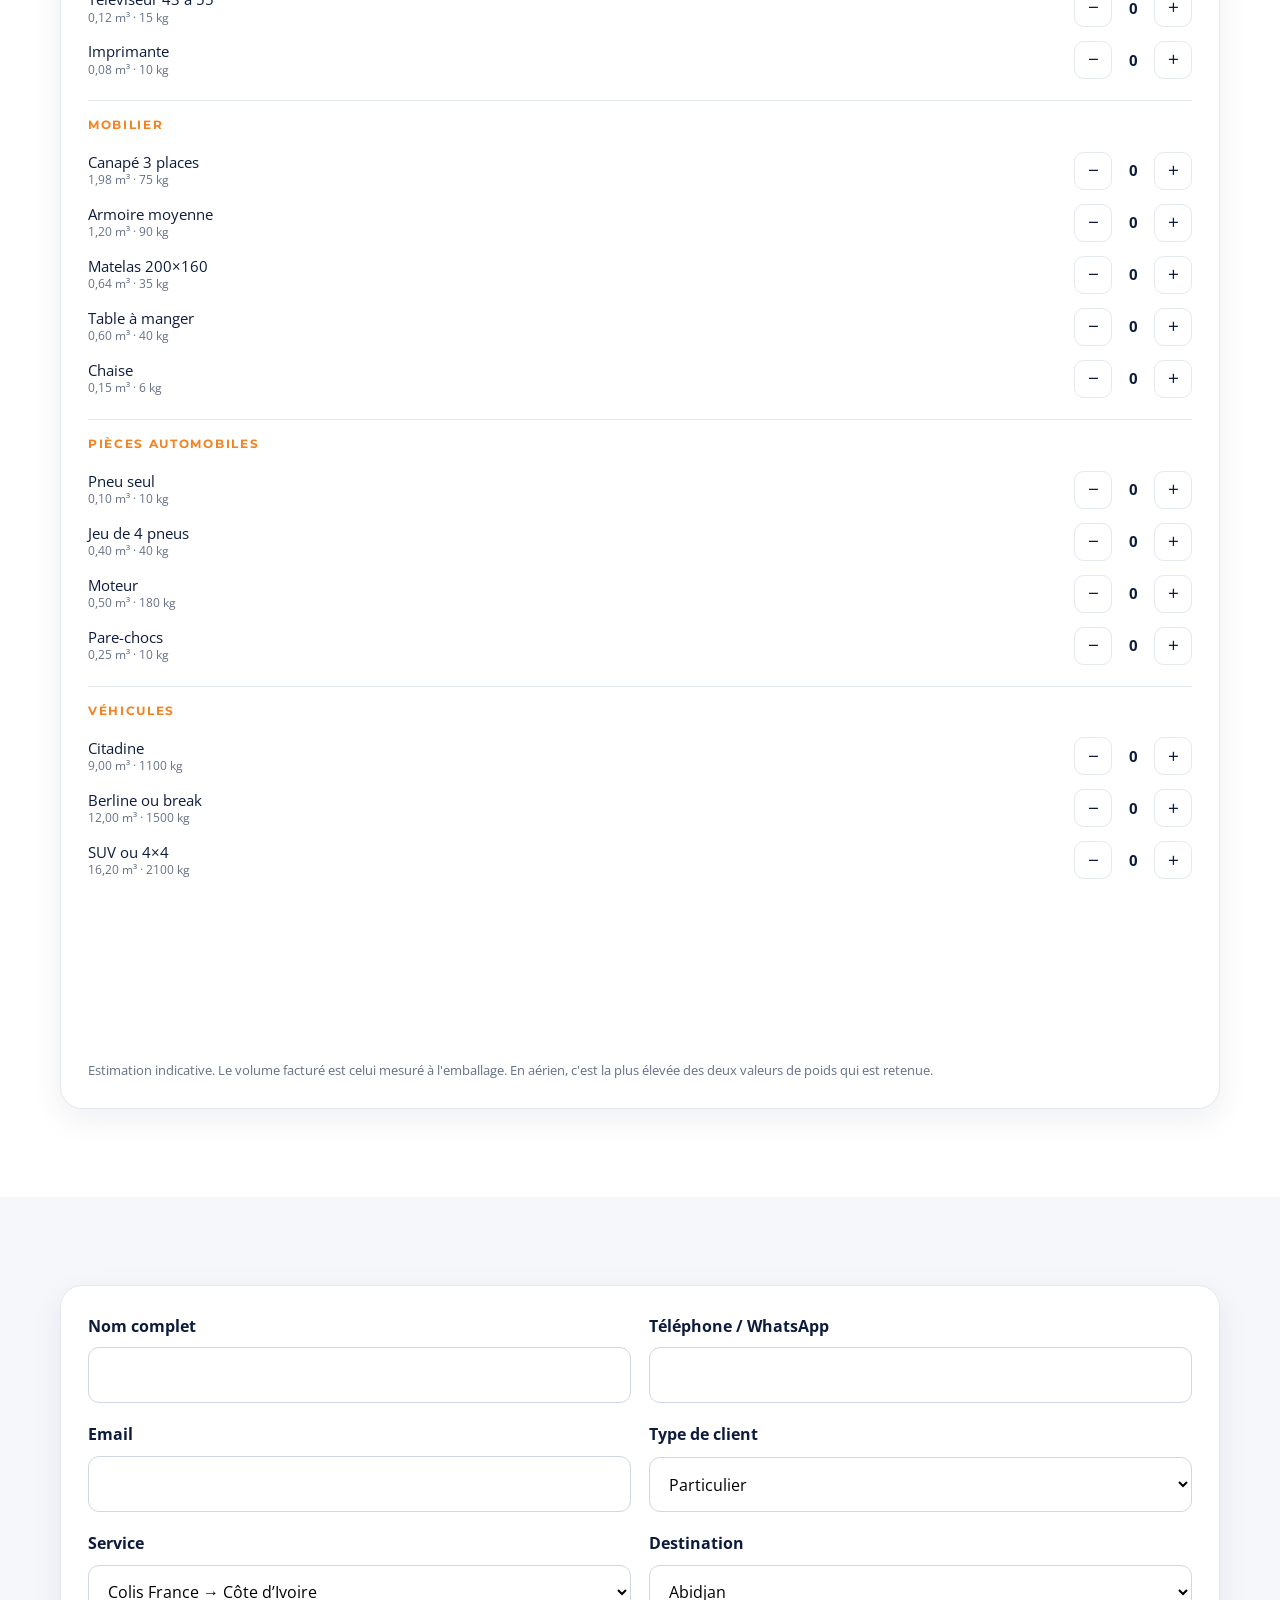
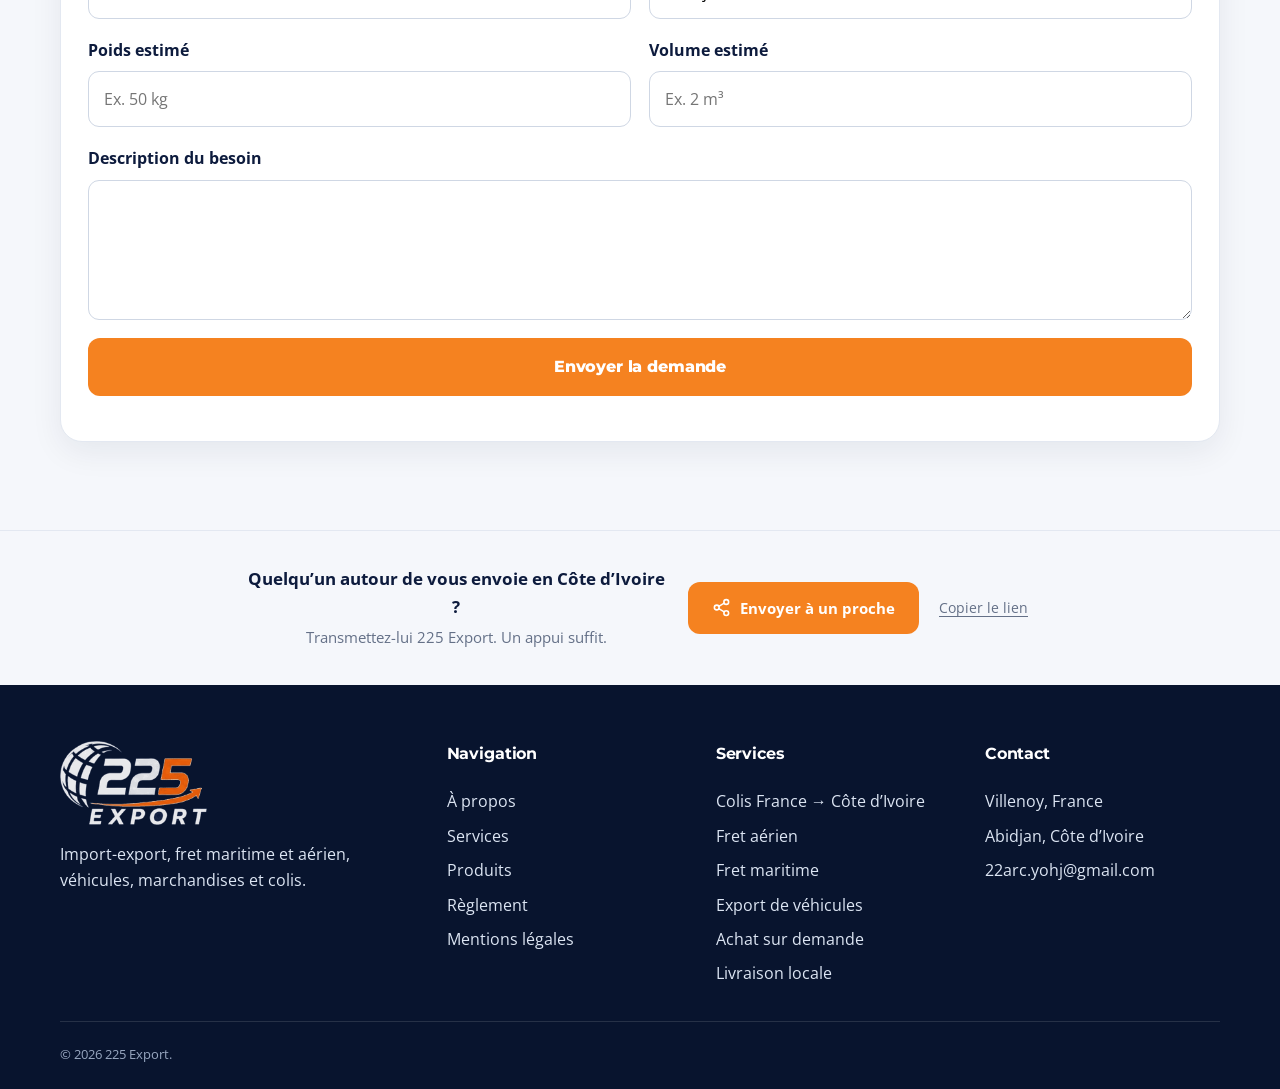
<file: devis.html>
<!doctype html>
<html lang="fr"><head><meta charset="utf-8"><meta name="viewport" content="width=device-width,initial-scale=1">
<title>Devis | 225 Export</title><meta name="description" content="Demander un devis à 225 Export.">
<meta property="og:type" content="website"><meta property="og:site_name" content="225 Export"><meta property="og:locale" content="fr_FR"><meta property="og:title" content="Devis | 225 Export"><meta property="og:description" content="Demander un devis à 225 Export."><meta property="og:url" content="https://22arc-yohj.github.io/225-Export/devis.html"><meta property="og:image" content="https://22arc-yohj.github.io/225-Export/assets/partage.jpg"><meta property="og:image:width" content="1200"><meta property="og:image:height" content="640"><meta name="twitter:card" content="summary_large_image">
<link rel="icon" href="assets/favicon.ico" sizes="any">
<link rel="apple-touch-icon" href="assets/apple-touch-icon.png">
<link rel="preconnect" href="https://fonts.googleapis.com">
<link rel="preconnect" href="https://fonts.gstatic.com" crossorigin>
<link href="https://fonts.googleapis.com/css2?family=Montserrat:wght@700&family=Open+Sans:wght@400;600;700&display=swap" rel="stylesheet">
<link rel="stylesheet" href="assets/style.css"></head><body>
<header>
<div class="container nav">
<a class="brand" href="index.html">
<div class="logo-mark">225</div>
<div class="brand-text"><strong>225 EXPORT</strong><small>Acheter en France, livrer en Côte d’Ivoire.</small></div>
</a>
<button class="menu-btn" aria-label="Ouvrir le menu">☰</button>
<nav class="navlinks">
<a href="index.html">Accueil</a>
<a href="a-propos.html">À propos</a>
<a href="services.html">Services</a>
<a href="produits.html">Produits</a>
<a href="destinations.html">Destinations</a>
<a href="achat-sur-demande.html">Achat sur demande</a>
<a href="colis-france-cote-ivoire.html">Colis France → Côte d’Ivoire</a>
<a href="contact.html">Contact</a>
<a class="nav-cta" href="devis.html">Demander un devis</a>
</nav>
</div>
</header>
<main><section class="page-hero"><div class="container"><div class="kicker">Demande de devis</div><h1>Recevez une estimation adaptée à votre besoin</h1><p>Décrivez votre envoi en quelques lignes : plus la demande est précise, plus l’estimation est juste. Vous pouvez aussi nous écrire directement à 22arc.yohj@gmail.com.</p></div></section>

<section class="section"><div class="container"><div id="estimateur"></div></div></section>

<section class="section alt"><div class="container"><form class="card" id="quote-form-live" action="https://formsubmit.co/798822cc7f194814a7871ce15e0956b4" method="POST">

<!-- Réglages FormSubmit — invisibles pour le visiteur, ne pas supprimer -->
<input type="hidden" name="_subject" value="Nouvelle demande de devis — 225 Export">
<input type="hidden" name="_template" value="table">
<input type="hidden" name="_captcha" value="false">
<input type="hidden" name="_next" value="https://22arc-yohj.github.io/225-Export/merci.html">
<input type="text" name="_honey" style="display:none" tabindex="-1" autocomplete="off">

<div class="form-grid">

<div class="field"><label for="d-nom">Nom complet</label><input id="d-nom" name="Nom complet" required></div><div class="field"><label for="d-tel">Téléphone / WhatsApp</label><input id="d-tel" name="Téléphone" type="tel" required></div>

<div class="field"><label for="d-email">Email</label><input id="d-email" name="email" type="email" required></div><div class="field"><label for="d-client">Type de client</label><select id="d-client" name="Type de client"><option>Particulier</option><option>Professionnel</option><option>Revendeur</option></select></div>

<div class="field"><label for="d-service">Service</label><select id="d-service" name="Service"><option>Colis France → Côte d’Ivoire</option><option>Fret aérien</option><option>Fret maritime</option><option>Export de véhicules</option><option>Achat sur demande</option><option>Livraison locale</option></select></div>

<div class="field"><label for="d-destination">Destination</label><select id="d-destination" name="Destination"><option>Abidjan</option><option>Autre ville en Côte d’Ivoire</option></select></div>

<div class="field"><label for="d-poids">Poids estimé</label><input id="d-poids" name="Poids estimé" placeholder="Ex. 50 kg"></div><div class="field"><label for="d-volume">Volume estimé</label><input id="d-volume" name="Volume estimé" placeholder="Ex. 2 m³"></div>

<div class="field full"><label for="d-description">Description du besoin</label><textarea id="d-description" name="Description" required></textarea></div>

<div class="field full"><button class="btn btn-primary" type="submit">Envoyer la demande</button><div id="form-message" class="notice"></div></div>

</div></form></div></section></main>
<a class="floating" href="contact.html" aria-label="Nous contacter">☏</a>
<footer>
<div class="container">
<div class="footer-grid">
<div><div class="brand"><div class="logo-mark">225</div><div class="brand-text"><strong>225 EXPORT</strong><small>Acheter en France, livrer en Côte d’Ivoire.</small></div></div><p>Import-export, fret maritime et aérien, véhicules, marchandises et colis.</p></div>
<div><h4>Navigation</h4><ul><li><a href="a-propos.html">À propos</a></li><li><a href="services.html">Services</a></li><li><a href="produits.html">Produits</a></li><li><a href="reglement.html">Règlement</a></li><li><a href="mentions-legales.html">Mentions légales</a></li></ul></div>
<div><h4>Services</h4><ul><li><a href="colis-france-cote-ivoire.html">Colis France → Côte d’Ivoire</a></li><li>Fret aérien</li><li>Fret maritime</li><li>Export de véhicules</li><li><a href="achat-sur-demande.html">Achat sur demande</a></li><li>Livraison locale</li></ul></div>
<div><h4>Contact</h4><ul><li>Villenoy, France</li><li>Abidjan, Côte d’Ivoire</li><li>22arc.yohj@gmail.com</li></ul></div>
</div>
<div class="copyright">© 2026 225 Export.</div>
</div>
</footer>
<script src="assets/site.js"></script>
<script src="assets/partage.js" defer></script>
<script src="assets/estimateur.js" defer></script>
</body></html>
</file>
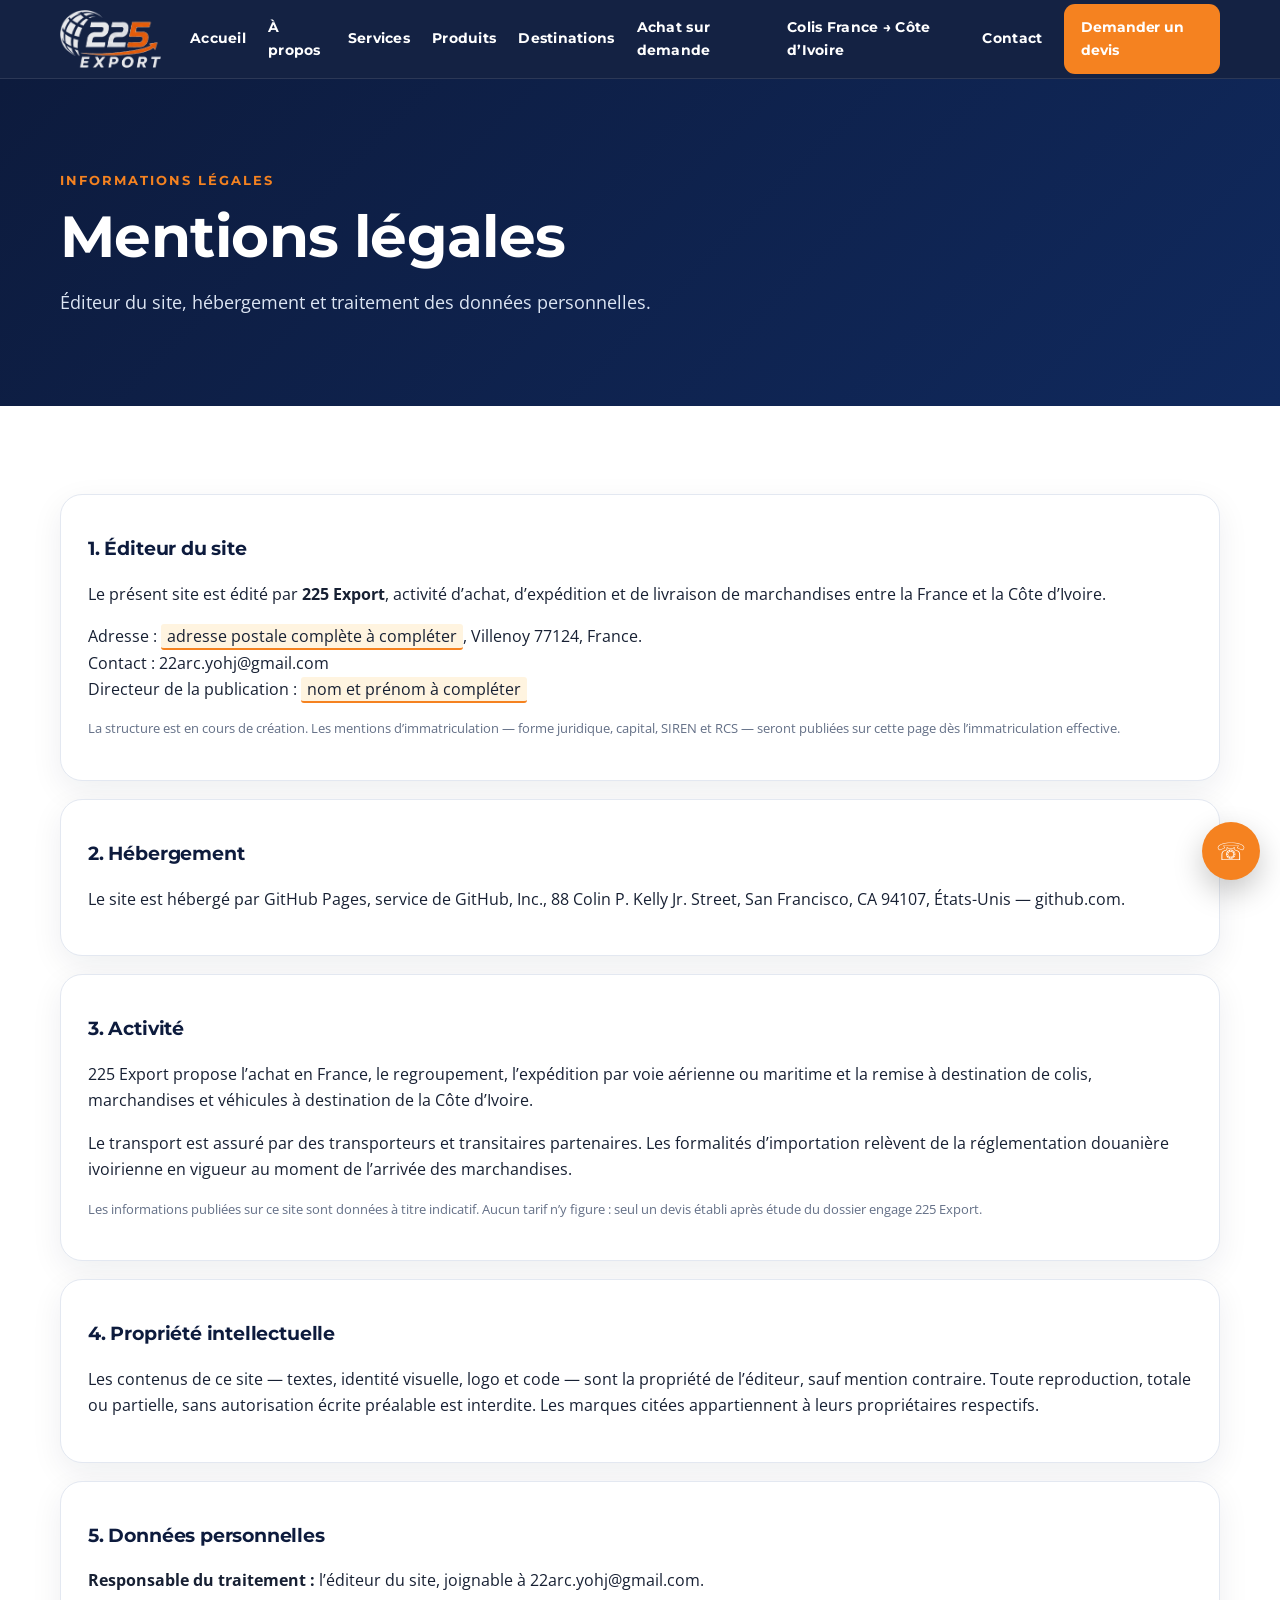
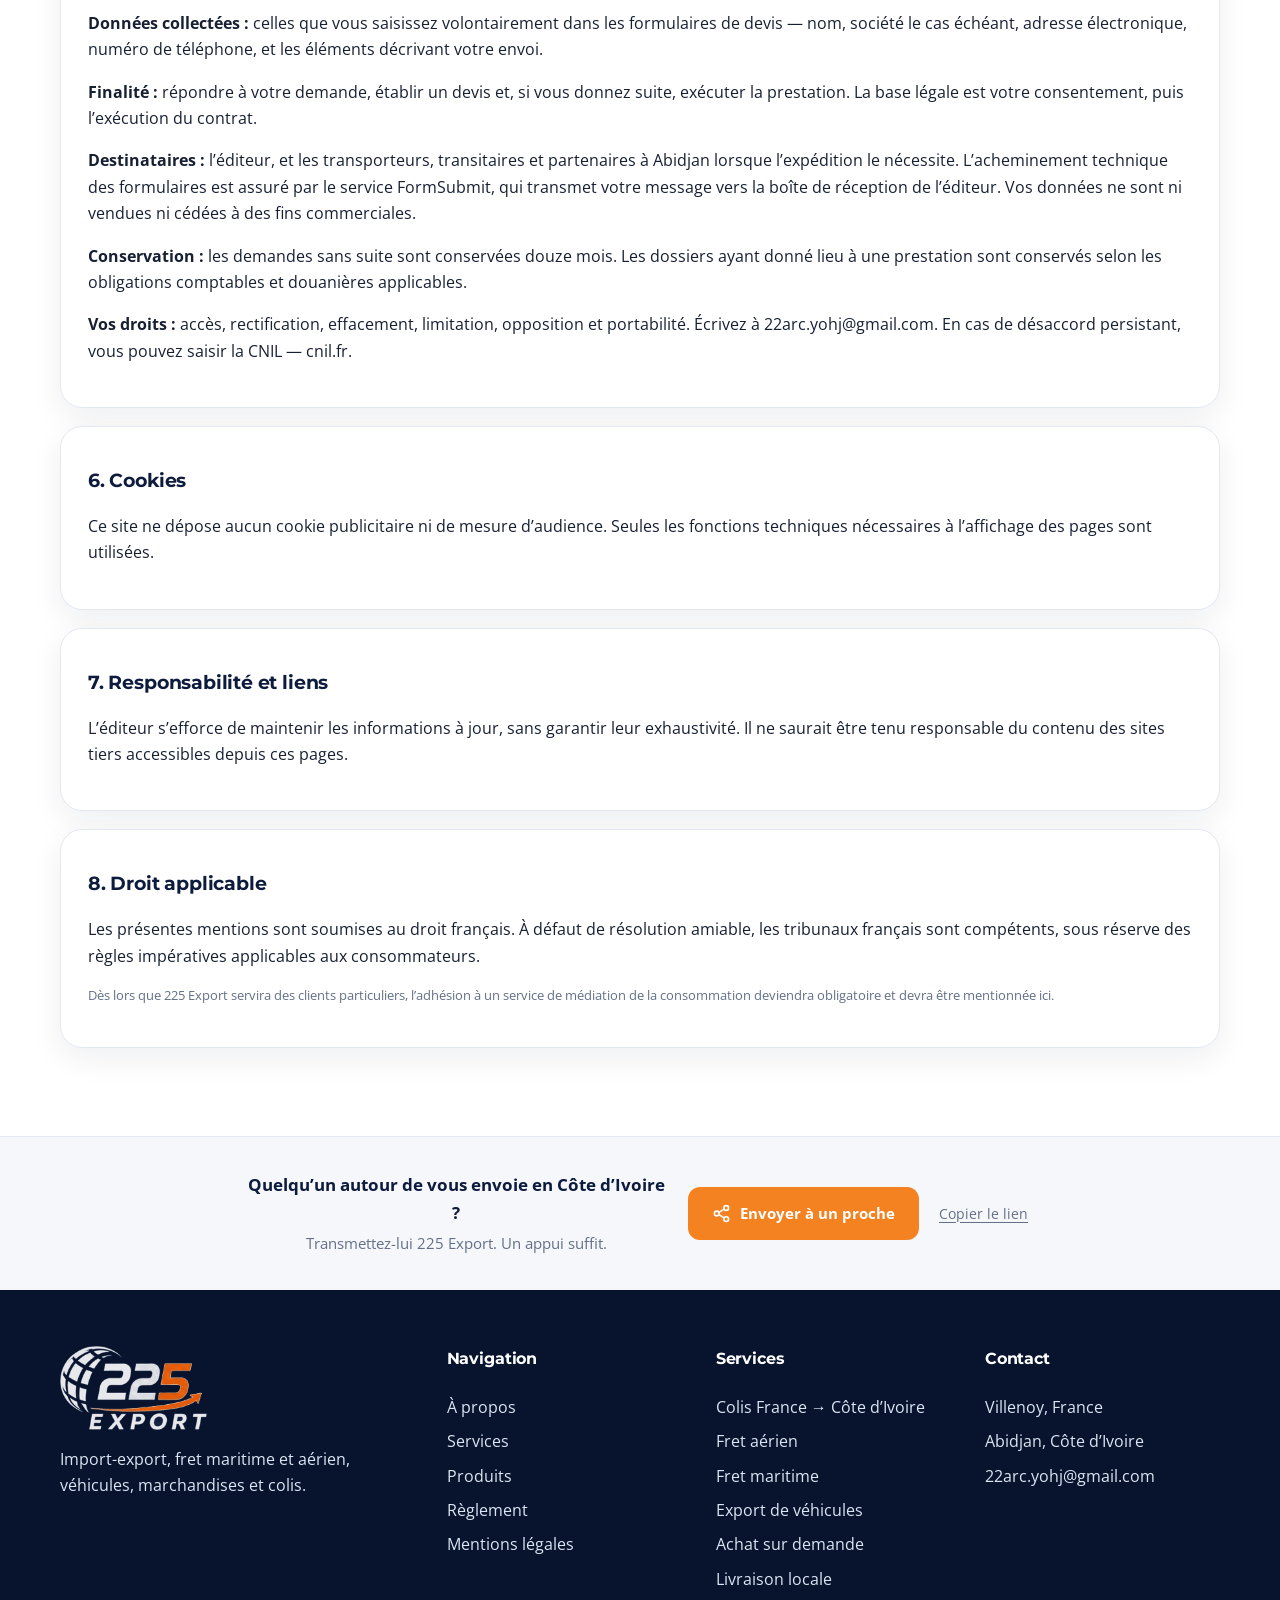
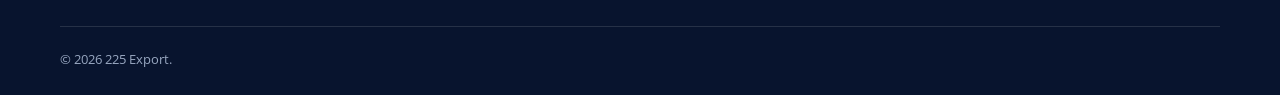
<file: mentions-legales.html>
<!doctype html>
<html lang="fr"><head><meta charset="utf-8"><meta name="viewport" content="width=device-width,initial-scale=1">
<title>Mentions légales | 225 Export</title><meta name="description" content="Mentions légales, hébergement et traitement des données personnelles du site 225 Export."><meta name="robots" content="noindex">
<meta property="og:type" content="website"><meta property="og:site_name" content="225 Export"><meta property="og:locale" content="fr_FR"><meta property="og:title" content="Mentions légales | 225 Export"><meta property="og:description" content="Mentions légales, hébergement et traitement des données personnelles du site 225 Export."><meta property="og:url" content="https://22arc-yohj.github.io/225-Export/mentions-legales.html"><meta property="og:image" content="https://22arc-yohj.github.io/225-Export/assets/partage.jpg"><meta property="og:image:width" content="1200"><meta property="og:image:height" content="640"><meta name="twitter:card" content="summary_large_image">
<link rel="icon" href="assets/favicon.ico" sizes="any">
<link rel="apple-touch-icon" href="assets/apple-touch-icon.png">
<link rel="preconnect" href="https://fonts.googleapis.com">
<link rel="preconnect" href="https://fonts.gstatic.com" crossorigin>
<link href="https://fonts.googleapis.com/css2?family=Montserrat:wght@700&family=Open+Sans:wght@400;600;700&display=swap" rel="stylesheet">
<link rel="stylesheet" href="assets/style.css"></head><body>
<header>
<div class="container nav">
<a class="brand" href="index.html">
<div class="logo-mark">225</div>
<div class="brand-text"><strong>225 EXPORT</strong><small>Acheter en France, livrer en Côte d’Ivoire.</small></div>
</a>
<button class="menu-btn" aria-label="Ouvrir le menu">☰</button>
<nav class="navlinks">
<a href="index.html">Accueil</a>
<a href="a-propos.html">À propos</a>
<a href="services.html">Services</a>
<a href="produits.html">Produits</a>
<a href="destinations.html">Destinations</a>
<a href="achat-sur-demande.html">Achat sur demande</a>
<a href="colis-france-cote-ivoire.html">Colis France → Côte d’Ivoire</a>
<a href="contact.html">Contact</a>
<a class="nav-cta" href="devis.html">Demander un devis</a>
</nav>
</div>
</header>
<main>
<section class="page-hero"><div class="container">
<div class="kicker">Informations légales</div>
<h1>Mentions légales</h1>
<p>Éditeur du site, hébergement et traitement des données personnelles.</p>
</div></section>

<section class="section"><div class="container">

<div class="card" style="margin-bottom:18px"><h3>1. Éditeur du site</h3>
<p>Le présent site est édité par <strong>225 Export</strong>, activité d’achat, d’expédition et de livraison de marchandises entre la France et la Côte d’Ivoire.</p>
<p>Adresse : <span style="background:#FFF4E0;border-bottom:2px solid var(--orange);padding:1px 6px;border-radius:3px">adresse postale complète à compléter</span>, Villenoy 77124, France.<br>
Contact : 22arc.yohj@gmail.com<br>
Directeur de la publication : <span style="background:#FFF4E0;border-bottom:2px solid var(--orange);padding:1px 6px;border-radius:3px">nom et prénom à compléter</span></p>
<p class="notice">La structure est en cours de création. Les mentions d’immatriculation — forme juridique, capital, SIREN et RCS — seront publiées sur cette page dès l’immatriculation effective.</p>
</div>

<div class="card" style="margin-bottom:18px"><h3>2. Hébergement</h3>
<p>Le site est hébergé par GitHub Pages, service de GitHub, Inc., 88 Colin P. Kelly Jr. Street, San Francisco, CA 94107, États-Unis — <a href="https://github.com" target="_blank" rel="noopener">github.com</a>.</p>
</div>

<div class="card" style="margin-bottom:18px"><h3>3. Activité</h3>
<p>225 Export propose l’achat en France, le regroupement, l’expédition par voie aérienne ou maritime et la remise à destination de colis, marchandises et véhicules à destination de la Côte d’Ivoire.</p>
<p>Le transport est assuré par des transporteurs et transitaires partenaires. Les formalités d’importation relèvent de la réglementation douanière ivoirienne en vigueur au moment de l’arrivée des marchandises.</p>
<p class="notice">Les informations publiées sur ce site sont données à titre indicatif. Aucun tarif n’y figure : seul un devis établi après étude du dossier engage 225 Export.</p>
</div>

<div class="card" style="margin-bottom:18px"><h3>4. Propriété intellectuelle</h3>
<p>Les contenus de ce site — textes, identité visuelle, logo et code — sont la propriété de l’éditeur, sauf mention contraire. Toute reproduction, totale ou partielle, sans autorisation écrite préalable est interdite. Les marques citées appartiennent à leurs propriétaires respectifs.</p>
</div>

<div class="card" style="margin-bottom:18px"><h3>5. Données personnelles</h3>
<p><strong>Responsable du traitement :</strong> l’éditeur du site, joignable à 22arc.yohj@gmail.com.</p>
<p><strong>Données collectées :</strong> celles que vous saisissez volontairement dans les formulaires de devis — nom, société le cas échéant, adresse électronique, numéro de téléphone, et les éléments décrivant votre envoi.</p>
<p><strong>Finalité :</strong> répondre à votre demande, établir un devis et, si vous donnez suite, exécuter la prestation. La base légale est votre consentement, puis l’exécution du contrat.</p>
<p><strong>Destinataires :</strong> l’éditeur, et les transporteurs, transitaires et partenaires à Abidjan lorsque l’expédition le nécessite. L’acheminement technique des formulaires est assuré par le service FormSubmit, qui transmet votre message vers la boîte de réception de l’éditeur. Vos données ne sont ni vendues ni cédées à des fins commerciales.</p>
<p><strong>Conservation :</strong> les demandes sans suite sont conservées douze mois. Les dossiers ayant donné lieu à une prestation sont conservés selon les obligations comptables et douanières applicables.</p>
<p><strong>Vos droits :</strong> accès, rectification, effacement, limitation, opposition et portabilité. Écrivez à 22arc.yohj@gmail.com. En cas de désaccord persistant, vous pouvez saisir la CNIL — <a href="https://www.cnil.fr" target="_blank" rel="noopener">cnil.fr</a>.</p>
</div>

<div class="card" style="margin-bottom:18px"><h3>6. Cookies</h3>
<p>Ce site ne dépose aucun cookie publicitaire ni de mesure d’audience. Seules les fonctions techniques nécessaires à l’affichage des pages sont utilisées.</p>
</div>

<div class="card" style="margin-bottom:18px"><h3>7. Responsabilité et liens</h3>
<p>L’éditeur s’efforce de maintenir les informations à jour, sans garantir leur exhaustivité. Il ne saurait être tenu responsable du contenu des sites tiers accessibles depuis ces pages.</p>
</div>

<div class="card"><h3>8. Droit applicable</h3>
<p>Les présentes mentions sont soumises au droit français. À défaut de résolution amiable, les tribunaux français sont compétents, sous réserve des règles impératives applicables aux consommateurs.</p>
<p class="notice">Dès lors que 225 Export servira des clients particuliers, l’adhésion à un service de médiation de la consommation deviendra obligatoire et devra être mentionnée ici.</p>
</div>

</div></section>
</main>
<a class="floating" href="contact.html" aria-label="Nous contacter">☏</a>
<footer>
<div class="container">
<div class="footer-grid">
<div><div class="brand"><div class="logo-mark">225</div><div class="brand-text"><strong>225 EXPORT</strong><small>Acheter en France, livrer en Côte d’Ivoire.</small></div></div><p>Import-export, fret maritime et aérien, véhicules, marchandises et colis.</p></div>
<div><h4>Navigation</h4><ul><li><a href="a-propos.html">À propos</a></li><li><a href="services.html">Services</a></li><li><a href="produits.html">Produits</a></li><li><a href="reglement.html">Règlement</a></li><li><a href="mentions-legales.html">Mentions légales</a></li></ul></div>
<div><h4>Services</h4><ul><li><a href="colis-france-cote-ivoire.html">Colis France → Côte d’Ivoire</a></li><li>Fret aérien</li><li>Fret maritime</li><li>Export de véhicules</li><li><a href="achat-sur-demande.html">Achat sur demande</a></li><li>Livraison locale</li></ul></div>
<div><h4>Contact</h4><ul><li>Villenoy, France</li><li>Abidjan, Côte d’Ivoire</li><li>22arc.yohj@gmail.com</li></ul></div>
</div>
<div class="copyright">© 2026 225 Export.</div>
</div>
</footer>
<script src="assets/site.js"></script>
<script src="assets/partage.js" defer></script>
</body></html>
</file>
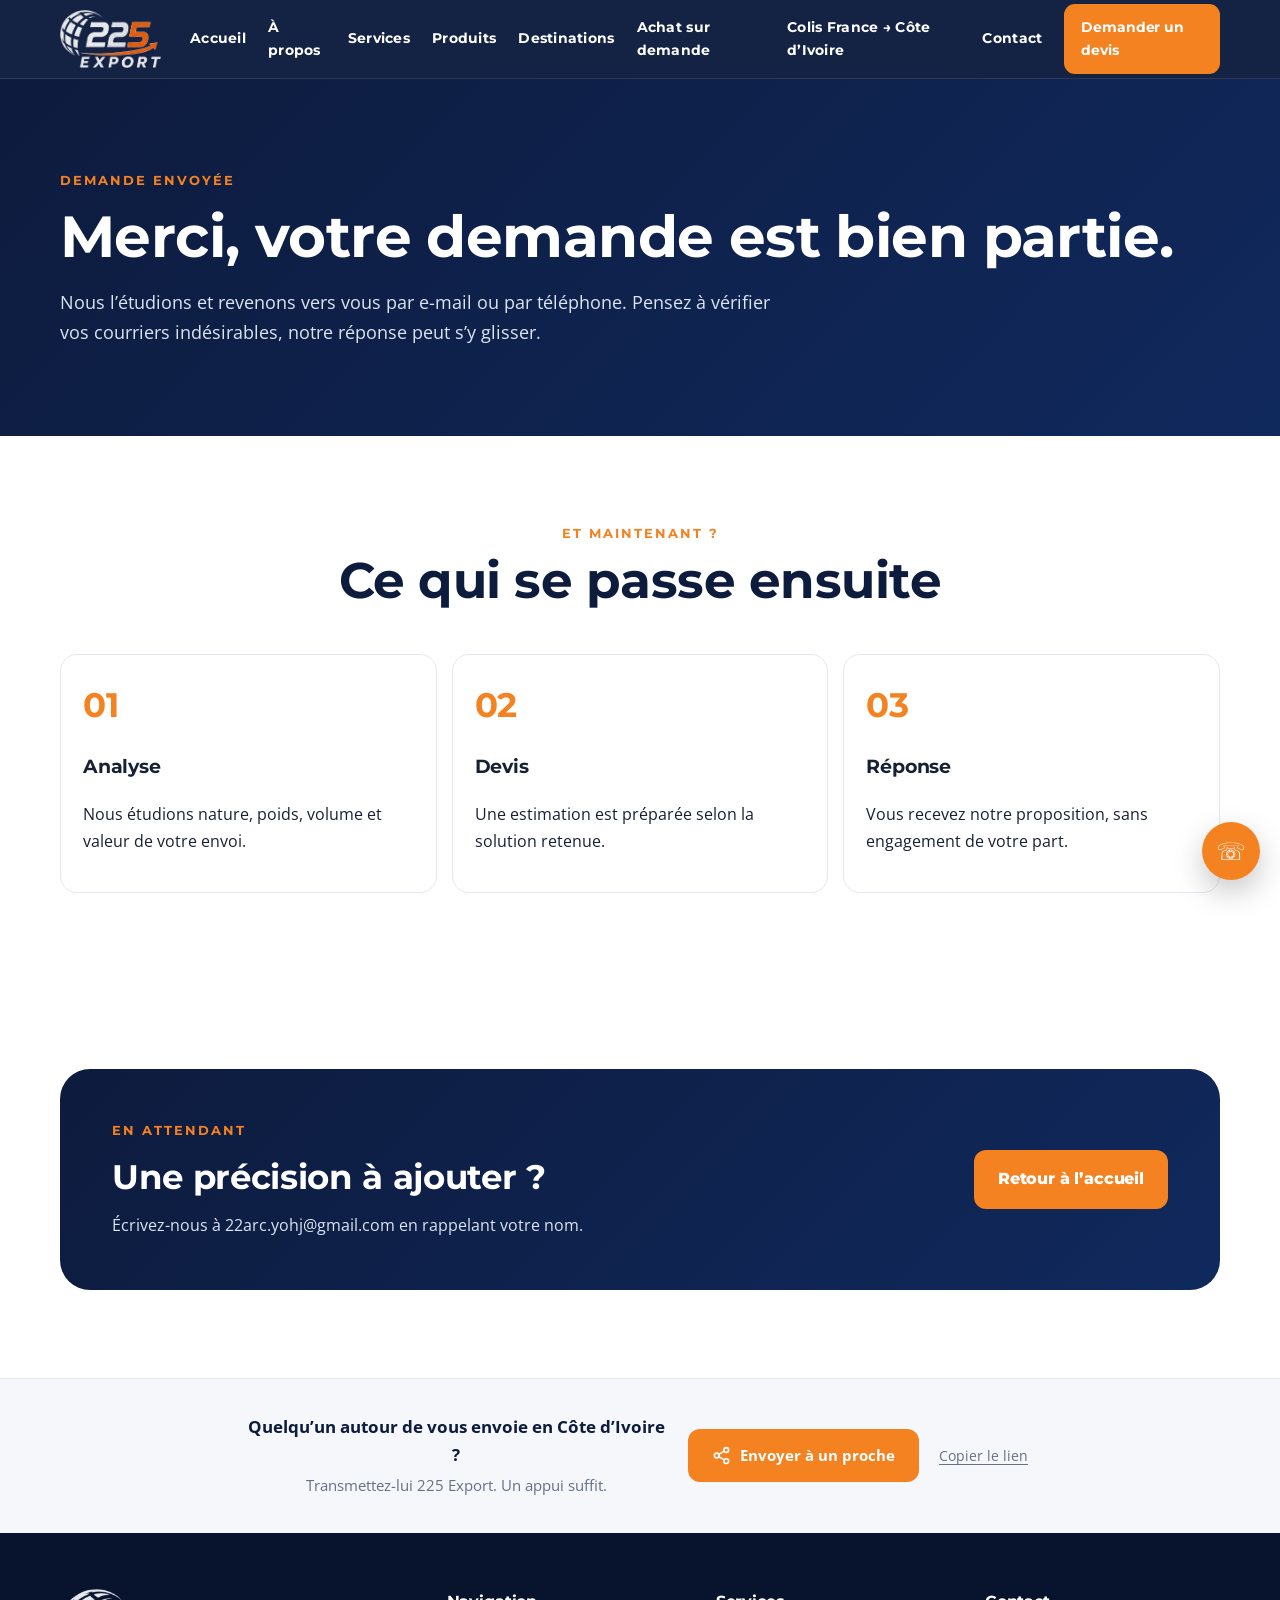
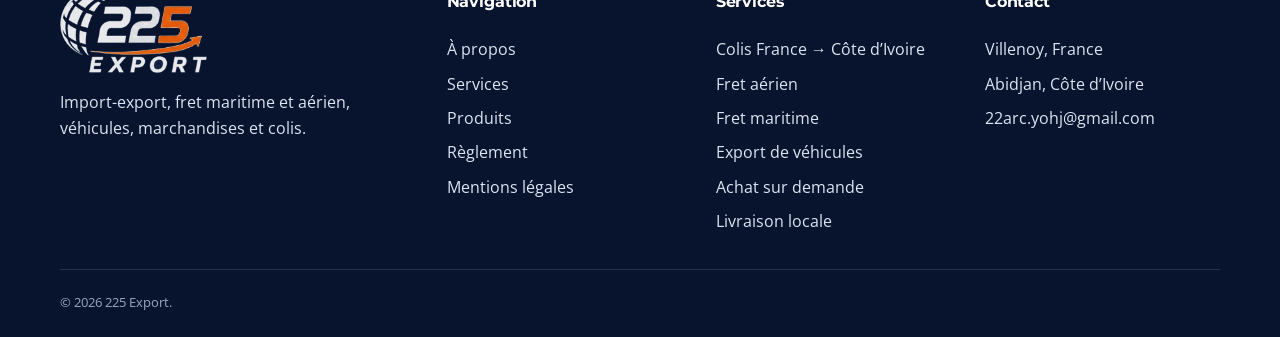
<file: merci.html>
<!doctype html>
<html lang="fr"><head><meta charset="utf-8"><meta name="viewport" content="width=device-width,initial-scale=1">
<title>Demande envoyée | 225 Export</title><meta name="description" content="Votre demande a bien été transmise à 225 Export.">
<meta name="robots" content="noindex">
<meta property="og:type" content="website"><meta property="og:site_name" content="225 Export"><meta property="og:locale" content="fr_FR"><meta property="og:title" content="Demande envoyée | 225 Export"><meta property="og:description" content="Votre demande a bien été transmise à 225 Export."><meta property="og:url" content="https://22arc-yohj.github.io/225-Export/merci.html"><meta property="og:image" content="https://22arc-yohj.github.io/225-Export/assets/partage.jpg"><meta property="og:image:width" content="1200"><meta property="og:image:height" content="640"><meta name="twitter:card" content="summary_large_image">
<link rel="icon" href="assets/favicon.ico" sizes="any">
<link rel="apple-touch-icon" href="assets/apple-touch-icon.png">
<link rel="preconnect" href="https://fonts.googleapis.com">
<link rel="preconnect" href="https://fonts.gstatic.com" crossorigin>
<link href="https://fonts.googleapis.com/css2?family=Montserrat:wght@700&family=Open+Sans:wght@400;600;700&display=swap" rel="stylesheet">
<link rel="stylesheet" href="assets/style.css"></head><body>
<header>
<div class="container nav">
<a class="brand" href="index.html">
<div class="logo-mark">225</div>
<div class="brand-text"><strong>225 EXPORT</strong><small>Acheter en France, livrer en Côte d’Ivoire.</small></div>
</a>
<button class="menu-btn" aria-label="Ouvrir le menu">☰</button>
<nav class="navlinks">
<a href="index.html">Accueil</a>
<a href="a-propos.html">À propos</a>
<a href="services.html">Services</a>
<a href="produits.html">Produits</a>
<a href="destinations.html">Destinations</a>
<a href="achat-sur-demande.html">Achat sur demande</a>
<a href="colis-france-cote-ivoire.html">Colis France → Côte d’Ivoire</a>
<a href="contact.html">Contact</a>
<a class="nav-cta" href="devis.html">Demander un devis</a>
</nav>
</div>
</header>
<main>
<section class="page-hero"><div class="container"><div class="kicker">Demande envoyée</div><h1>Merci, votre demande est bien partie.</h1><p>Nous l’étudions et revenons vers vous par e-mail ou par téléphone. Pensez à vérifier vos courriers indésirables, notre réponse peut s’y glisser.</p></div></section>

<section class="section"><div class="container"><div class="section-head"><div class="kicker">Et maintenant ?</div><h2>Ce qui se passe ensuite</h2></div><div class="process" style="grid-template-columns:repeat(auto-fit,minmax(220px,1fr))">
<div class="step"><strong>01</strong><h3>Analyse</h3><p>Nous étudions nature, poids, volume et valeur de votre envoi.</p></div>
<div class="step"><strong>02</strong><h3>Devis</h3><p>Une estimation est préparée selon la solution retenue.</p></div>
<div class="step"><strong>03</strong><h3>Réponse</h3><p>Vous recevez notre proposition, sans engagement de votre part.</p></div>
</div></div></section>

<section class="section"><div class="container"><div class="band">
<div>
<div class="kicker">En attendant</div>
<h2 style="font-size:clamp(24px,5vw,34px);margin:7px 0">Une précision à ajouter ?</h2>
<p style="margin:0;color:#DCE5F3">Écrivez-nous à 22arc.yohj@gmail.com en rappelant votre nom.</p>
</div>
<a class="btn btn-primary" href="index.html">Retour à l’accueil</a>
</div></div></section>
</main>
<a class="floating" href="contact.html" aria-label="Nous contacter">☏</a>
<footer>
<div class="container">
<div class="footer-grid">
<div><div class="brand"><div class="logo-mark">225</div><div class="brand-text"><strong>225 EXPORT</strong><small>Acheter en France, livrer en Côte d’Ivoire.</small></div></div><p>Import-export, fret maritime et aérien, véhicules, marchandises et colis.</p></div>
<div><h4>Navigation</h4><ul><li><a href="a-propos.html">À propos</a></li><li><a href="services.html">Services</a></li><li><a href="produits.html">Produits</a></li><li><a href="reglement.html">Règlement</a></li><li><a href="mentions-legales.html">Mentions légales</a></li></ul></div>
<div><h4>Services</h4><ul><li><a href="colis-france-cote-ivoire.html">Colis France → Côte d’Ivoire</a></li><li>Fret aérien</li><li>Fret maritime</li><li>Export de véhicules</li><li><a href="achat-sur-demande.html">Achat sur demande</a></li><li>Livraison locale</li></ul></div>
<div><h4>Contact</h4><ul><li>Villenoy, France</li><li>Abidjan, Côte d’Ivoire</li><li>22arc.yohj@gmail.com</li></ul></div>
</div>
<div class="copyright">© 2026 225 Export.</div>
</div>
</footer>
<script src="assets/site.js"></script>
<script src="assets/partage.js" defer></script>
</body></html>
</file>
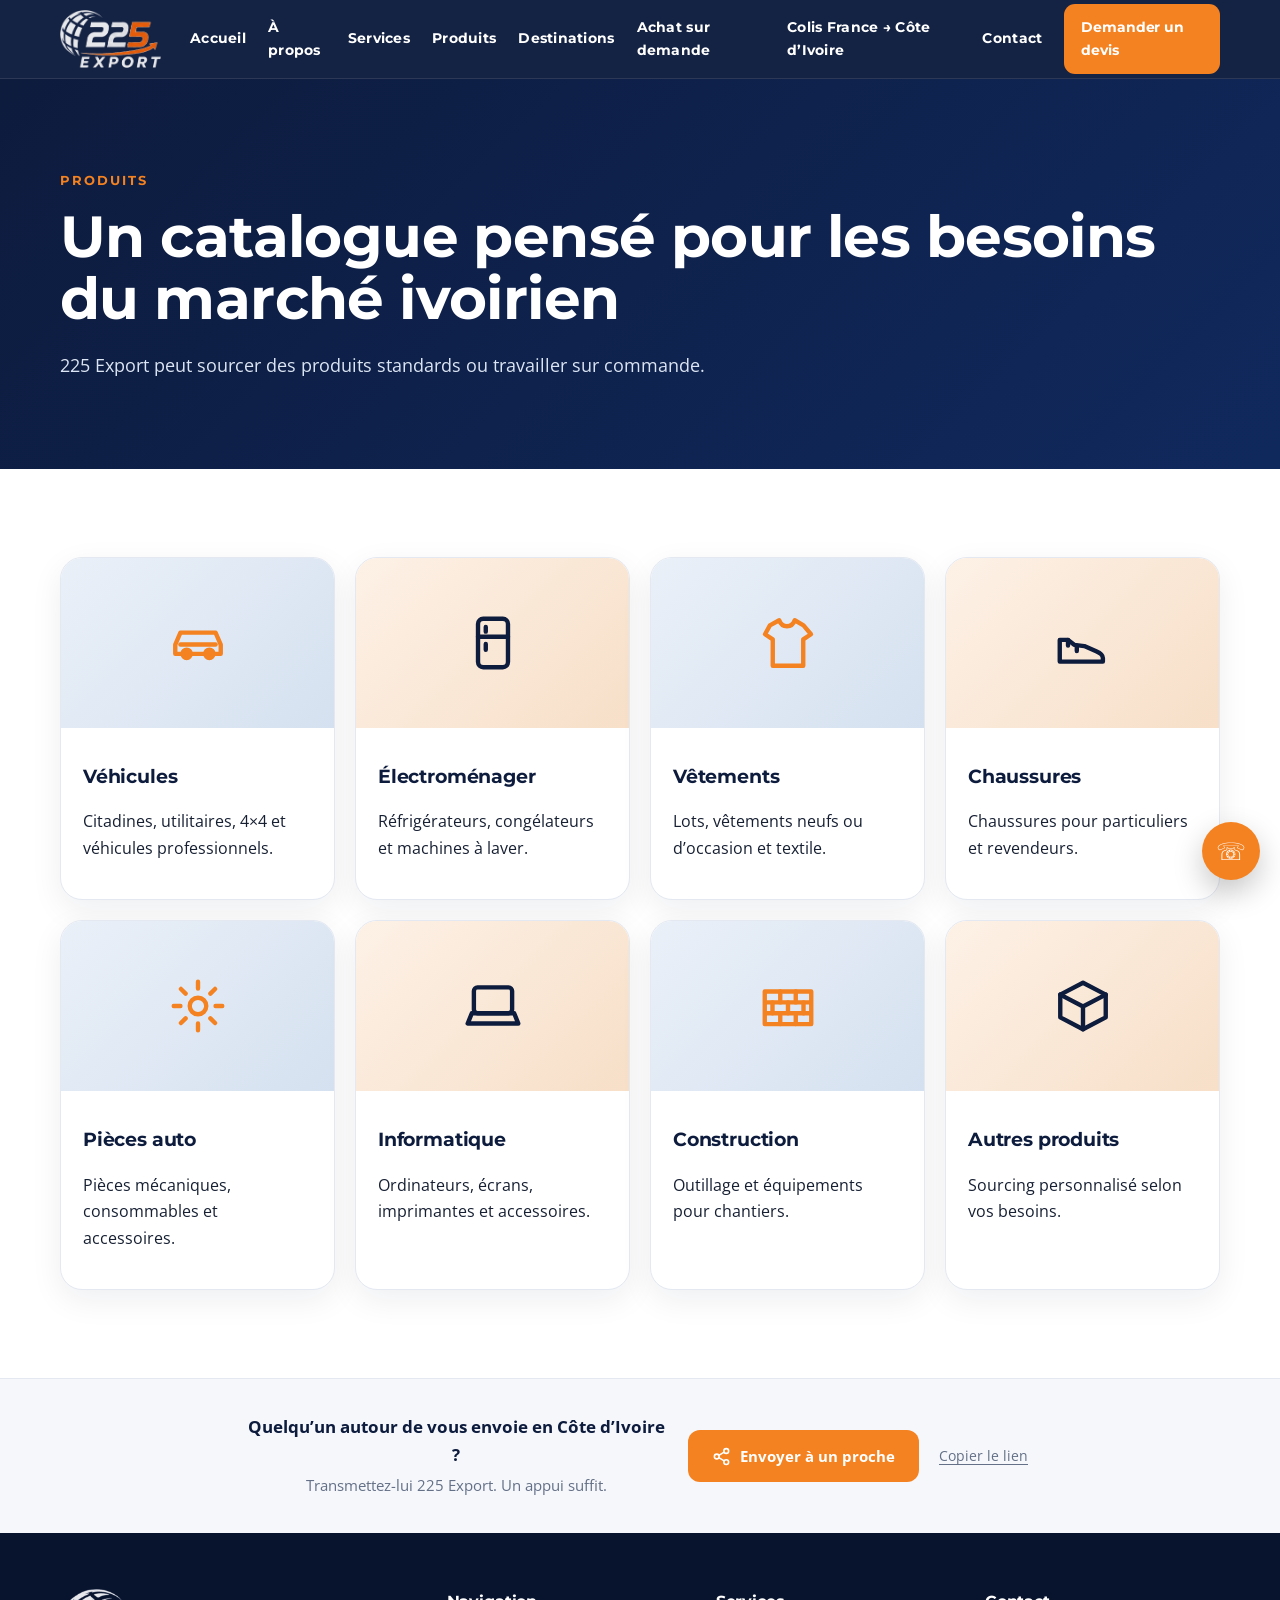
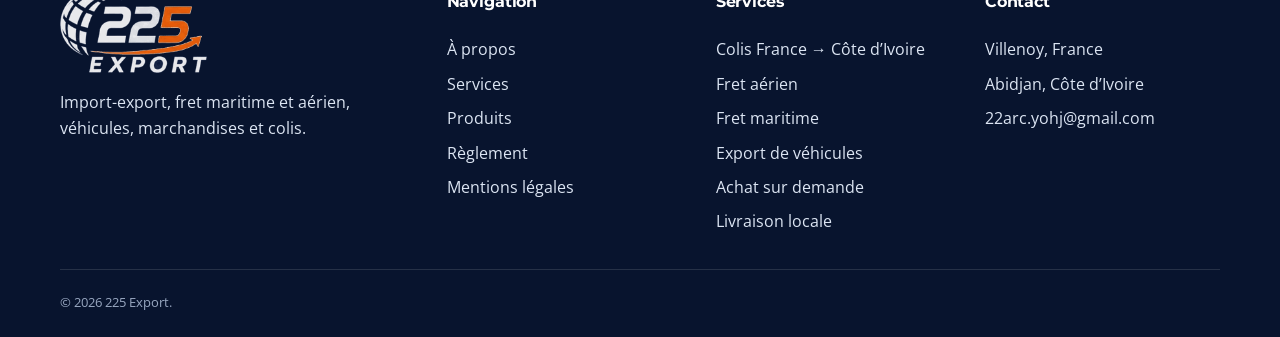
<file: produits.html>
<!doctype html>
<html lang="fr"><head><meta charset="utf-8"><meta name="viewport" content="width=device-width,initial-scale=1">
<title>Produits | 225 Export</title><meta name="description" content="Produits exportés de France vers la Côte d’Ivoire.">
<meta property="og:type" content="website"><meta property="og:site_name" content="225 Export"><meta property="og:locale" content="fr_FR"><meta property="og:title" content="Produits | 225 Export"><meta property="og:description" content="Produits exportés de France vers la Côte d’Ivoire."><meta property="og:url" content="https://22arc-yohj.github.io/225-Export/produits.html"><meta property="og:image" content="https://22arc-yohj.github.io/225-Export/assets/partage.jpg"><meta property="og:image:width" content="1200"><meta property="og:image:height" content="640"><meta name="twitter:card" content="summary_large_image">
<link rel="icon" href="assets/favicon.ico" sizes="any">
<link rel="apple-touch-icon" href="assets/apple-touch-icon.png">
<link rel="preconnect" href="https://fonts.googleapis.com">
<link rel="preconnect" href="https://fonts.gstatic.com" crossorigin>
<link href="https://fonts.googleapis.com/css2?family=Montserrat:wght@700&family=Open+Sans:wght@400;600;700&display=swap" rel="stylesheet">
<link rel="stylesheet" href="assets/style.css"></head><body>
<header>
<div class="container nav">
<a class="brand" href="index.html">
<div class="logo-mark">225</div>
<div class="brand-text"><strong>225 EXPORT</strong><small>Acheter en France, livrer en Côte d’Ivoire.</small></div>
</a>
<button class="menu-btn" aria-label="Ouvrir le menu">☰</button>
<nav class="navlinks">
<a href="index.html">Accueil</a>
<a href="a-propos.html">À propos</a>
<a href="services.html">Services</a>
<a href="produits.html">Produits</a>
<a href="destinations.html">Destinations</a>
<a href="achat-sur-demande.html">Achat sur demande</a>
<a href="colis-france-cote-ivoire.html">Colis France → Côte d’Ivoire</a>
<a href="contact.html">Contact</a>
<a class="nav-cta" href="devis.html">Demander un devis</a>
</nav>
</div>
</header>
<main><section class="page-hero"><div class="container"><div class="kicker">Produits</div><h1>Un catalogue pensé pour les besoins du marché ivoirien</h1><p>225 Export peut sourcer des produits standards ou travailler sur commande.</p></div></section>

<section class="section"><div class="container"><div class="grid-4">

<article class="card product-card"><div class="product-visual"><svg width="62" height="62" viewBox="0 0 24 24" fill="none" style="stroke:var(--orange)" stroke-width="1.7" stroke-linecap="round" stroke-linejoin="round" aria-hidden="true"><path d="M3.2 16.2v-3.6l2-4.6h13.6l2 4.6v3.6z"/><path d="M5.2 12.6h13.6"/><circle cx="7.6" cy="16.2" r="1.6"/><circle cx="16.4" cy="16.2" r="1.6"/></svg></div><div class="content"><h3>Véhicules</h3><p>Citadines, utilitaires, 4×4 et véhicules professionnels.</p></div></article><article class="card product-card"><div class="product-visual"><svg width="62" height="62" viewBox="0 0 24 24" fill="none" style="stroke:var(--orange)" stroke-width="1.7" stroke-linecap="round" stroke-linejoin="round" aria-hidden="true"><rect x="6.2" y="2.6" width="11.6" height="18.8" rx="2"/><path d="M6.2 9.6h11.6"/><path d="M9.2 5.8v1.8M9.2 12.4v2.2"/></svg></div><div class="content"><h3>Électroménager</h3><p>Réfrigérateurs, congélateurs et machines à laver.</p></div></article><article class="card product-card"><div class="product-visual"><svg width="62" height="62" viewBox="0 0 24 24" fill="none" style="stroke:var(--orange)" stroke-width="1.7" stroke-linecap="round" stroke-linejoin="round" aria-hidden="true"><path d="M8.6 3.2 5 5.2 3.1 8.6l3 2v10.2h11.8V10.6l3-2L18 5.2l-3.4-2c-.5 1.5-1.4 2.3-3 2.3s-2.5-.8-3-2.3z"/></svg></div><div class="content"><h3>Vêtements</h3><p>Lots, vêtements neufs ou d’occasion et textile.</p></div></article><article class="card product-card"><div class="product-visual"><svg width="62" height="62" viewBox="0 0 24 24" fill="none" style="stroke:var(--orange)" stroke-width="1.7" stroke-linecap="round" stroke-linejoin="round" aria-hidden="true"><path d="M3 17.4v-6.6h3.2l2.4 1.9 3.9.5 4.6 2c1.4.6 2.6 1.3 2.6 2.6v1.4H3z"/><path d="M6.2 10.8v2.2M9.6 13v2.1"/></svg></div><div class="content"><h3>Chaussures</h3><p>Chaussures pour particuliers et revendeurs.</p></div></article><article class="card product-card"><div class="product-visual"><svg width="62" height="62" viewBox="0 0 24 24" fill="none" style="stroke:var(--orange)" stroke-width="1.7" stroke-linecap="round" stroke-linejoin="round" aria-hidden="true"><circle cx="12" cy="12" r="3.2"/><path d="M12 2.6v2.6M12 18.8v2.6M21.4 12h-2.6M5.2 12H2.6M18.6 5.4l-1.8 1.8M7.2 16.8l-1.8 1.8M18.6 18.6l-1.8-1.8M7.2 7.2 5.4 5.4"/></svg></div><div class="content"><h3>Pièces auto</h3><p>Pièces mécaniques, consommables et accessoires.</p></div></article><article class="card product-card"><div class="product-visual"><svg width="62" height="62" viewBox="0 0 24 24" fill="none" style="stroke:var(--orange)" stroke-width="1.7" stroke-linecap="round" stroke-linejoin="round" aria-hidden="true"><rect x="4.6" y="4.8" width="14.8" height="10" rx="1.4"/><path d="M2.2 18.8h19.6l-1.6-4H3.8z"/></svg></div><div class="content"><h3>Informatique</h3><p>Ordinateurs, écrans, imprimantes et accessoires.</p></div></article><article class="card product-card"><div class="product-visual"><svg width="62" height="62" viewBox="0 0 24 24" fill="none" style="stroke:var(--orange)" stroke-width="1.7" stroke-linecap="round" stroke-linejoin="round" aria-hidden="true"><path d="M3 6.4h18v4.2H3zM3 10.6h18v4.2H3zM3 14.8h18v4.2H3z"/><path d="M9 6.4v4.2M15 6.4v4.2M6 10.6v4.2M12 10.6v4.2M18 10.6v4.2M9 14.8v4.2M15 14.8v4.2"/></svg></div><div class="content"><h3>Construction</h3><p>Outillage et équipements pour chantiers.</p></div></article><article class="card product-card"><div class="product-visual"><svg width="62" height="62" viewBox="0 0 24 24" fill="none" style="stroke:var(--orange)" stroke-width="1.7" stroke-linecap="round" stroke-linejoin="round" aria-hidden="true"><path d="M3.2 7.6 12 3l8.8 4.6v8.8L12 21l-8.8-4.6z"/><path d="M3.2 7.6 12 12.2l8.8-4.6M12 12.2V21"/></svg></div><div class="content"><h3>Autres produits</h3><p>Sourcing personnalisé selon vos besoins.</p></div></article>

</div></div></section></main>
<a class="floating" href="contact.html" aria-label="Nous contacter">☏</a>
<footer>
<div class="container">
<div class="footer-grid">
<div><div class="brand"><div class="logo-mark">225</div><div class="brand-text"><strong>225 EXPORT</strong><small>Acheter en France, livrer en Côte d’Ivoire.</small></div></div><p>Import-export, fret maritime et aérien, véhicules, marchandises et colis.</p></div>
<div><h4>Navigation</h4><ul><li><a href="a-propos.html">À propos</a></li><li><a href="services.html">Services</a></li><li><a href="produits.html">Produits</a></li><li><a href="reglement.html">Règlement</a></li><li><a href="mentions-legales.html">Mentions légales</a></li></ul></div>
<div><h4>Services</h4><ul><li><a href="colis-france-cote-ivoire.html">Colis France → Côte d’Ivoire</a></li><li>Fret aérien</li><li>Fret maritime</li><li>Export de véhicules</li><li><a href="achat-sur-demande.html">Achat sur demande</a></li><li>Livraison locale</li></ul></div>
<div><h4>Contact</h4><ul><li>Villenoy, France</li><li>Abidjan, Côte d’Ivoire</li><li>22arc.yohj@gmail.com</li></ul></div>
</div>
<div class="copyright">© 2026 225 Export.</div>
</div>
</footer>
<script src="assets/site.js"></script>
<script src="assets/partage.js" defer></script>
</body></html>
</file>
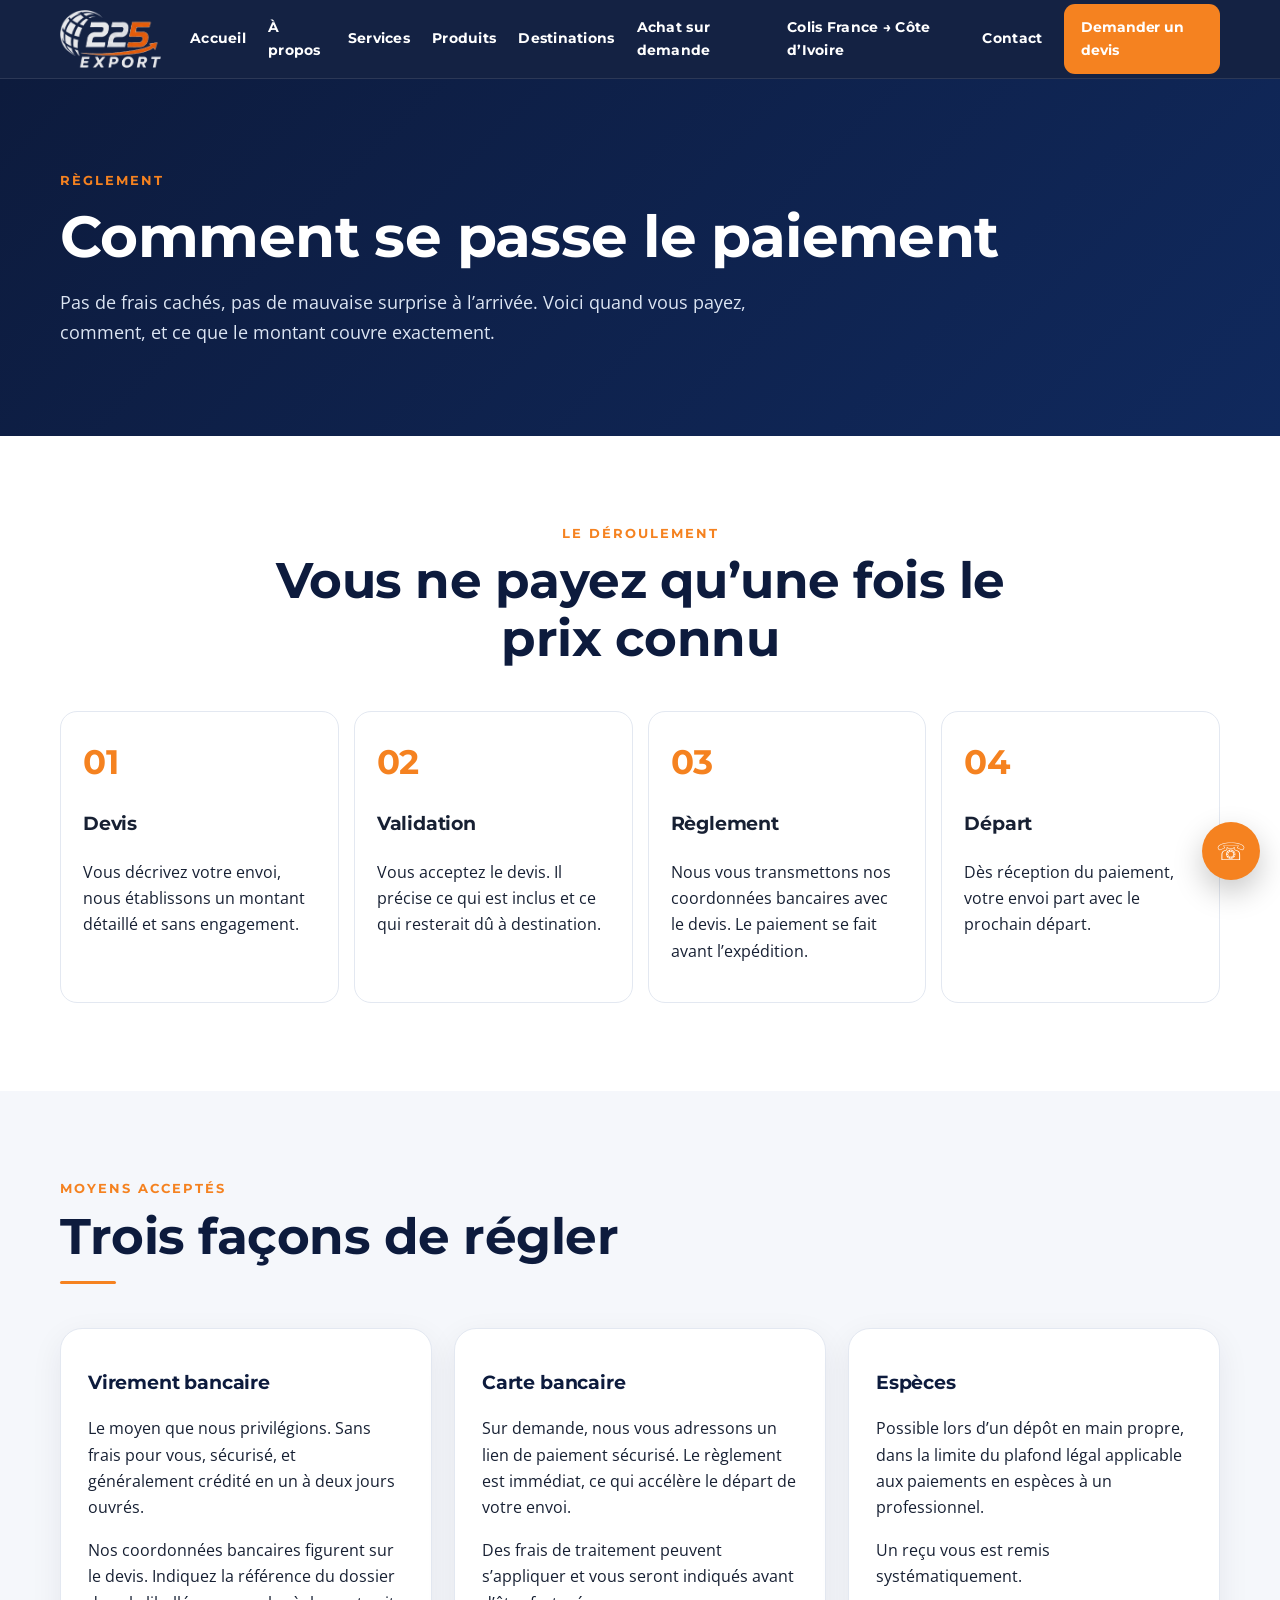
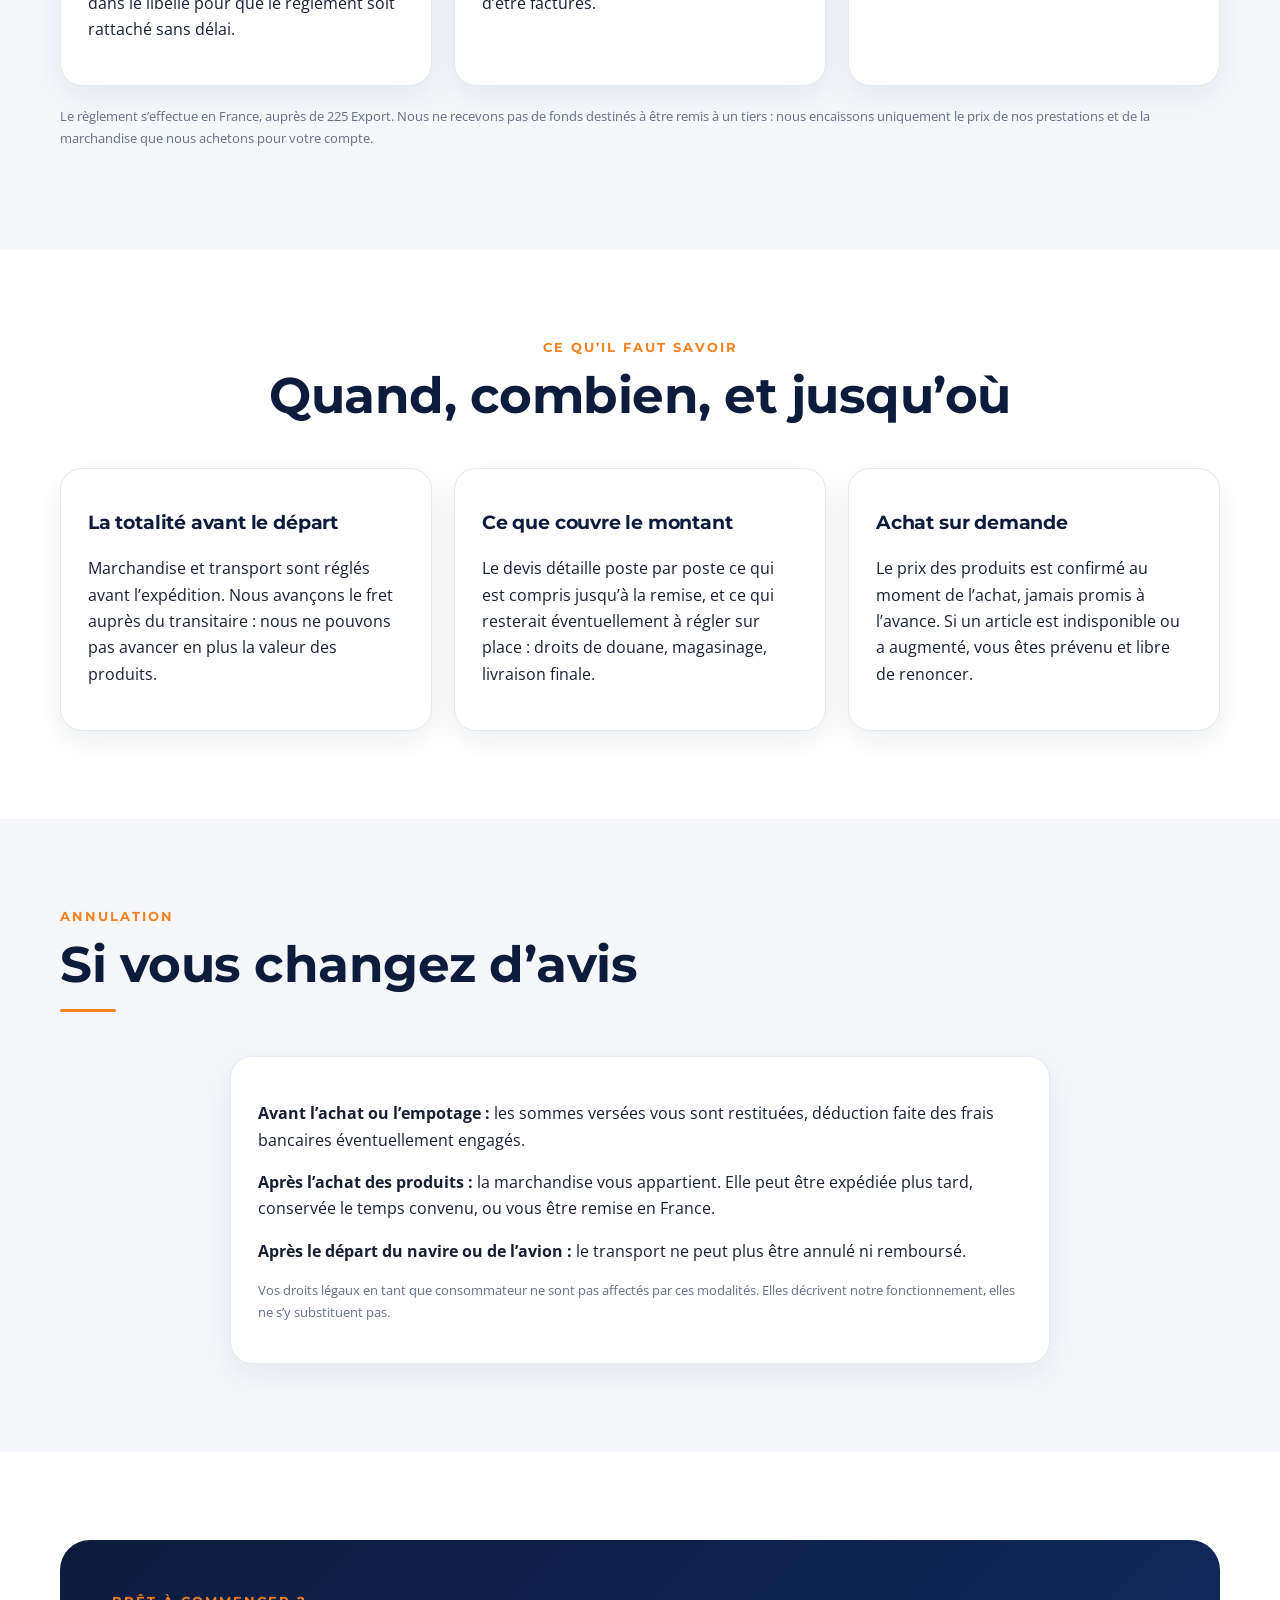
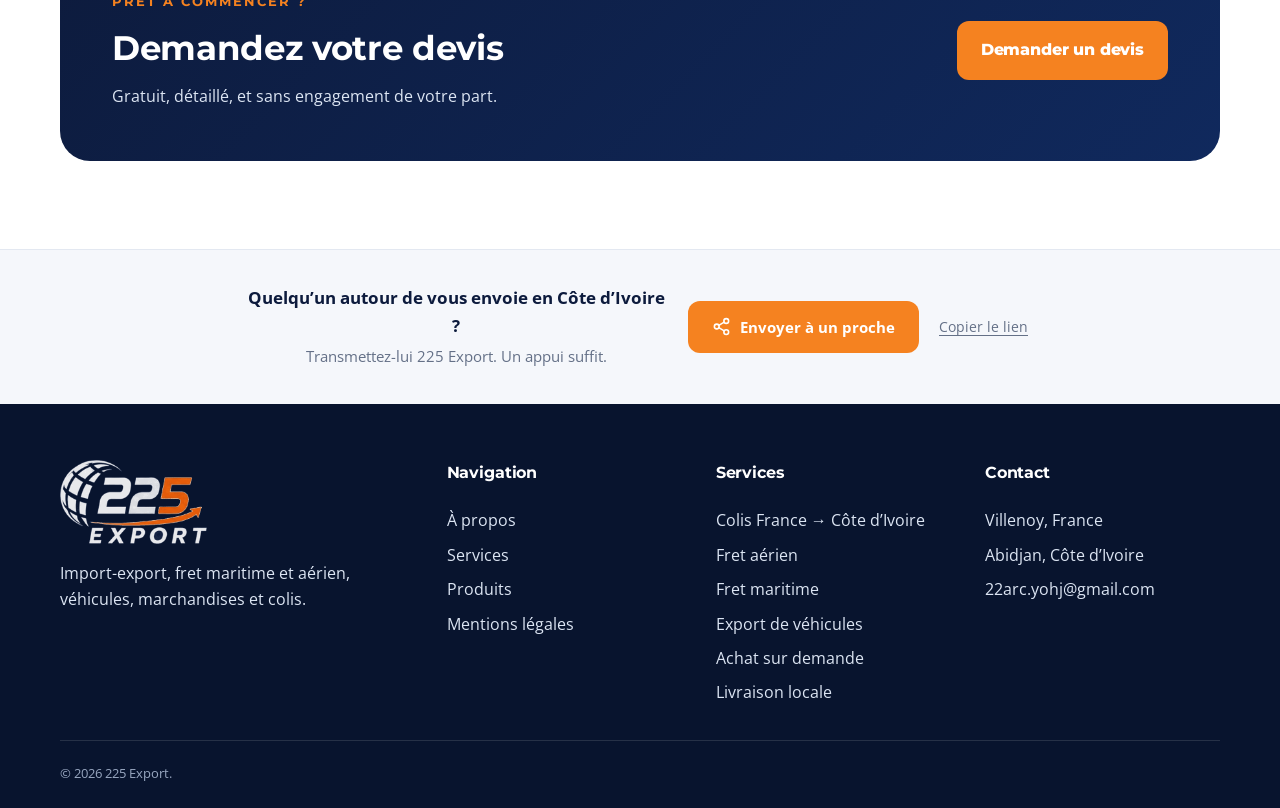
<file: reglement.html>
<!doctype html>
<html lang="fr"><head><meta charset="utf-8"><meta name="viewport" content="width=device-width,initial-scale=1">
<title>Règlement | 225 Export</title><meta name="description" content="Moyens de paiement, moment du règlement et conditions d’annulation chez 225 Export.">
<meta property="og:type" content="website"><meta property="og:site_name" content="225 Export"><meta property="og:locale" content="fr_FR"><meta property="og:title" content="Règlement | 225 Export"><meta property="og:description" content="Moyens de paiement, moment du règlement et conditions d’annulation chez 225 Export."><meta property="og:url" content="https://22arc-yohj.github.io/225-Export/reglement.html"><meta property="og:image" content="https://22arc-yohj.github.io/225-Export/assets/partage.jpg"><meta property="og:image:width" content="1200"><meta property="og:image:height" content="640"><meta name="twitter:card" content="summary_large_image">
<link rel="icon" href="assets/favicon.ico" sizes="any">
<link rel="apple-touch-icon" href="assets/apple-touch-icon.png">
<link rel="preconnect" href="https://fonts.googleapis.com">
<link rel="preconnect" href="https://fonts.gstatic.com" crossorigin>
<link href="https://fonts.googleapis.com/css2?family=Montserrat:wght@700&family=Open+Sans:wght@400;600;700&display=swap" rel="stylesheet">
<link rel="stylesheet" href="assets/style.css"></head><body>
<header>
<div class="container nav">
<a class="brand" href="index.html">
<div class="logo-mark">225</div>
<div class="brand-text"><strong>225 EXPORT</strong><small>Acheter en France, livrer en Côte d’Ivoire.</small></div>
</a>
<button class="menu-btn" aria-label="Ouvrir le menu">☰</button>
<nav class="navlinks">
<a href="index.html">Accueil</a>
<a href="a-propos.html">À propos</a>
<a href="services.html">Services</a>
<a href="produits.html">Produits</a>
<a href="destinations.html">Destinations</a>
<a href="achat-sur-demande.html">Achat sur demande</a>
<a href="colis-france-cote-ivoire.html">Colis France → Côte d’Ivoire</a>
<a href="contact.html">Contact</a>
<a class="nav-cta" href="devis.html">Demander un devis</a>
</nav>
</div>
</header>
<main>
<section class="page-hero"><div class="container">
<div class="kicker">Règlement</div>
<h1>Comment se passe le paiement</h1>
<p>Pas de frais cachés, pas de mauvaise surprise à l’arrivée. Voici quand vous payez, comment, et ce que le montant couvre exactement.</p>
</div></section>

<section class="section"><div class="container">
<div class="section-head">
<div class="kicker">Le déroulement</div>
<h2>Vous ne payez qu’une fois le prix connu</h2>
</div>
<div class="process" style="grid-template-columns:repeat(auto-fit,minmax(200px,1fr))">
<div class="step"><strong>01</strong><h3>Devis</h3><p>Vous décrivez votre envoi, nous établissons un montant détaillé et sans engagement.</p></div>
<div class="step"><strong>02</strong><h3>Validation</h3><p>Vous acceptez le devis. Il précise ce qui est inclus et ce qui resterait dû à destination.</p></div>
<div class="step"><strong>03</strong><h3>Règlement</h3><p>Nous vous transmettons nos coordonnées bancaires avec le devis. Le paiement se fait avant l’expédition.</p></div>
<div class="step"><strong>04</strong><h3>Départ</h3><p>Dès réception du paiement, votre envoi part avec le prochain départ.</p></div>
</div>
</div></section>

<section class="section alt"><div class="container">
<div class="section-head gauche">
<div class="kicker">Moyens acceptés</div>
<h2>Trois façons de régler</h2>
</div>
<div class="grid-3">
<div class="card"><h3>Virement bancaire</h3><p>Le moyen que nous privilégions. Sans frais pour vous, sécurisé, et généralement crédité en un à deux jours ouvrés.</p><p>Nos coordonnées bancaires figurent sur le devis. Indiquez la référence du dossier dans le libellé pour que le règlement soit rattaché sans délai.</p></div>
<div class="card"><h3>Carte bancaire</h3><p>Sur demande, nous vous adressons un lien de paiement sécurisé. Le règlement est immédiat, ce qui accélère le départ de votre envoi.</p><p>Des frais de traitement peuvent s’appliquer et vous seront indiqués avant d’être facturés.</p></div>
<div class="card"><h3>Espèces</h3><p>Possible lors d’un dépôt en main propre, dans la limite du plafond légal applicable aux paiements en espèces à un professionnel.</p><p>Un reçu vous est remis systématiquement.</p></div>
</div>
<p class="notice" style="margin-top:20px">Le règlement s’effectue en France, auprès de 225 Export. Nous ne recevons pas de fonds destinés à être remis à un tiers : nous encaissons uniquement le prix de nos prestations et de la marchandise que nous achetons pour votre compte.</p>
</div></section>

<section class="section"><div class="container">
<div class="section-head">
<div class="kicker">Ce qu’il faut savoir</div>
<h2>Quand, combien, et jusqu’où</h2>
</div>
<div class="grid-3">
<div class="card"><h3>La totalité avant le départ</h3><p>Marchandise et transport sont réglés avant l’expédition. Nous avançons le fret auprès du transitaire : nous ne pouvons pas avancer en plus la valeur des produits.</p></div>
<div class="card"><h3>Ce que couvre le montant</h3><p>Le devis détaille poste par poste ce qui est compris jusqu’à la remise, et ce qui resterait éventuellement à régler sur place : droits de douane, magasinage, livraison finale.</p></div>
<div class="card"><h3>Achat sur demande</h3><p>Le prix des produits est confirmé au moment de l’achat, jamais promis à l’avance. Si un article est indisponible ou a augmenté, vous êtes prévenu et libre de renoncer.</p></div>
</div>
</div></section>

<section class="section alt"><div class="container">
<div class="section-head gauche">
<div class="kicker">Annulation</div>
<h2>Si vous changez d’avis</h2>
</div>
<div class="card" style="max-width:820px;margin:0 auto">
<p><strong>Avant l’achat ou l’empotage :</strong> les sommes versées vous sont restituées, déduction faite des frais bancaires éventuellement engagés.</p>
<p><strong>Après l’achat des produits :</strong> la marchandise vous appartient. Elle peut être expédiée plus tard, conservée le temps convenu, ou vous être remise en France.</p>
<p><strong>Après le départ du navire ou de l’avion :</strong> le transport ne peut plus être annulé ni remboursé.</p>
<p class="notice">Vos droits légaux en tant que consommateur ne sont pas affectés par ces modalités. Elles décrivent notre fonctionnement, elles ne s’y substituent pas.</p>
</div>
</div></section>

<section class="section"><div class="container"><div class="band">
<div>
<div class="kicker">Prêt à commencer ?</div>
<h2 style="font-size:clamp(24px,5vw,34px);margin:7px 0">Demandez votre devis</h2>
<p style="margin:0;color:#DCE5F3">Gratuit, détaillé, et sans engagement de votre part.</p>
</div>
<a class="btn btn-primary" href="devis.html">Demander un devis</a>
</div></div></section>
</main>
<a class="floating" href="contact.html" aria-label="Nous contacter">☏</a>
<footer>
<div class="container">
<div class="footer-grid">
<div><div class="brand"><div class="logo-mark">225</div><div class="brand-text"><strong>225 EXPORT</strong><small>Acheter en France, livrer en Côte d’Ivoire.</small></div></div><p>Import-export, fret maritime et aérien, véhicules, marchandises et colis.</p></div>
<div><h4>Navigation</h4><ul><li><a href="a-propos.html">À propos</a></li><li><a href="services.html">Services</a></li><li><a href="produits.html">Produits</a></li><li><a href="mentions-legales.html">Mentions légales</a></li></ul></div>
<div><h4>Services</h4><ul><li><a href="colis-france-cote-ivoire.html">Colis France → Côte d’Ivoire</a></li><li>Fret aérien</li><li>Fret maritime</li><li>Export de véhicules</li><li><a href="achat-sur-demande.html">Achat sur demande</a></li><li>Livraison locale</li></ul></div>
<div><h4>Contact</h4><ul><li>Villenoy, France</li><li>Abidjan, Côte d’Ivoire</li><li>22arc.yohj@gmail.com</li></ul></div>
</div>
<div class="copyright">© 2026 225 Export.</div>
</div>
</footer>
<script src="assets/site.js"></script>
<script src="assets/partage.js" defer></script>
</body></html>
</file>
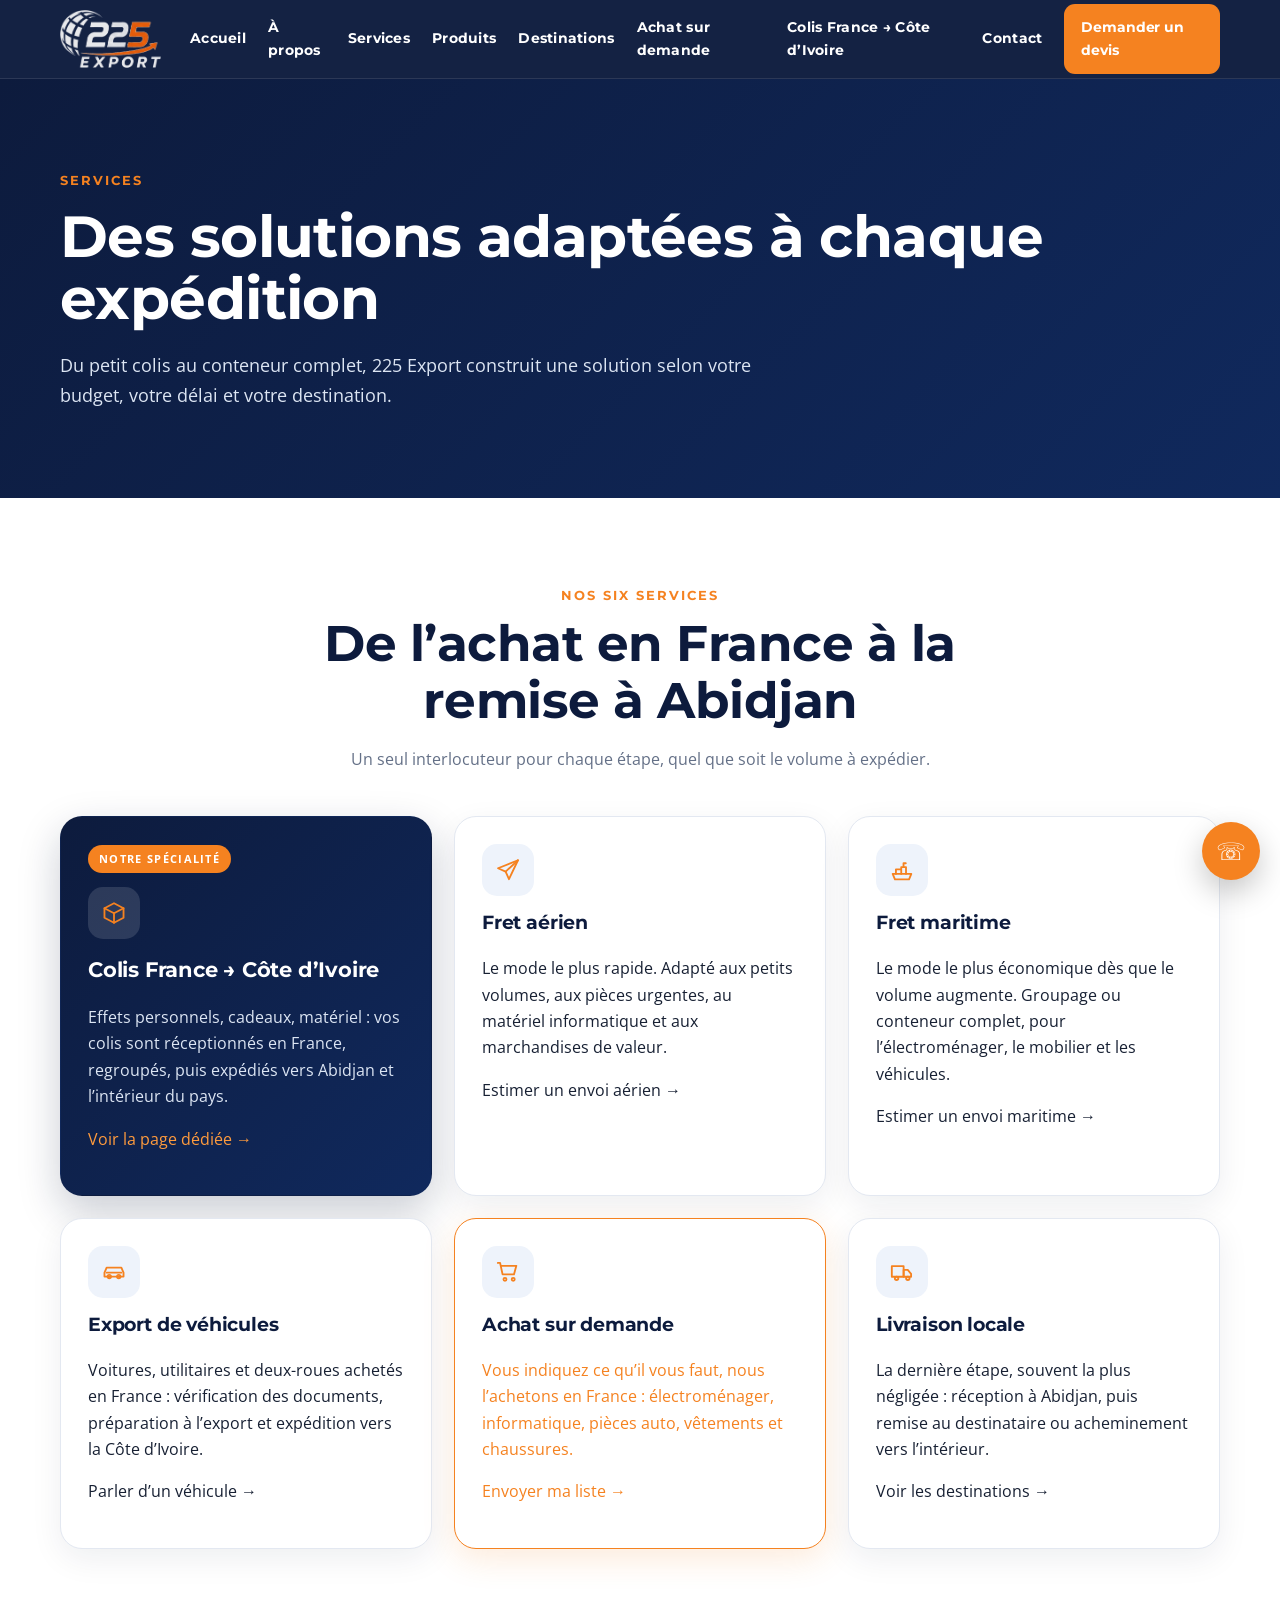
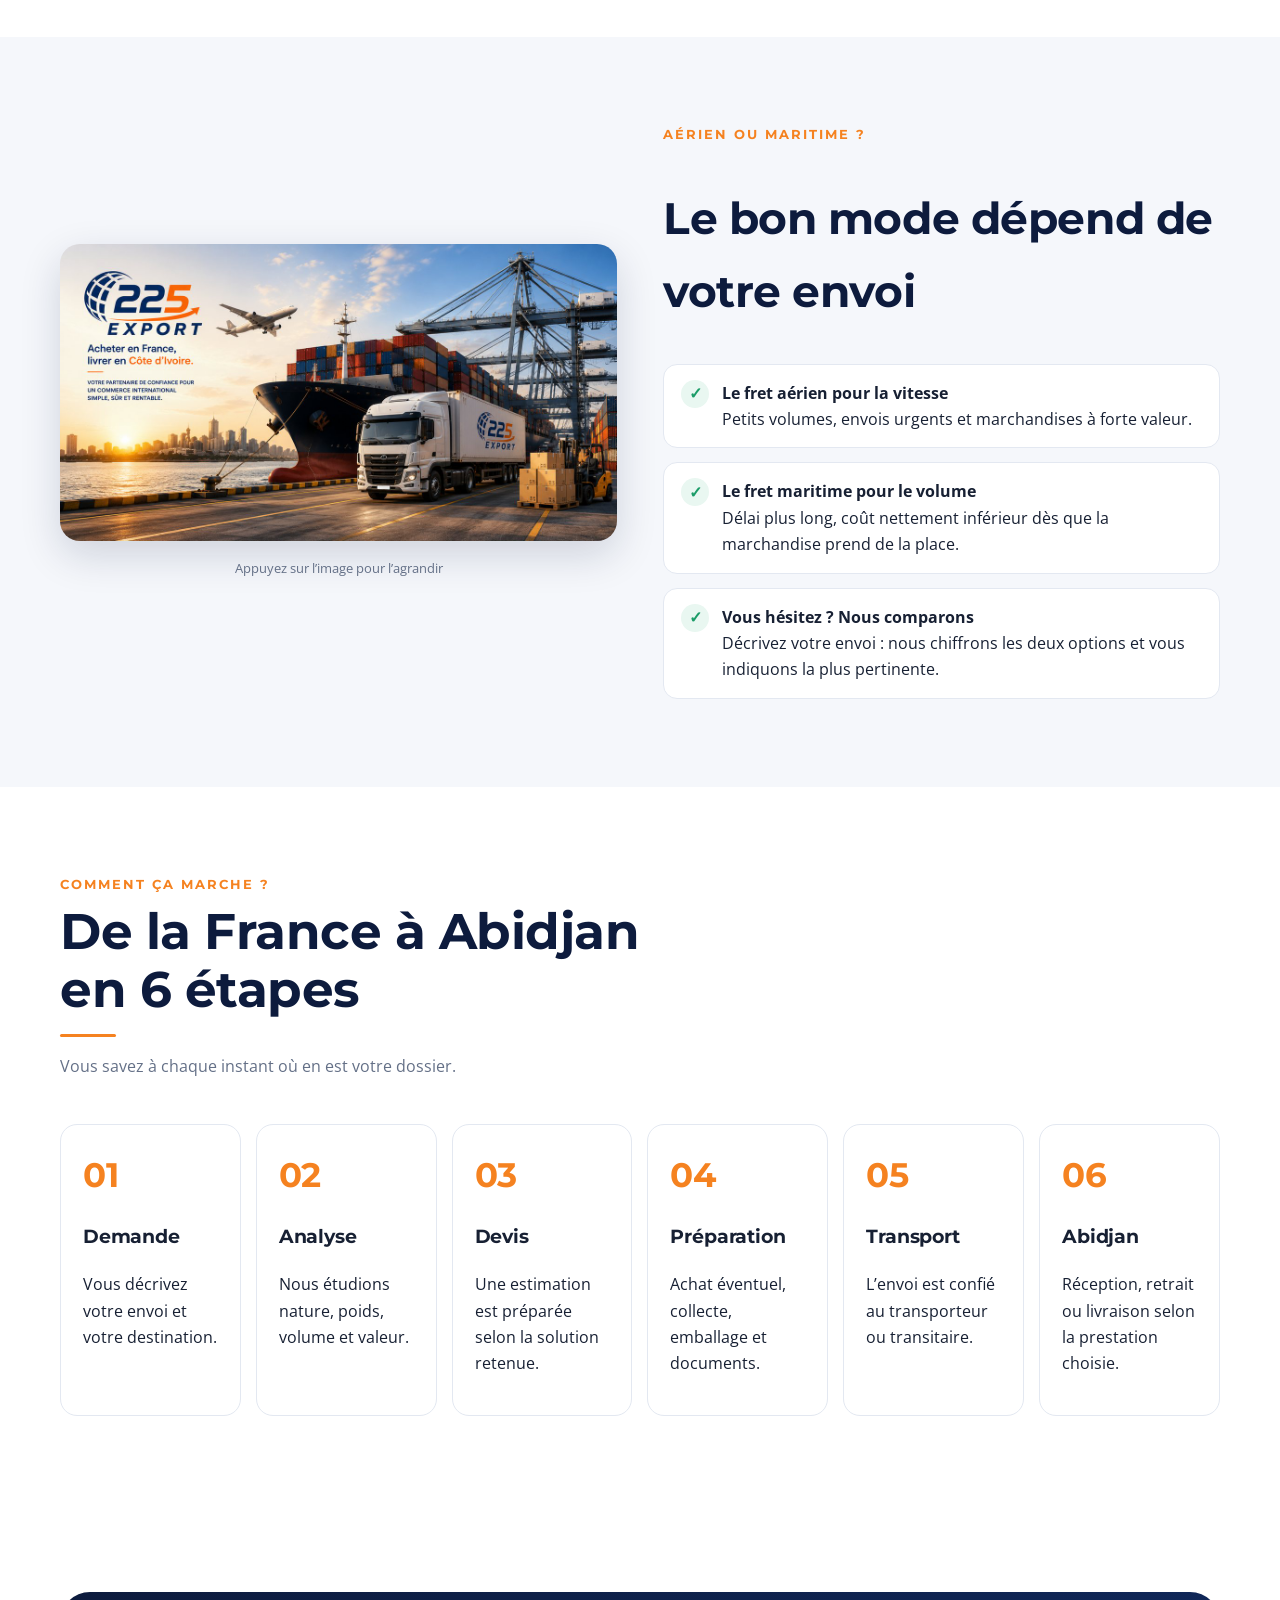
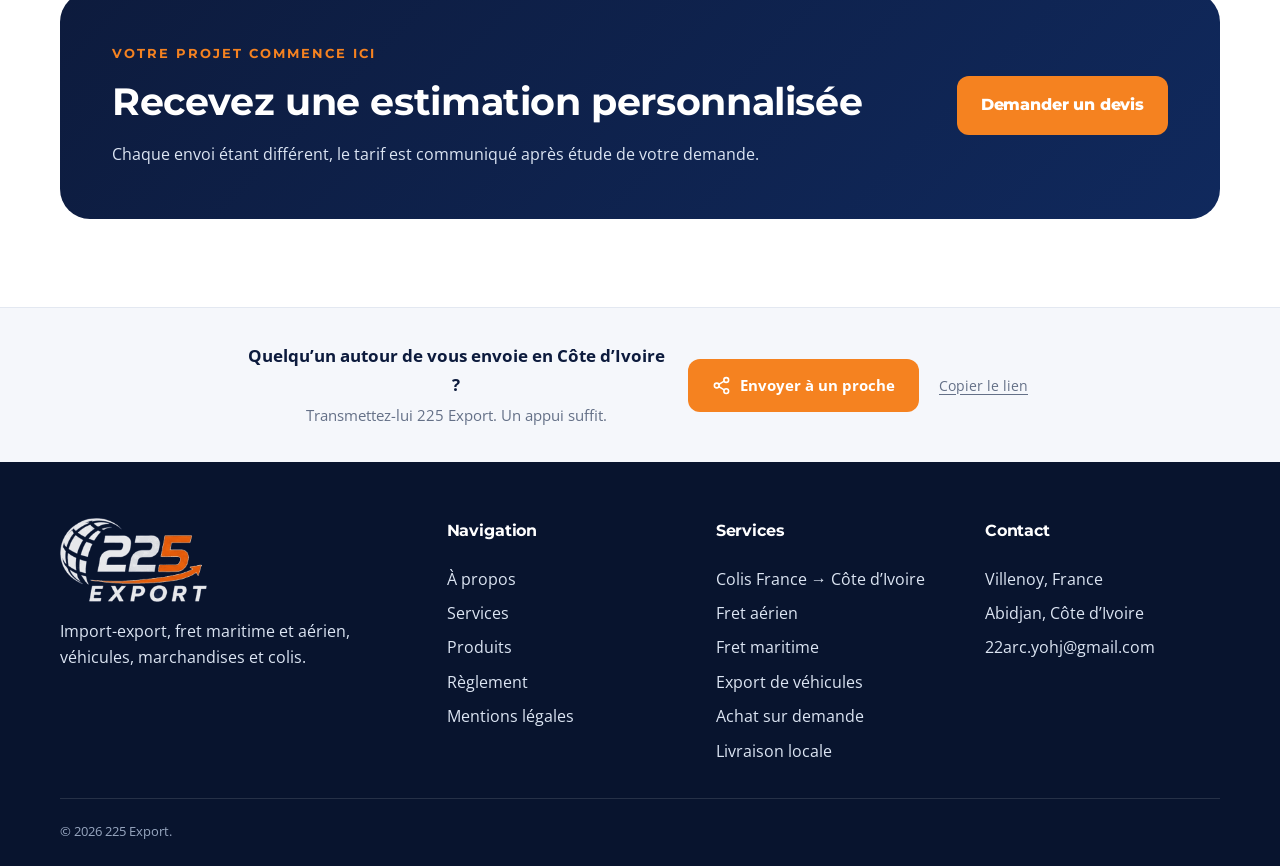
<file: services.html>
<!doctype html>
<html lang="fr"><head><meta charset="utf-8"><meta name="viewport" content="width=device-width,initial-scale=1">
<title>Services | 225 Export</title><meta name="description" content="Colis, fret aérien, fret maritime, export de véhicules, achat sur demande et livraison locale entre la France et la Côte d’Ivoire.">
<meta property="og:type" content="website"><meta property="og:site_name" content="225 Export"><meta property="og:locale" content="fr_FR"><meta property="og:title" content="Services | 225 Export"><meta property="og:description" content="Colis, fret aérien, fret maritime, export de véhicules, achat sur demande et livraison locale entre la France et la Côte d’Ivoire."><meta property="og:url" content="https://22arc-yohj.github.io/225-Export/services.html"><meta property="og:image" content="https://22arc-yohj.github.io/225-Export/assets/partage.jpg"><meta property="og:image:width" content="1200"><meta property="og:image:height" content="640"><meta name="twitter:card" content="summary_large_image">
<link rel="icon" href="assets/favicon.ico" sizes="any">
<link rel="apple-touch-icon" href="assets/apple-touch-icon.png">
<link rel="preconnect" href="https://fonts.googleapis.com">
<link rel="preconnect" href="https://fonts.gstatic.com" crossorigin>
<link href="https://fonts.googleapis.com/css2?family=Montserrat:wght@700&family=Open+Sans:wght@400;600;700&display=swap" rel="stylesheet">
<link rel="stylesheet" href="assets/style.css"></head><body>
<header>
<div class="container nav">
<a class="brand" href="index.html">
<div class="logo-mark">225</div>
<div class="brand-text"><strong>225 EXPORT</strong><small>Acheter en France, livrer en Côte d’Ivoire.</small></div>
</a>
<button class="menu-btn" aria-label="Ouvrir le menu">☰</button>
<nav class="navlinks">
<a href="index.html">Accueil</a>
<a href="a-propos.html">À propos</a>
<a href="services.html">Services</a>
<a href="produits.html">Produits</a>
<a href="destinations.html">Destinations</a>
<a href="achat-sur-demande.html">Achat sur demande</a>
<a href="colis-france-cote-ivoire.html">Colis France → Côte d’Ivoire</a>
<a href="contact.html">Contact</a>
<a class="nav-cta" href="devis.html">Demander un devis</a>
</nav>
</div>
</header>

<main>

<section class="page-hero"><div class="container">
<div class="kicker">Services</div>
<h1>Des solutions adaptées à chaque expédition</h1>
<p>Du petit colis au conteneur complet, 225 Export construit une solution selon votre budget, votre délai et votre destination.</p>
</div></section>

<section class="section"><div class="container">
<div class="section-head">
<div class="kicker">Nos six services</div>
<h2>De l’achat en France à la remise à Abidjan</h2>
<p>Un seul interlocuteur pour chaque étape, quel que soit le volume à expédier.</p>
</div>
<div class="grid-3">

<div class="card phare"><span class="etiq">Notre spécialité</span><div class="icon"><svg width="26" height="26" viewBox="0 0 24 24" fill="none" style="stroke:var(--orange)" stroke-width="1.7" stroke-linecap="round" stroke-linejoin="round" aria-hidden="true"><path d="M3.2 7.6 12 3l8.8 4.6v8.8L12 21l-8.8-4.6z"/><path d="M3.2 7.6 12 12.2l8.8-4.6M12 12.2V21"/></svg></div><h3>Colis France → Côte d’Ivoire</h3>
<p>Effets personnels, cadeaux, matériel : vos colis sont réceptionnés en France, regroupés, puis expédiés vers Abidjan et l’intérieur du pays.</p>
<p><a href="colis-france-cote-ivoire.html">Voir la page dédiée →</a></p></div>

<div class="card"><div class="icon"><svg width="26" height="26" viewBox="0 0 24 24" fill="none" style="stroke:var(--orange)" stroke-width="1.7" stroke-linecap="round" stroke-linejoin="round" aria-hidden="true"><path d="M21.2 3 2.8 10.4l7 3.1 3.1 7z"/><path d="M21.2 3 9.8 13.5"/></svg></div><h3>Fret aérien</h3>
<p>Le mode le plus rapide. Adapté aux petits volumes, aux pièces urgentes, au matériel informatique et aux marchandises de valeur.</p>
<p><a href="devis.html">Estimer un envoi aérien →</a></p></div>

<div class="card"><div class="icon"><svg width="26" height="26" viewBox="0 0 24 24" fill="none" style="stroke:var(--orange)" stroke-width="1.7" stroke-linecap="round" stroke-linejoin="round" aria-hidden="true"><path d="M3.4 15.6h17.2l-2.1 5H5.5z"/><path d="M6.4 15.6v-4.2h4.9v4.2M11.3 15.6V9.3h4.4v6.3"/><path d="M13.4 9.3V5.8h2.1"/></svg></div><h3>Fret maritime</h3>
<p>Le mode le plus économique dès que le volume augmente. Groupage ou conteneur complet, pour l’électroménager, le mobilier et les véhicules.</p>
<p><a href="devis.html">Estimer un envoi maritime →</a></p></div>

<div class="card"><div class="icon"><svg width="26" height="26" viewBox="0 0 24 24" fill="none" style="stroke:var(--orange)" stroke-width="1.7" stroke-linecap="round" stroke-linejoin="round" aria-hidden="true"><path d="M3.2 16.2v-3.6l2-4.6h13.6l2 4.6v3.6z"/><path d="M5.2 12.6h13.6"/><circle cx="7.6" cy="16.2" r="1.6"/><circle cx="16.4" cy="16.2" r="1.6"/></svg></div><h3>Export de véhicules</h3>
<p>Voitures, utilitaires et deux-roues achetés en France : vérification des documents, préparation à l’export et expédition vers la Côte d’Ivoire.</p>
<p><a href="devis.html">Parler d’un véhicule →</a></p></div>

<div class="card accent"><div class="icon"><svg width="26" height="26" viewBox="0 0 24 24" fill="none" style="stroke:var(--orange)" stroke-width="1.7" stroke-linecap="round" stroke-linejoin="round" aria-hidden="true"><path d="M2.6 3.6h2.1l2.3 10.6h10.5l2.2-7.9H6.2"/><circle cx="9.2" cy="18.8" r="1.4"/><circle cx="16.8" cy="18.8" r="1.4"/></svg></div><h3>Achat sur demande</h3>
<p>Vous indiquez ce qu’il vous faut, nous l’achetons en France : électroménager, informatique, pièces auto, vêtements et chaussures.</p>
<p><a href="achat-sur-demande.html">Envoyer ma liste →</a></p></div>

<div class="card"><div class="icon"><svg width="26" height="26" viewBox="0 0 24 24" fill="none" style="stroke:var(--orange)" stroke-width="1.7" stroke-linecap="round" stroke-linejoin="round" aria-hidden="true"><path d="M2.6 6.6h10.9v9.8H2.6z"/><path d="M13.5 10.1h3.8l3.1 3.6v2.7h-6.9z"/><circle cx="7" cy="17.8" r="1.6"/><circle cx="17.4" cy="17.8" r="1.6"/></svg></div><h3>Livraison locale</h3>
<p>La dernière étape, souvent la plus négligée : réception à Abidjan, puis remise au destinataire ou acheminement vers l’intérieur.</p>
<p><a href="destinations.html">Voir les destinations →</a></p></div>

</div></div></section>

<section class="section alt"><div class="container split">
<div class="zoom-lot"><img class="zoomable" src="assets/visuel-port.jpg" alt="Porte-conteneurs, camion et avion au port — 225 Export, acheter en France, livrer en Côte d’Ivoire"><p class="zoom-aide">Appuyez sur l’image pour l’agrandir</p></div>
<div>
<div class="kicker">Aérien ou maritime ?</div>
<h2 style="color:var(--navy);font-size:clamp(28px,5vw,44px)">Le bon mode dépend de votre envoi</h2>
<div class="checks">
<div class="check"><span>✓</span><div><b>Le fret aérien pour la vitesse</b><br>Petits volumes, envois urgents et marchandises à forte valeur.</div></div>
<div class="check"><span>✓</span><div><b>Le fret maritime pour le volume</b><br>Délai plus long, coût nettement inférieur dès que la marchandise prend de la place.</div></div>
<div class="check"><span>✓</span><div><b>Vous hésitez ? Nous comparons</b><br>Décrivez votre envoi : nous chiffrons les deux options et vous indiquons la plus pertinente.</div></div>
</div>
</div>
</div></section>

<section class="section"><div class="container">
<div class="section-head gauche">
<div class="kicker">Comment ça marche ?</div>
<h2>De la France à Abidjan en 6 étapes</h2>
<p>Vous savez à chaque instant où en est votre dossier.</p>
</div>
<div class="process" style="grid-template-columns:repeat(auto-fit,minmax(170px,1fr))">
<div class="step"><strong>01</strong><h3>Demande</h3><p>Vous décrivez votre envoi et votre destination.</p></div>
<div class="step"><strong>02</strong><h3>Analyse</h3><p>Nous étudions nature, poids, volume et valeur.</p></div>
<div class="step"><strong>03</strong><h3>Devis</h3><p>Une estimation est préparée selon la solution retenue.</p></div>
<div class="step"><strong>04</strong><h3>Préparation</h3><p>Achat éventuel, collecte, emballage et documents.</p></div>
<div class="step"><strong>05</strong><h3>Transport</h3><p>L’envoi est confié au transporteur ou transitaire.</p></div>
<div class="step"><strong>06</strong><h3>Abidjan</h3><p>Réception, retrait ou livraison selon la prestation choisie.</p></div>
</div>
</div></section>

<section class="section"><div class="container"><div class="band">
<div>
<div class="kicker">Votre projet commence ici</div>
<h2 style="font-size:clamp(26px,5vw,38px);margin:7px 0">Recevez une estimation personnalisée</h2>
<p style="margin:0;color:#DCE5F3">Chaque envoi étant différent, le tarif est communiqué après étude de votre demande.</p>
</div>
<a class="btn btn-primary" href="devis.html">Demander un devis</a>
</div></div></section>

</main>

<a class="floating" href="contact.html" aria-label="Nous contacter">☏</a>
<footer>
<div class="container">
<div class="footer-grid">
<div><div class="brand"><div class="logo-mark">225</div><div class="brand-text"><strong>225 EXPORT</strong><small>Acheter en France, livrer en Côte d’Ivoire.</small></div></div><p>Import-export, fret maritime et aérien, véhicules, marchandises et colis.</p></div>
<div><h4>Navigation</h4><ul><li><a href="a-propos.html">À propos</a></li><li><a href="services.html">Services</a></li><li><a href="produits.html">Produits</a></li><li><a href="reglement.html">Règlement</a></li><li><a href="mentions-legales.html">Mentions légales</a></li></ul></div>
<div><h4>Services</h4><ul><li><a href="colis-france-cote-ivoire.html">Colis France → Côte d’Ivoire</a></li><li>Fret aérien</li><li>Fret maritime</li><li>Export de véhicules</li><li><a href="achat-sur-demande.html">Achat sur demande</a></li><li>Livraison locale</li></ul></div>
<div><h4>Contact</h4><ul><li>Villenoy, France</li><li>Abidjan, Côte d’Ivoire</li><li>22arc.yohj@gmail.com</li></ul></div>
</div>
<div class="copyright">© 2026 225 Export.</div>
</div>
</footer>
<script src="assets/site.js"></script>
<script src="assets/zoom.js" defer></script>
<script src="assets/partage.js" defer></script>
</body></html>
</file>
<file: assets/style.css>
:root{
  --navy:#0D1B3D;
  --navy-2:#10295D;
  --blue:#1565C0;
  --orange:#F58220;
  --orange-2:#FF9B3D;
  --white:#FFFFFF;
  --light:#F5F7FB;
  --line:#E3E8F1;
  --ink:#172033;
  --muted:#647087;
  --success:#1B9C68;
  --radius:22px;
  --shadow:0 18px 55px rgba(13,27,61,.14);
}
*{box-sizing:border-box}
html{scroll-behavior:smooth}
body{margin:0;font-family:'Open Sans',Arial,Helvetica,sans-serif;color:var(--ink);background:#fff;line-height:1.65}
h1,h2,h3,h4,.kicker,.brand-text strong,.btn,.nav-cta,.navlinks,.stat strong,.step strong,.logo-mark{font-family:'Montserrat','Open Sans',Arial,Helvetica,sans-serif;letter-spacing:-.01em}
.kicker,.navlinks{letter-spacing:.02em}
a{text-decoration:none;color:inherit}
img{max-width:100%;display:block}
button,input,textarea,select{font:inherit}
.container{width:min(1160px,92%);margin:auto}
.topbar{background:#08142E;color:#DCE5F3;font-size:13px}
.topbar .container{display:flex;justify-content:space-between;gap:20px;padding:8px 0}
header{position:sticky;top:0;z-index:60;background:rgba(13,27,61,.97);backdrop-filter:blur(14px);border-bottom:1px solid rgba(255,255,255,.1)}
.nav{min-height:78px;display:flex;align-items:center;justify-content:space-between;gap:28px;color:#fff}
.brand{display:flex;align-items:center;gap:12px}
.logo-mark{width:102px;height:58px;flex:none;background:url('logo-blanc.png') left center/contain no-repeat;font-size:0;color:transparent;line-height:0}
footer .logo-mark{width:148px;height:84px}
.brand-text{display:none}
.brand-text strong{display:block;font-size:23px;letter-spacing:1.5px}
.brand-text small{font-size:11px;color:#C9D4E8}
.navlinks{display:flex;align-items:center;gap:22px;font-weight:700;font-size:14px}
/* nav-serre : evite le debordement du menu sur les ecrans intermediaires */
@media(min-width:961px) and (max-width:1180px){.navlinks{gap:13px;font-size:13px}}
.navlinks a:hover,.navlinks a.active{color:var(--orange)}
.nav-cta{padding:12px 17px;border-radius:11px;background:var(--orange);color:#fff}
.menu-btn{display:none;background:none;border:0;color:#fff;font-size:28px}
.hero{position:relative;overflow:hidden;color:#fff;background:
linear-gradient(105deg,rgba(8,20,46,.98) 0%,rgba(13,27,61,.9) 50%,rgba(13,27,61,.62) 100%),
url('hero.jpg') center/cover no-repeat}
.hero::after{content:"";position:absolute;width:520px;height:520px;border:80px solid rgba(245,130,32,.12);border-radius:50%;right:-160px;bottom:-260px}
.hero-grid{min-height:690px;display:grid;grid-template-columns:1.15fr .85fr;gap:50px;align-items:center;padding:90px 0;position:relative;z-index:2}
.kicker{font-size:12.5px;text-transform:uppercase;letter-spacing:2px;color:var(--orange);font-weight:700}
h1{font-size:clamp(29px,6vw,70px);line-height:1.08;margin:14px 0 20px}
h1 span,.accent{color:var(--orange)}
.lead{font-size:20px;max-width:710px;color:#E9EEF7}
.actions{display:flex;gap:14px;flex-wrap:wrap;margin-top:28px}
.btn{display:inline-flex;align-items:center;justify-content:center;gap:8px;padding:14px 22px;border-radius:12px;font-weight:800;border:2px solid transparent;transition:.25s}
.btn-primary{background:var(--orange);color:#fff}
.btn-primary:hover{transform:translateY(-2px);filter:brightness(.97)}
.btn-outline{border-color:rgba(255,255,255,.5);color:#fff}
.btn-outline:hover{background:#fff;color:var(--navy)}
.hero-panel{background:rgba(255,255,255,.1);border:1px solid rgba(255,255,255,.18);border-radius:var(--radius);padding:28px;box-shadow:var(--shadow)}
.hero-panel h3{margin:0 0 16px}
.stats{display:grid;grid-template-columns:repeat(2,1fr);gap:13px}
.stat{background:rgba(255,255,255,.08);border-radius:14px;padding:18px}
.stat strong{display:block;font-size:29px;color:var(--orange)}
.section{padding:88px 0}
.alt{background:var(--light)}
.section-head{text-align:center;max-width:760px;margin:0 auto 44px}
.section-head.gauche{text-align:left;margin-left:0;max-width:640px}
.section-head.gauche h2::after{content:"";display:block;width:56px;height:3px;background:var(--orange);border-radius:2px;margin-top:16px}
.section-head h2{font-size:clamp(26px,4vw,50px);color:var(--navy);margin:8px 0 12px;line-height:1.15}
.section-head p{color:var(--muted)}
.grid-3{display:grid;grid-template-columns:repeat(3,1fr);gap:22px}
.grid-4{display:grid;grid-template-columns:repeat(4,1fr);gap:20px}
.card{background:#fff;border:1px solid var(--line);border-radius:var(--radius);padding:27px;box-shadow:0 10px 32px rgba(13,27,61,.07)}
.card h3{color:var(--navy);margin:12px 0 9px}
.etiq{display:inline-block;background:var(--orange);color:#fff;font-size:11px;font-weight:700;letter-spacing:.12em;text-transform:uppercase;padding:5px 11px;border-radius:99px;margin-bottom:14px}
.card.phare{background:linear-gradient(135deg,var(--navy),var(--navy-2));border-color:transparent;color:#fff;box-shadow:0 16px 42px rgba(13,27,61,.22)}
.card.phare h3{color:#fff;font-size:21px;margin-top:14px}
.card.phare p{color:#DCE5F3}
.card.phare .icon{background:rgba(255,255,255,.13)}
.card.phare a{color:var(--orange-2)}
.card.accent{border-color:var(--orange);box-shadow:0 10px 32px rgba(245,130,32,.16)}
@keyframes trace{to{stroke-dashoffset:0}}
.icon svg,.product-visual svg{overflow:visible}
.icon svg.trace>*,.product-visual svg.trace>*{animation:trace .9s cubic-bezier(.4,0,.2,1) forwards}
.card{transition:transform .2s ease,box-shadow .2s ease}
.card:hover .icon,.card:hover .product-visual svg{transform:translateY(-3px)}
.icon,.product-visual svg{transition:transform .25s ease}
@media(prefers-reduced-motion:reduce){
 .icon svg.trace>*,.product-visual svg.trace>*{animation:none;stroke-dashoffset:0!important}
 .card:hover .icon,.card:hover .product-visual svg{transform:none}
}
.icon{width:52px;height:52px;border-radius:15px;display:grid;place-items:center;background:#EEF3FB;font-size:25px}
.product-card{overflow:hidden;padding:0}
.product-visual{height:170px;background:linear-gradient(135deg,#EAF0F8,#D5E1F0);display:grid;place-items:center;font-size:58px}
.grid-4 .product-card:nth-child(even) .product-visual{background:linear-gradient(135deg,#FDF1E6,#F7DFC8)}
.grid-4 .product-card:nth-child(even) .product-visual svg{stroke:var(--navy)!important}
.product-card .content{padding:22px}
.split{display:grid;grid-template-columns:1fr 1fr;gap:46px;align-items:center}
.checks{display:grid;gap:14px}
.check{display:flex;gap:13px;background:#fff;border:1px solid var(--line);border-radius:14px;padding:15px 17px}
.check span{width:28px;height:28px;border-radius:50%;background:#E9F7F1;color:var(--success);display:grid;place-items:center;font-weight:900;flex:none}
.jalons{position:relative;max-width:780px;margin:0 auto;padding-left:38px}
.jalons::before{content:"";position:absolute;left:12px;top:10px;bottom:10px;width:2px;background:var(--line)}
.jalon{position:relative;background:#fff;border:1px solid var(--line);border-radius:16px;padding:22px 24px;margin-bottom:18px;box-shadow:0 10px 30px rgba(13,27,61,.06)}
.jalon::before{content:"";position:absolute;left:-38px;top:26px;width:26px;height:26px;border-radius:50%;background:#fff;border:3px solid var(--line);box-sizing:border-box}
.jalon[data-etat="actif"]{border-color:var(--orange)}
.jalon[data-etat="actif"]::before{border-color:var(--orange);background:var(--orange)}
.jalon h3{margin:10px 0 8px;color:var(--navy)}
.jalon p{margin:0;color:var(--muted);line-height:1.6}
.etat{display:inline-block;font-size:11px;font-weight:700;letter-spacing:.12em;text-transform:uppercase;padding:5px 11px;border-radius:99px;background:#EEF1F6;color:var(--muted)}
.etat-actif{background:var(--orange);color:#fff}
@media(max-width:620px){.jalons{padding-left:32px}.jalons::before{left:9px}.jalon::before{left:-32px;width:22px;height:22px;top:24px}.jalon{padding:20px}}
.process{display:grid;grid-template-columns:repeat(5,1fr);gap:15px}
.step{background:#fff;border:1px solid var(--line);border-radius:17px;padding:22px}
.step strong{font-size:34px;color:var(--orange);font-weight:700}
.band{background:linear-gradient(135deg,var(--navy),var(--navy-2));color:#fff;border-radius:30px;padding:52px;display:flex;align-items:center;justify-content:space-between;gap:30px}
.page-hero{background:linear-gradient(135deg,var(--navy),var(--navy-2));color:#fff;padding:92px 0 70px}
.page-hero h1{font-size:clamp(27px,5vw,58px)}
.page-hero p{max-width:740px;color:#DCE5F3;font-size:18px}
.form-grid{display:grid;grid-template-columns:1fr 1fr;gap:18px}
.field{display:grid;gap:8px}
.field.full{grid-column:1/-1}
label{font-weight:700;color:var(--navy)}
input,select,textarea{width:100%;padding:14px 15px;border:1px solid #CFD7E4;border-radius:11px;background:#fff}
textarea{min-height:140px;resize:vertical}
.contact-grid{display:grid;grid-template-columns:.85fr 1.15fr;gap:30px}
.contact-card{background:var(--navy);color:#fff;border-radius:24px;padding:30px}
.contact-card h3{margin-top:0}
.contact-list{display:grid;gap:17px}
.notice{font-size:13px;color:var(--muted);margin-top:10px}
footer{background:#08142E;color:#DCE5F3;padding:56px 0 24px}
.footer-grid{display:grid;grid-template-columns:1.2fr .8fr .8fr .8fr;gap:34px}
footer h4{color:#fff;margin-top:0}
footer ul{list-style:none;padding:0;margin:0;display:grid;gap:8px}
footer a:hover{color:var(--orange)}
.copyright{border-top:1px solid rgba(255,255,255,.12);margin-top:34px;padding-top:22px;font-size:13px;color:#98A7C0}
.floating{position:fixed;right:20px;bottom:20px;z-index:50;background:var(--orange);color:#fff;width:58px;height:58px;border-radius:50%;display:grid;place-items:center;box-shadow:0 12px 30px rgba(0,0,0,.22);font-size:24px}
@media(max-width:960px){
 .navlinks{display:none;position:absolute;top:78px;left:0;right:0;background:var(--navy);padding:20px 4%;flex-direction:column;align-items:flex-start}
 .navlinks.open{display:flex}
 .menu-btn{display:block}
 .hero-grid,.split,.contact-grid,.footer-grid{grid-template-columns:1fr}
 .grid-3{grid-template-columns:repeat(2,1fr)}
 .grid-4{grid-template-columns:repeat(2,1fr)}
 .process{grid-template-columns:repeat(2,1fr)}
}
@media(max-width:620px){
 .topbar .container{flex-direction:column;gap:2px}
 .grid-3,.grid-4,.process,.form-grid{grid-template-columns:1fr}
 .stats{grid-template-columns:repeat(2,1fr)}
 .field.full{grid-column:auto}
 .section{padding:56px 0}
 .page-hero{padding:58px 0 46px}
 .hero-grid{min-height:auto;padding:52px 0}
 .band{padding:30px 22px;flex-direction:column;align-items:flex-start}
 .card{padding:22px}
 .lead{font-size:17px}
 .page-hero p{font-size:16px}
 .split h2,.band h2{font-size:28px!important}
 .hero{background-position:center,64% center}
}
</file>
